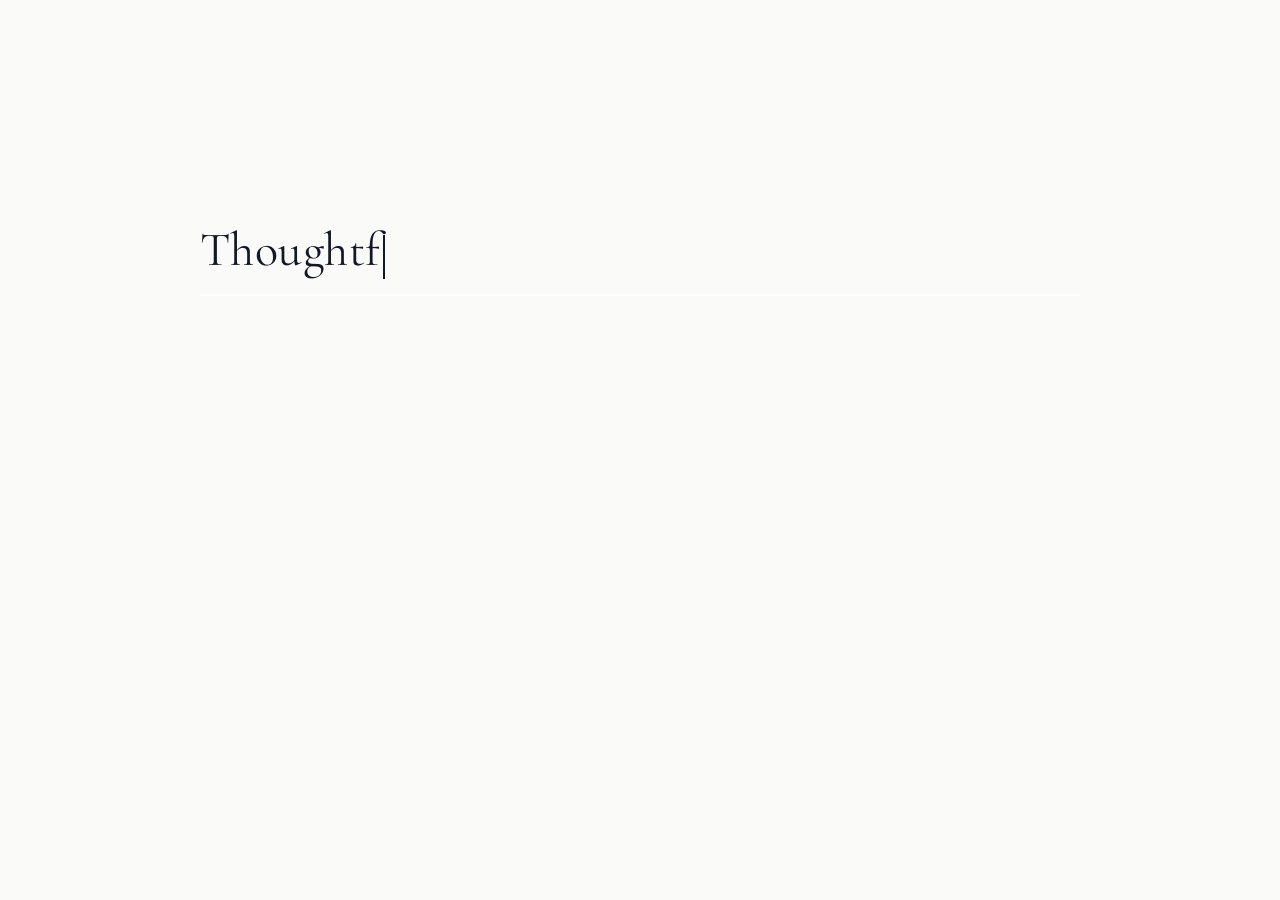
<file: index.html>
<!DOCTYPE HTML>
<!--
	Minimal hello page — same theme as index, fade-in only.
-->
<html>
	<head>
		<title>Hello · Billy Koech</title>
		<meta charset="utf-8" />
		<meta name="viewport" content="width=device-width, initial-scale=1, user-scalable=no" />
		<link rel="stylesheet" href="assets/css/main.css" />
		<link rel="stylesheet" href="assets/css/custom.css" />
		<noscript><link rel="stylesheet" href="assets/css/noscript.css" /></noscript>
	</head>
	<body class="is-preload homepage hello-page">

		<!-- Wrapper -->
			<div id="wrapper">

				<!-- Banner -->
					<section id="banner" class="major">
						<div class="inner">
							<header class="major">
								<h1><span id="typed1"></span><span class="cursor" id="cursor1" aria-hidden="true"></span></h1>
							</header>
							<div class="content">
								<p><span id="typed2"></span><span class="cursor" id="cursor2" aria-hidden="true"></span></p>
								<p><span id="typed3"></span><span class="cursor" id="cursor3" aria-hidden="true"></span></p>
							</div>
						</div>
					</section>

			</div>

		<!-- Scripts — vanilla preload only (no Forty/jQuery stack on this page) -->
			<script>
				(function() {
					window.addEventListener('load', function() {
						window.setTimeout(function() {
							document.body.classList.remove('is-preload');
						}, 100);
					});
				})();
			</script>
			<script>
				(function() {
					var line1 = "Thoughtful systems at the intersection of hardware, software, and people.";
					var line2 = "Hello, I am Billy. I spends a lot of time thinking about how technology shapes the future.";
					var line3 = "Today's question: What comes after LLMs, agents, and physical AI? Is a digital organism truly possible?";
					var delay = 45;
					var cursor1 = document.getElementById("cursor1");
					var cursor2 = document.getElementById("cursor2");
					var cursor3 = document.getElementById("cursor3");
					var typed1 = document.getElementById("typed1");
					var typed2 = document.getElementById("typed2");
					var typed3 = document.getElementById("typed3");
					if (!cursor2 || !typed1 || !typed2 || !cursor3 || !typed3) return;
					cursor2.style.visibility = "hidden";
					cursor3.style.visibility = "hidden";
					function typeLine(el, text, onDone) {
						var i = 0;
						function step() {
							if (i < text.length) {
								el.appendChild(document.createTextNode(text[i]));
								i++;
								setTimeout(step, delay);
							} else if (onDone) onDone();
						}
						step();
					}
					function startTyping() {
						typeLine(typed1, line1, function() {
							if (cursor1) cursor1.style.visibility = "hidden";
							if (cursor2) cursor2.style.visibility = "visible";
							typeLine(typed2, line2, function() {
								if (cursor2) cursor2.style.visibility = "hidden";
								if (cursor3) cursor3.style.visibility = "visible";
								typeLine(typed3, line3, function() { /* leave cursor3 visible so it keeps blinking */ });
							});
						});
					}
					if (document.readyState === "loading") {
						document.addEventListener("DOMContentLoaded", function() {
							setTimeout(startTyping, 800);
						});
					} else {
						setTimeout(startTyping, 800);
					}
				})();
			</script>

	</body>
</html>
</file>
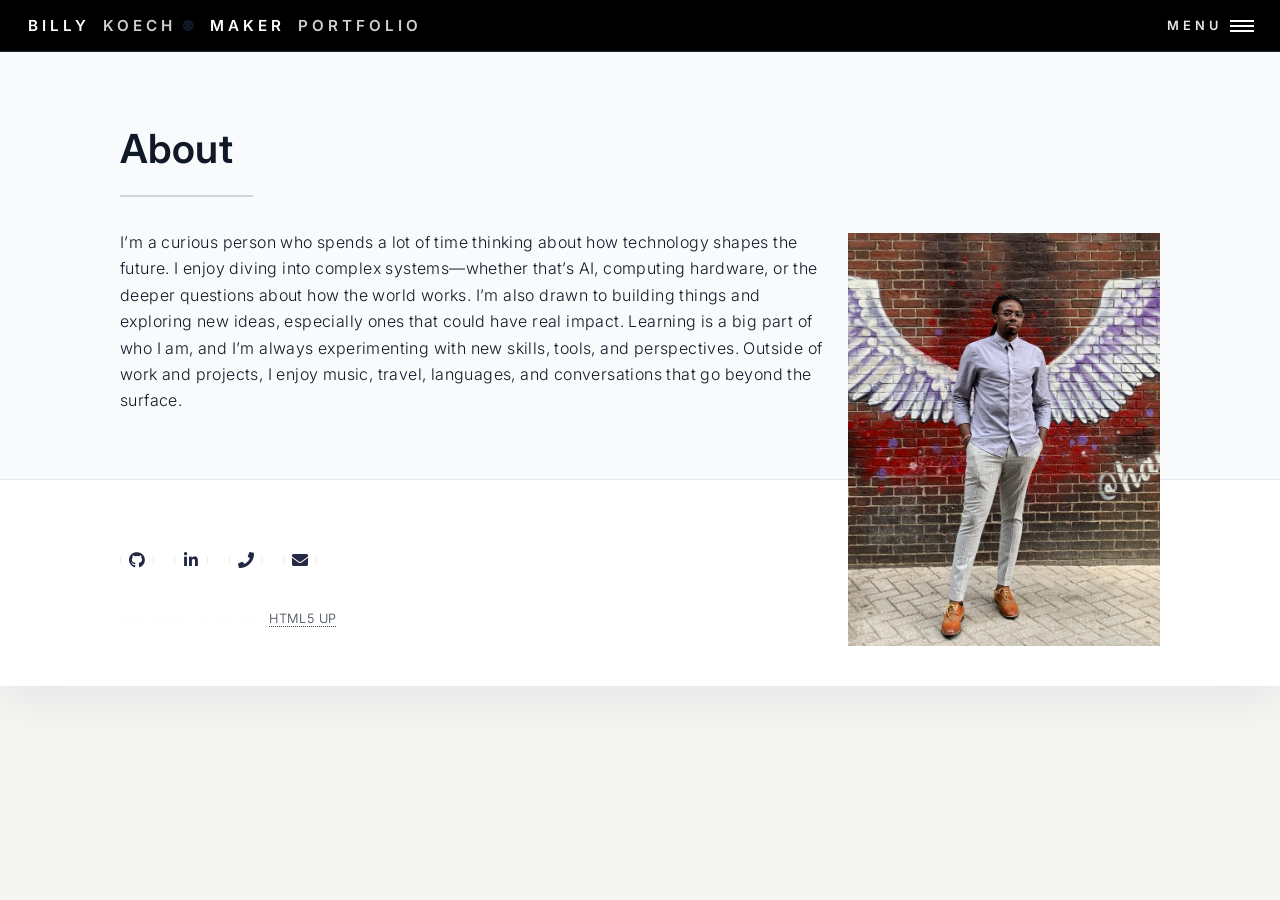
<file: archive/portfolio2/about.html>
<!DOCTYPE HTML>
<!--
	Forty by HTML5 UP
	html5up.net | @ajlkn
	Free for personal and commercial use under the CCA 3.0 license (html5up.net/license)
-->
<html>
	<head>
		<title>Billy Koech Portfolio</title>
		<meta charset="utf-8" />
		<meta name="viewport" content="width=device-width, initial-scale=1, user-scalable=no" />
		<link rel="stylesheet" href="assets/css/main.css" />
		<link rel="stylesheet" href="assets/css/custom.css" />
		<noscript><link rel="stylesheet" href="assets/css/noscript.css" /></noscript>
	</head>
	<body class="is-preload project-page">

		<!-- Wrapper -->
			<div id="wrapper">

				<!-- Header -->
					<header id="header" class="alt style2">
						<a href="index.html" class="logo">
							<strong>Billy</strong> <span>Koech</span>
							&#9865;
							<strong>Maker</strong> <span>Portfolio</span>
						</a>
						
						<nav>
							<a href="#menu">Menu</a>
						</nav>
					</header>

				<!-- Menu -->
					<nav id="menu">
						<ul class="links">
							<li><a href="index.html">Engineering </a></li>
							
							<li><a href="papers.html">Papers</a></li>
							<li><a href="http://athousandhertz.webflow.io/">Art</a></li>
							<li><a href="about.html">About Me</a></li>
						</ul>
					</nav>




				<!-- Main -->
					<div id="main" class="alt">

						<!-- One -->
							<section id="one">
								<div class="inner">
									<header class="major">
										<h1>About</h1>
									</header>
									<p><span class="image right"><img src="images/billy3.jpeg" alt="" /></span>
										I’m a curious person who spends a lot of time thinking about how technology shapes the future. I enjoy diving into complex systems—whether that’s AI, computing hardware, or the deeper questions about how the world works. I’m also drawn to building things and exploring new ideas, especially ones that could have real impact. Learning is a big part of who I am, and I’m always experimenting with new skills, tools, and perspectives. Outside of work and projects, I enjoy music, travel, languages, and conversations that go beyond the surface.
									
								</div>
							</section>


					</div>

					

				

				<!-- Footer -->
					<footer id="footer">
						<div class="inner">
							<ul class="icons">
								<li><a href="https://github.com/kimkoech" class="icon brands alt fa-github"><span class="label">GitHub</span></a></li>
								<li><a href="https://www.linkedin.com/in/billy-koech-655576173" class="icon brands alt fa-linkedin-in"><span class="label">LinkedIn</span></a></li>
								<li><a href="tel:6177106745" class="icon solid alt fa-phone"><span class="label">Phone</span></a></li>
								<li><a href="mailto:bkkoech@college.harvad.edu" class="icon solid alt fa-envelope"><span class="label">Email</span></a></li>
							</ul>
							<ul class="copyright">
								<li>Billy Koech</li><li>Design: <a href="https://html5up.net">HTML5 UP</a></li>
							</ul>
						</div>
					</footer>

			</div>

		<!-- Scripts -->
			<script src="assets/js/jquery.min.js"></script>
			<script src="assets/js/jquery.scrolly.min.js"></script>
			<script src="assets/js/jquery.scrollex.min.js"></script>
			<script src="assets/js/browser.min.js"></script>
			<script src="assets/js/breakpoints.min.js"></script>
			<script src="assets/js/util.js"></script>
			<script src="assets/js/main.js"></script>

	</body>
</html>
</file>
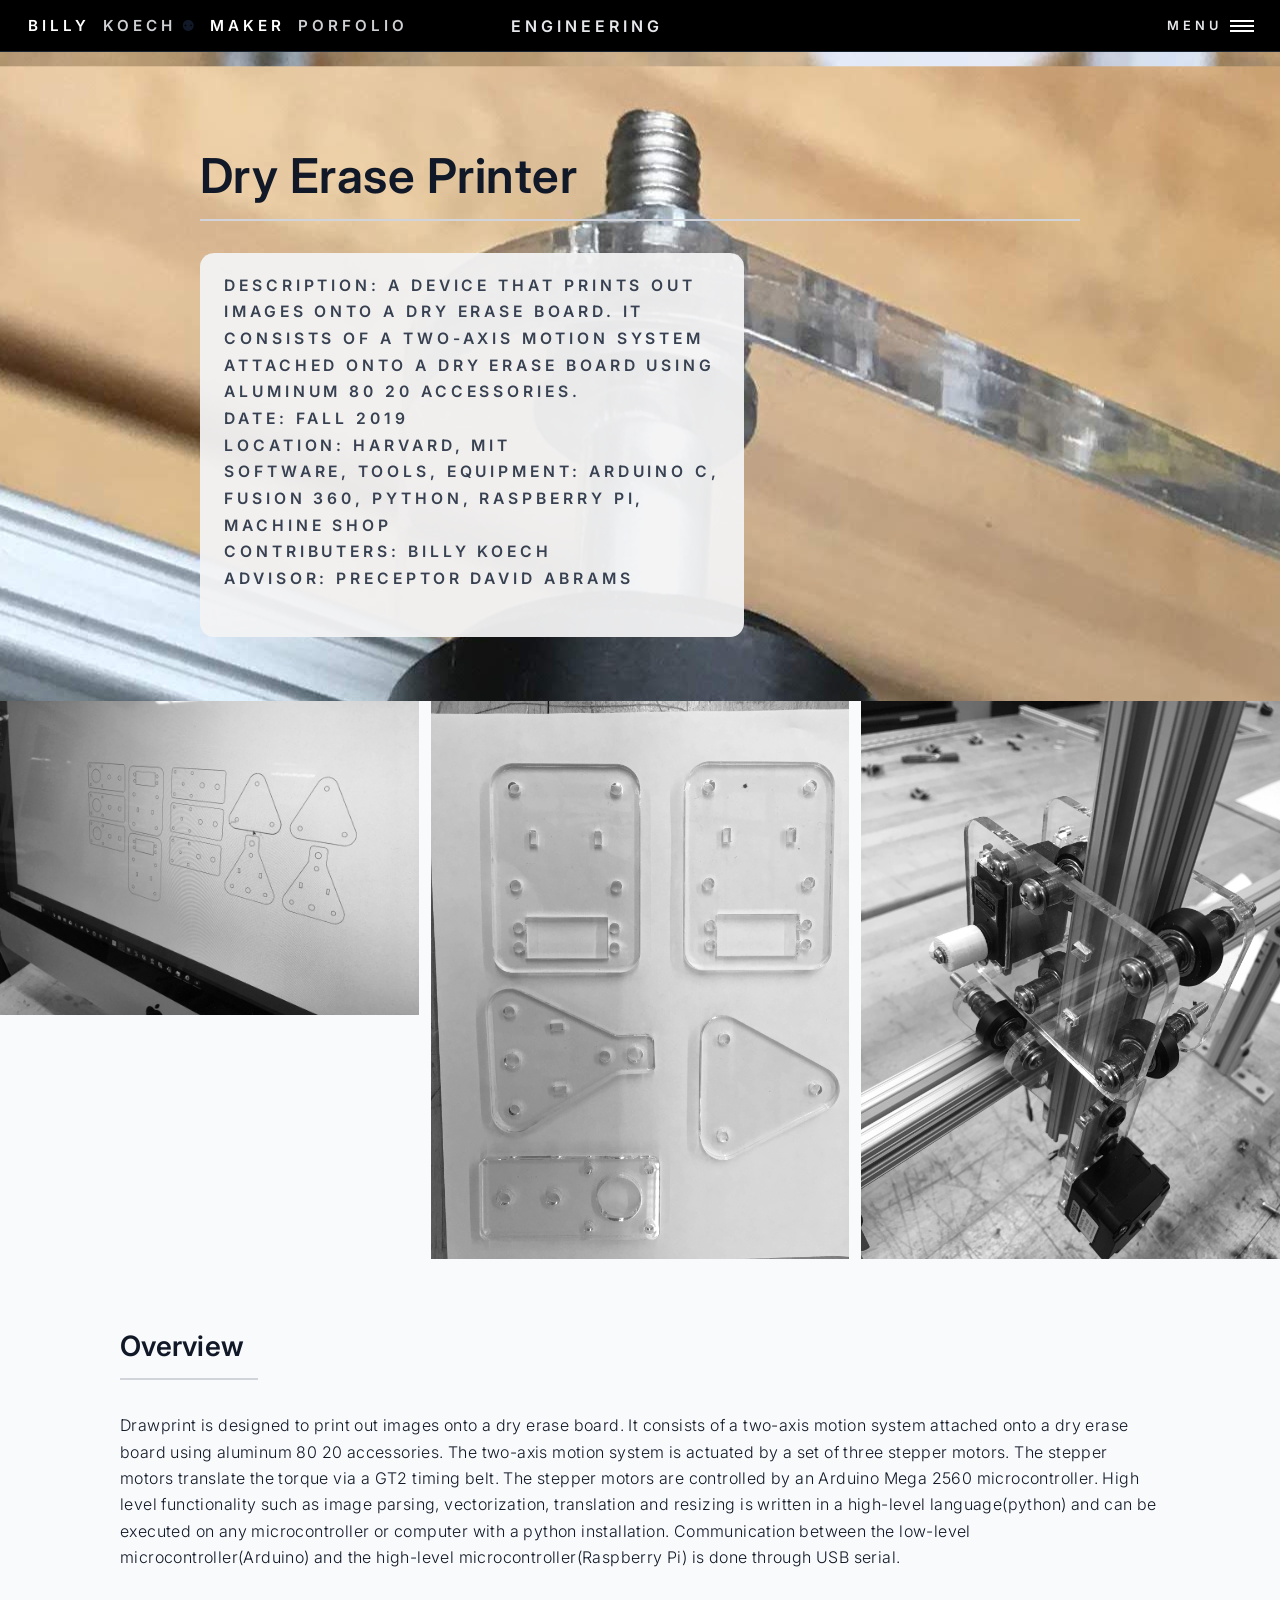
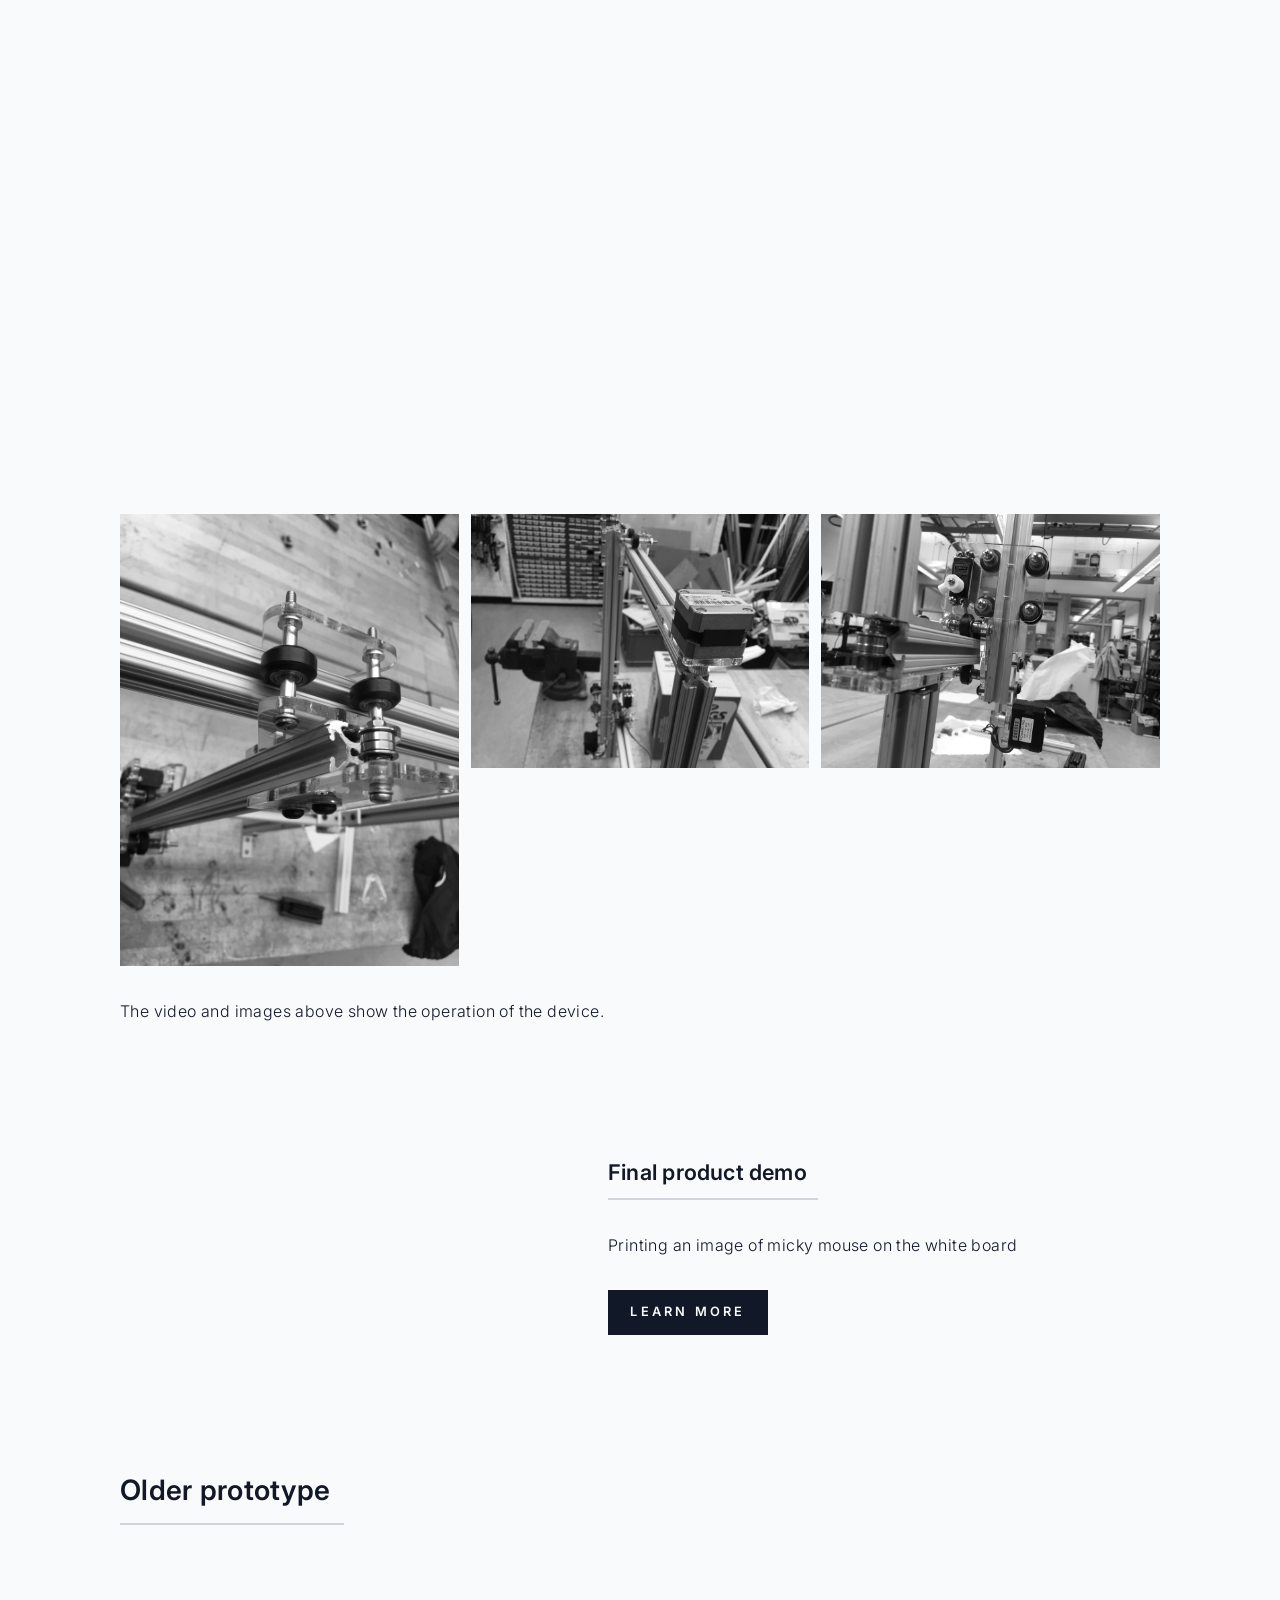
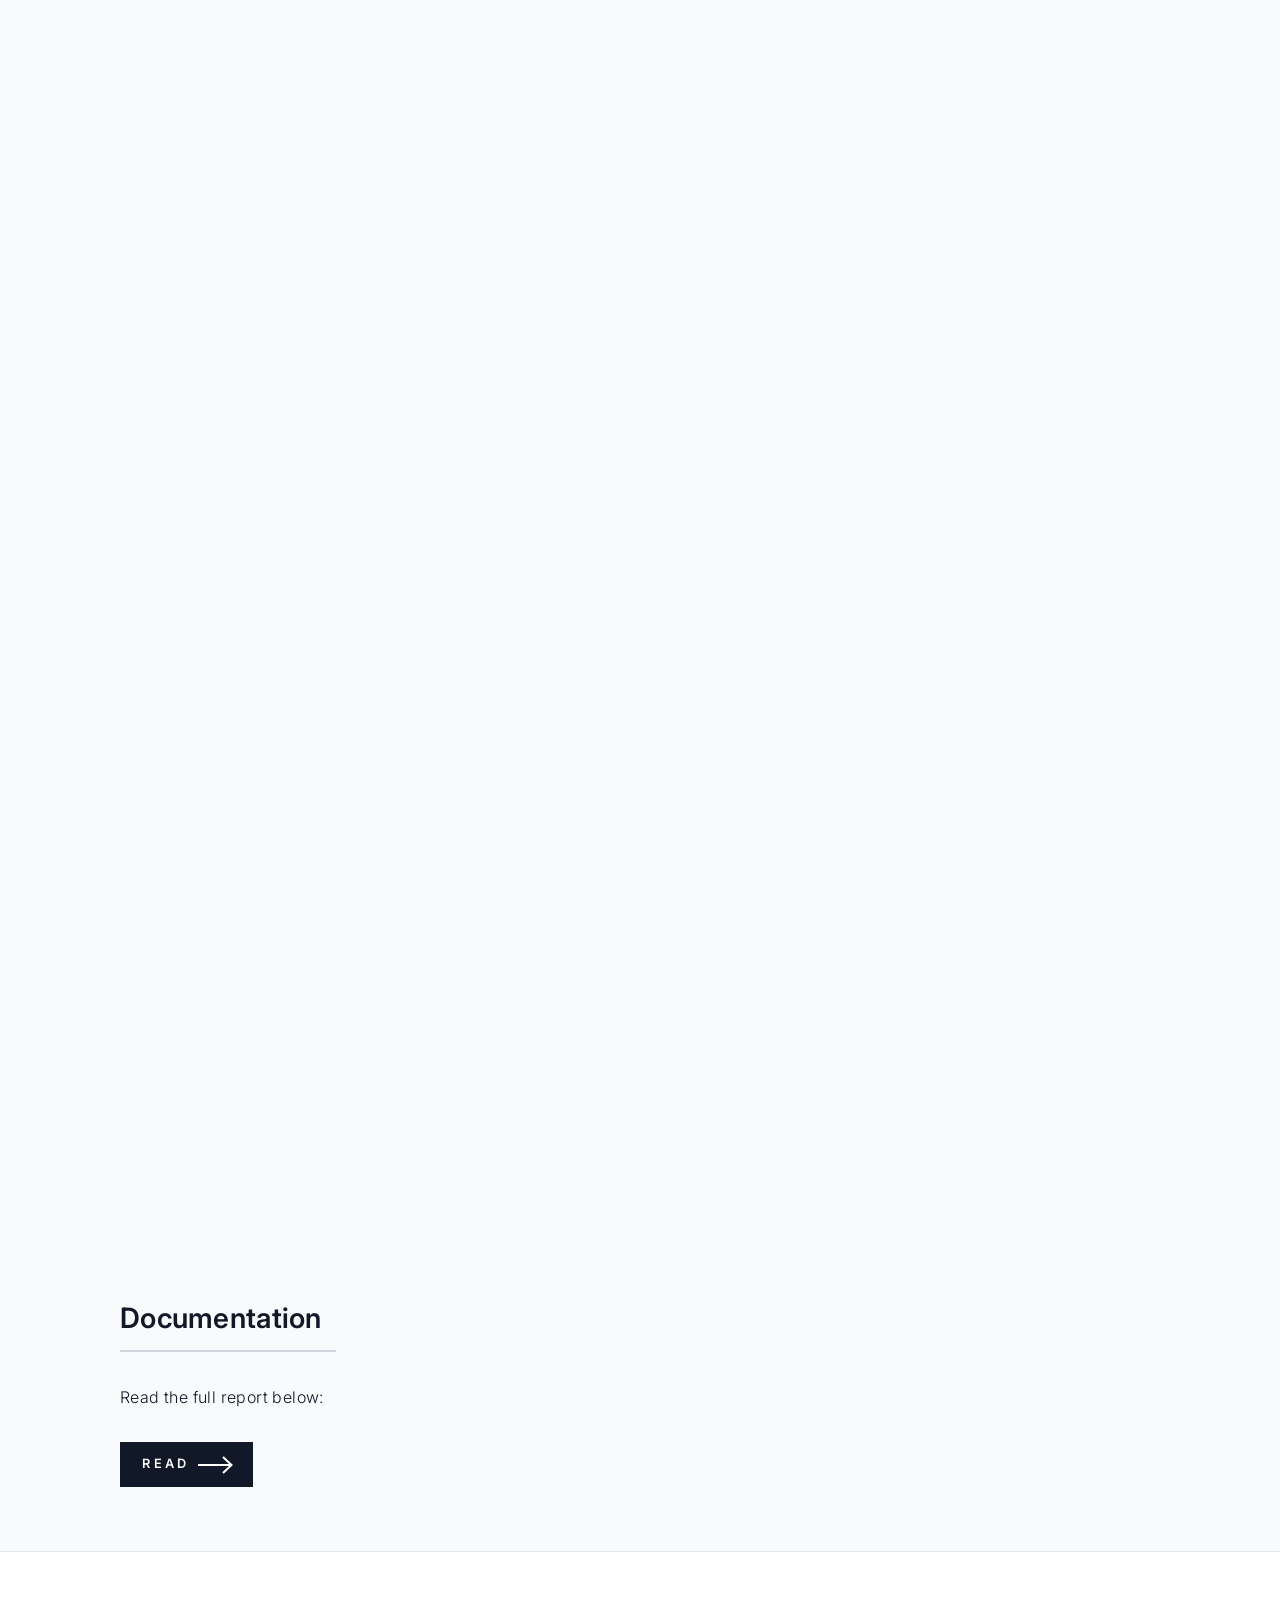
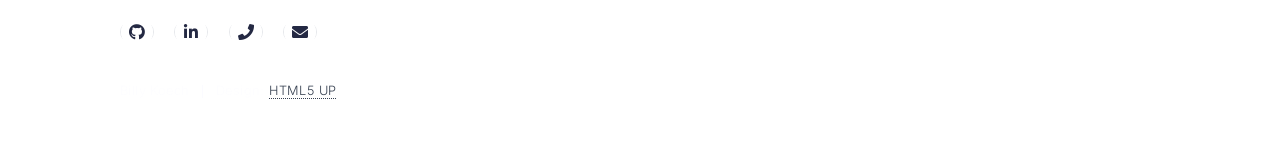
<file: archive/portfolio2/dry_erase_printer.html>
<!DOCTYPE HTML>
<!--
	Forty by HTML5 UP
	html5up.net | @ajlkn
	Free for personal and commercial use under the CCA 3.0 license (html5up.net/license)
-->
<html>
	<head>
		<title>Billy Koech Portfolio</title>
		<meta charset="utf-8" />
		<meta name="viewport" content="width=device-width, initial-scale=1, user-scalable=no" />
		<link rel="stylesheet" href="assets/css/main.css" />
		<link rel="stylesheet" href="assets/css/custom.css" />
		<noscript><link rel="stylesheet" href="assets/css/noscript.css" /></noscript>
	</head>
	<body class="is-preload project-page">

		<!-- Wrapper -->
			<div id="wrapper">

				<!-- Header -->
				<!-- Note: The "styleN" class below should match that of the banner element. -->
					<header id="header" class="alt style2">
						<a href="index.html" class="logo">
							<strong>Billy</strong> <span>Koech</span>
							&#9865;
							<strong>Maker</strong> <span>Porfolio</span>
						</a>
						
						<span style="text-indent :5em;">Engineering</span>
						<nav>
							<a href="#menu">Menu</a>
						</nav>
					</header>

				<!-- Menu -->
					<nav id="menu">
						<ul class="links">
							<li><a href="index.html">Engineering </a></li>
							
							<li><a href="papers.html">Papers</a></li>
							<li><a href="http://athousandhertz.webflow.io/">Art</a></li>
							<li><a href="about.html">About Me</a></li>
						</ul>
					</nav>

				<!-- Banner -->
				<!-- Note: The "styleN" class below should match that of the header element. -->
					<section id="banner" class="style2">
						<div class="inner">
							<span class="image">
								<img src="engineering_content/dry_erase_printer/header.jpeg" alt="" />
							</span>
							<header class="major">
								<h1>Dry Erase Printer</h1>
							</header>
							<div class="content">
								<p>
									Description: A device that prints out images onto a dry erase board. It consists of a two-axis motion system attached onto a dry erase board using aluminum 80 20 accessories.
									<br/>Date: Fall 2019
									<br/> Location: Harvard, MIT
									<br/>Software, Tools, Equipment: Arduino C, Fusion 360, Python, Raspberry Pi, Machine shop
									<br/>Contributers: Billy Koech
									<br/>Advisor: Preceptor David Abrams
								</p>
							</div>
						</div>
					</section>

				<!-- Main -->
					<div id="main">

						<!-- One -->
							<section id="one">
								<div class="row gtr-50 gtr-uniform">
															<div class="col-4"><span class="image fit"><img src="engineering_content/dry_erase_printer/1.jpeg" alt="" /></span></div>
															<div class="col-4"><span class="image fit"><img src="engineering_content/dry_erase_printer/2.jpeg" alt="" /></span></div>
															<div class="col-4"><span class="image fit"><img src="engineering_content/dry_erase_printer/3.jpeg" alt="" /></span></div>
															
														</div>
								<div class="inner">
									<header class="major">
										<h2>Overview</h2>
									</header>
									<p>Drawprint is designed to print out images onto a dry erase board. It consists of a two-axis motion system attached onto a dry erase board using aluminum 80 20 accessories. The two-axis motion system is actuated by a set of three stepper motors. The stepper motors translate the torque via a GT2 timing belt. The stepper motors are controlled by an Arduino Mega 2560 microcontroller. High level functionality such as image parsing, vectorization, translation and resizing is written in a high-level language(python) and can be executed on any microcontroller or computer with a python installation. Communication between the low-level microcontroller(Arduino) and the high-level microcontroller(Raspberry Pi) is done through USB serial.

							</p>


							<span class="image fit">
							<iframe class="image fit" src="https://myhub.autodesk360.com/ue2baf131/shares/public/SH56a43QTfd62c1cd968017e9b5acb07b2f8?mode=embed" width="640" height="480" allowfullscreen="true" webkitallowfullscreen="true" mozallowfullscreen="true"  frameborder="0"></iframe>
							</span>
													<div class="box alt">
														<div class="row gtr-50 gtr-uniform">
															<div class="col-4"><span class="image fit"><img src="engineering_content/dry_erase_printer/4.jpeg" alt="" /></span></div>
															<div class="col-4"><span class="image fit"><img src="engineering_content/dry_erase_printer/5.jpeg" alt="" /></span></div>
															<div class="col-4"><span class="image fit"><img src="engineering_content/dry_erase_printer/6.jpeg" alt="" /></span></div>
															
														</div>
													</div>
							
							<p>
								The video and images above show the operation of the device.
							</p>
								</div>
							</section>

						<!-- Two -->
							<section id="two" class="spotlights">
								<section>
									<iframe width="560" height="315" src="https://www.youtube.com/embed/oS5ywfKJ33A" frameborder="0" allow="accelerometer; autoplay; encrypted-media; gyroscope; picture-in-picture" allowfullscreen></iframe>

									<div class="content">
										<div class="inner">
											<header class="major">
												<h3>Final product demo</h3>
											</header>
											<p>Printing an image of micky mouse on the white board</p>
											<ul class="actions">
												<li><a href="papers_content/Koech_DrawPrint.pdf" class="button">Learn more</a></li>
											</ul>
										</div>
									</div>
								</section>
								
								
							</section>

							<!-- One-->
							<section id="one">
								<div class="inner">
									<header class="major">
										<h2>Older prototype</h2>
									</header>
									<iframe class= "image fit" src="https://myhub.autodesk360.com/ue2baf131/shares/public/SH56a43QTfd62c1cd96864525f27944cfc1e?mode=embed" width="640" height="480" allowfullscreen="true" webkitallowfullscreen="true" mozallowfullscreen="true"  frameborder="0"></iframe>
							</section>
						
						<!-- Video -->
						<div class="inner">					
						<span class="image fit">
													<iframe class="image fit" height="600" src="https://www.youtube.com/embed/u8qqfVlqjJw" frameborder="0" allow="accelerometer; autoplay; encrypted-media; gyroscope; picture-in-picture" allowfullscreen></iframe>
													</span>
						</div>


						<!-- Three -->
							<section id="three">
								<div class="inner">
									<header class="major">
										<h2>Documentation</h2>
									</header>
									<p>Read the full report below:</p>
									<ul class="actions">
										<li><a href="papers_content/Koech_DrawPrint.pdf" class="button next">Read</a></li>
									</ul>
								</div>
							</section>

					</div>

				<!-- Footer -->
					<footer id="footer">
						<div class="inner">
							<ul class="icons">
								<li><a href="https://github.com/kimkoech" class="icon brands alt fa-github"><span class="label">GitHub</span></a></li>
								<li><a href="https://www.linkedin.com/in/billy-koech-655576173" class="icon brands alt fa-linkedin-in"><span class="label">LinkedIn</span></a></li>
								<li><a href="tel:6177106745" class="icon solid alt fa-phone"><span class="label">Phone</span></a></li>
								<li><a href="mailto:bkkoech@college.harvad.edu" class="icon solid alt fa-envelope"><span class="label">Email</span></a></li>
							</ul>
							<ul class="copyright">
								<li>Billy Koech</li><li>Design: <a href="https://html5up.net">HTML5 UP</a></li>
							</ul>
						</div>
					</footer>

			</div>

		<!-- Scripts -->
			<script src="assets/js/jquery.min.js"></script>
			<script src="assets/js/jquery.scrolly.min.js"></script>
			<script src="assets/js/jquery.scrollex.min.js"></script>
			<script src="assets/js/browser.min.js"></script>
			<script src="assets/js/breakpoints.min.js"></script>
			<script src="assets/js/util.js"></script>
			<script src="assets/js/main.js"></script>

	</body>
</html>
</file>
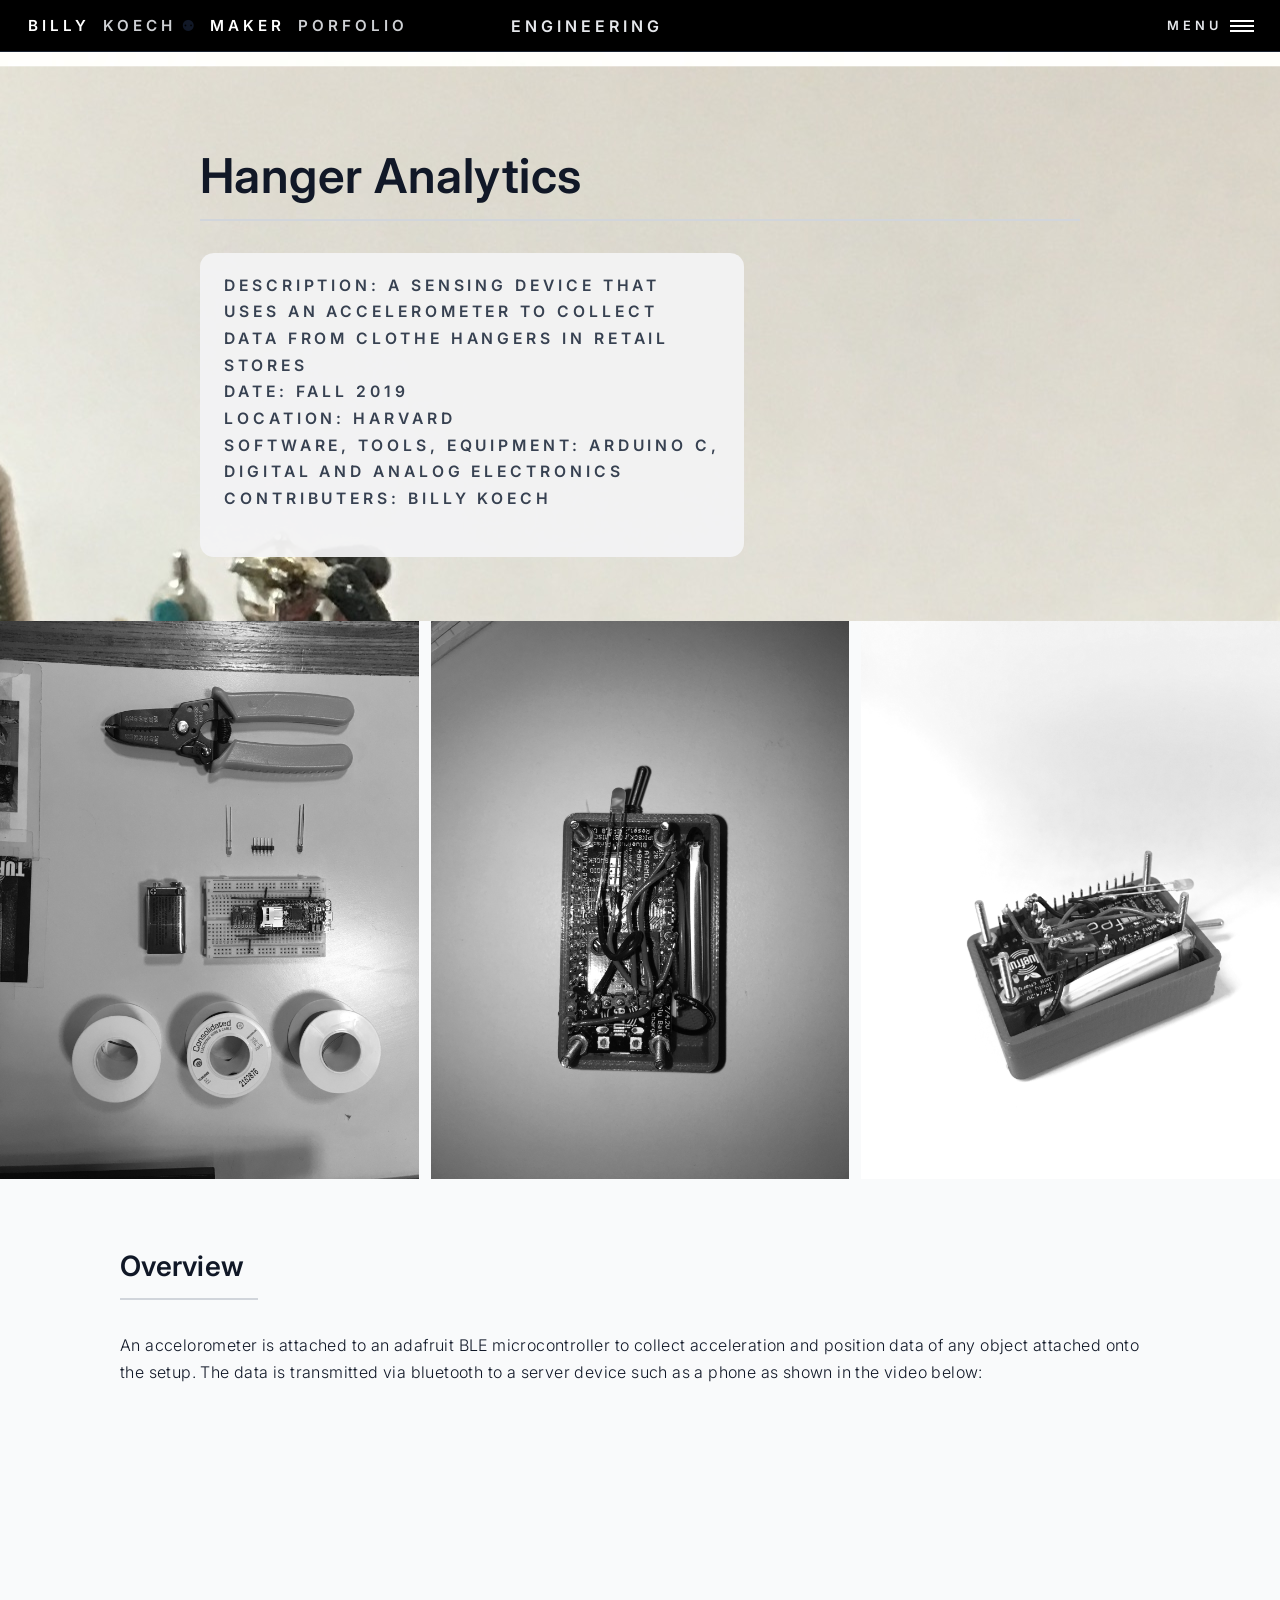
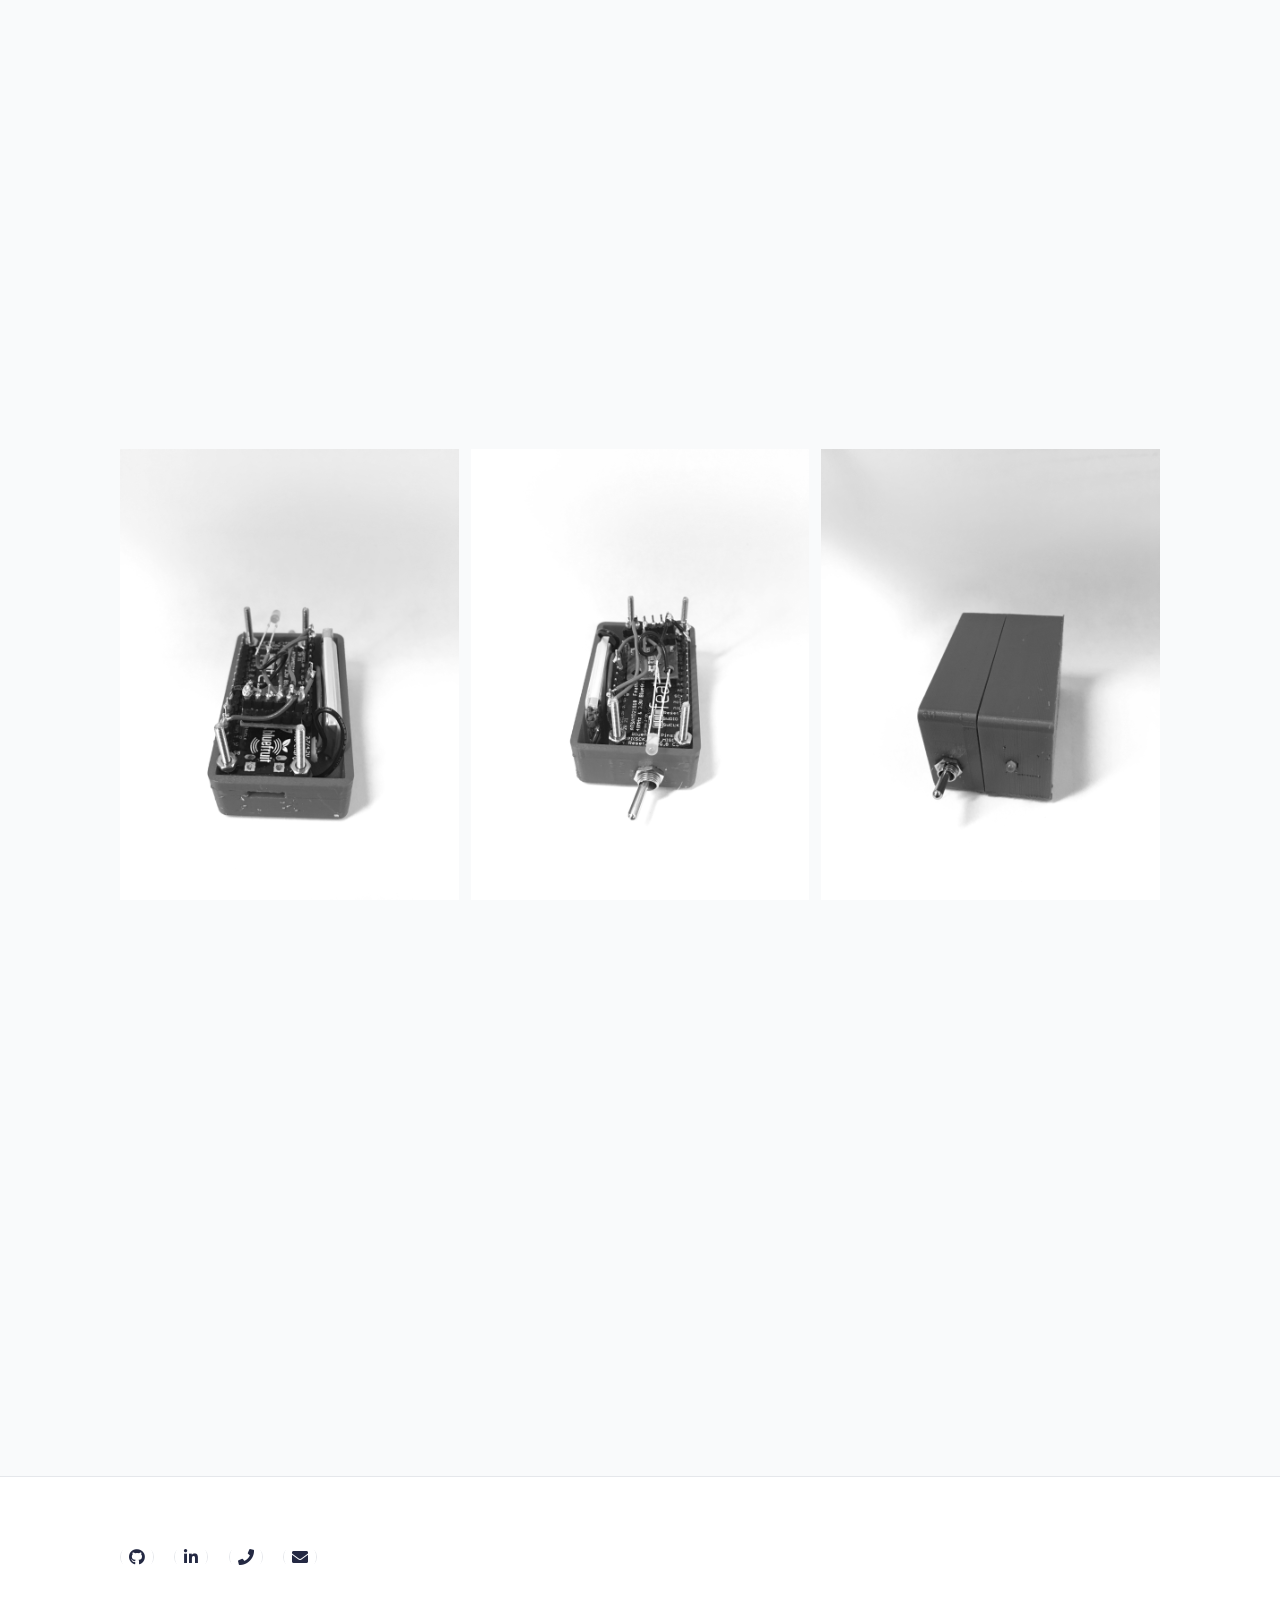
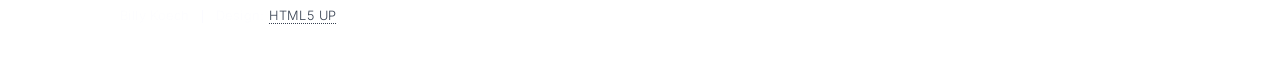
<file: archive/portfolio2/hanger_analytics.html>
<!DOCTYPE HTML>
<!--
	Forty by HTML5 UP
	html5up.net | @ajlkn
	Free for personal and commercial use under the CCA 3.0 license (html5up.net/license)
-->
<html>
	<head>
		<title>Billy Koech Portfolio</title>
		<meta charset="utf-8" />
		<meta name="viewport" content="width=device-width, initial-scale=1, user-scalable=no" />
		<link rel="stylesheet" href="assets/css/main.css" />
		<link rel="stylesheet" href="assets/css/custom.css" />
		<noscript><link rel="stylesheet" href="assets/css/noscript.css" /></noscript>
	</head>
	<body class="is-preload project-page">

		<!-- Wrapper -->
			<div id="wrapper">

				<!-- Header -->
				<!-- Note: The "styleN" class below should match that of the banner element. -->
					<header id="header" class="alt style2">
						<a href="index.html" class="logo">
							<strong>Billy</strong> <span>Koech</span>
							&#9865;
							<strong>Maker</strong> <span>Porfolio</span>
						</a>
						
						<span style="text-indent :5em;">Engineering</span>
						<nav>
							<a href="#menu">Menu</a>
						</nav>
					</header>

				<!-- Menu -->
					<nav id="menu">
						<ul class="links">
							<li><a href="index.html">Engineering </a></li>
							
							<li><a href="papers.html">Papers</a></li>
							<li><a href="http://athousandhertz.webflow.io/">Art</a></li>
							<li><a href="about.html">About Me</a></li>
						</ul>
					</nav>

				<!-- Banner -->
				<!-- Note: The "styleN" class below should match that of the header element. -->
					<section id="banner" class="style2">
						<div class="inner">
							<span class="image">
								<img src="engineering_content/hanger_analytics/header.jpeg" alt="" />
							</span>
							<header class="major">
								<h1>Hanger Analytics</h1>
							</header>
							<div class="content">
								<p>
									Description: A sensing device that uses an accelerometer to collect data from clothe hangers in retail stores
									<br/>Date: Fall 2019
									<br/> Location: Harvard
									<br/>Software, Tools, Equipment: Arduino C, Digital and Analog electronics
									<br/>Contributers: Billy Koech
									
								</p>
							</div>
						</div>
					</section>

				<!-- Main -->
					<div id="main">

						<!-- One -->
							<section id="one">
								<div class="row gtr-50 gtr-uniform">
															<div class="col-4"><span class="image fit"><img src="engineering_content/hanger_analytics/1.jpeg" alt="" /></span></div>
															<div class="col-4"><span class="image fit"><img src="engineering_content/hanger_analytics/2.jpeg" alt="" /></span></div>
															<div class="col-4"><span class="image fit"><img src="engineering_content/hanger_analytics/3.jpeg" alt="" /></span></div>
															
														</div>
								<div class="inner">
									<header class="major">
										<h2>Overview</h2>
									</header>
									<p>An accelorometer is attached to an adafruit BLE microcontroller to collect acceleration and position data of any object attached onto the setup. The data is transmitted via bluetooth to a server device such as a phone as shown in the video below:
							</p>


							<span class="image fit">
							<iframe class="image fit" height="600" src="https://www.youtube.com/embed/L_3hNwnCLu0" frameborder="0" allow="accelerometer; autoplay; encrypted-media; gyroscope; picture-in-picture" allowfullscreen></iframe>
							
							</span>
													<div class="box alt">
														<div class="row gtr-50 gtr-uniform">
															<div class="col-4"><span class="image fit"><img src="engineering_content/hanger_analytics/4.jpeg" alt="" /></span></div>
															<div class="col-4"><span class="image fit"><img src="engineering_content/hanger_analytics/5.jpeg" alt="" /></span></div>
															<div class="col-4"><span class="image fit"><img src="engineering_content/hanger_analytics/6.jpeg" alt="" /></span></div>
															
														</div>
													</div>
							
							<span class="image fit">
							<iframe class="image fit" src="https://myhub.autodesk360.com/ue2baf131/shares/public/SH56a43QTfd62c1cd968ab1485f93b502344?mode=embed" width="640" height="480" allowfullscreen="true" webkitallowfullscreen="true" mozallowfullscreen="true"  frameborder="0"></iframe>

							</span>
								</div>
							</section>


					</div>

				<!-- Footer -->
					<footer id="footer">
						<div class="inner">
							<ul class="icons">
								<li><a href="https://github.com/kimkoech" class="icon brands alt fa-github"><span class="label">GitHub</span></a></li>
								<li><a href="https://www.linkedin.com/in/billy-koech-655576173" class="icon brands alt fa-linkedin-in"><span class="label">LinkedIn</span></a></li>
								<li><a href="tel:6177106745" class="icon solid alt fa-phone"><span class="label">Phone</span></a></li>
								<li><a href="mailto:bkkoech@college.harvad.edu" class="icon solid alt fa-envelope"><span class="label">Email</span></a></li>
							</ul>
							<ul class="copyright">
								<li>Billy Koech</li><li>Design: <a href="https://html5up.net">HTML5 UP</a></li>
							</ul>
						</div>
					</footer>

			</div>

		<!-- Scripts -->
			<script src="assets/js/jquery.min.js"></script>
			<script src="assets/js/jquery.scrolly.min.js"></script>
			<script src="assets/js/jquery.scrollex.min.js"></script>
			<script src="assets/js/browser.min.js"></script>
			<script src="assets/js/breakpoints.min.js"></script>
			<script src="assets/js/util.js"></script>
			<script src="assets/js/main.js"></script>

	</body>
</html>
</file>
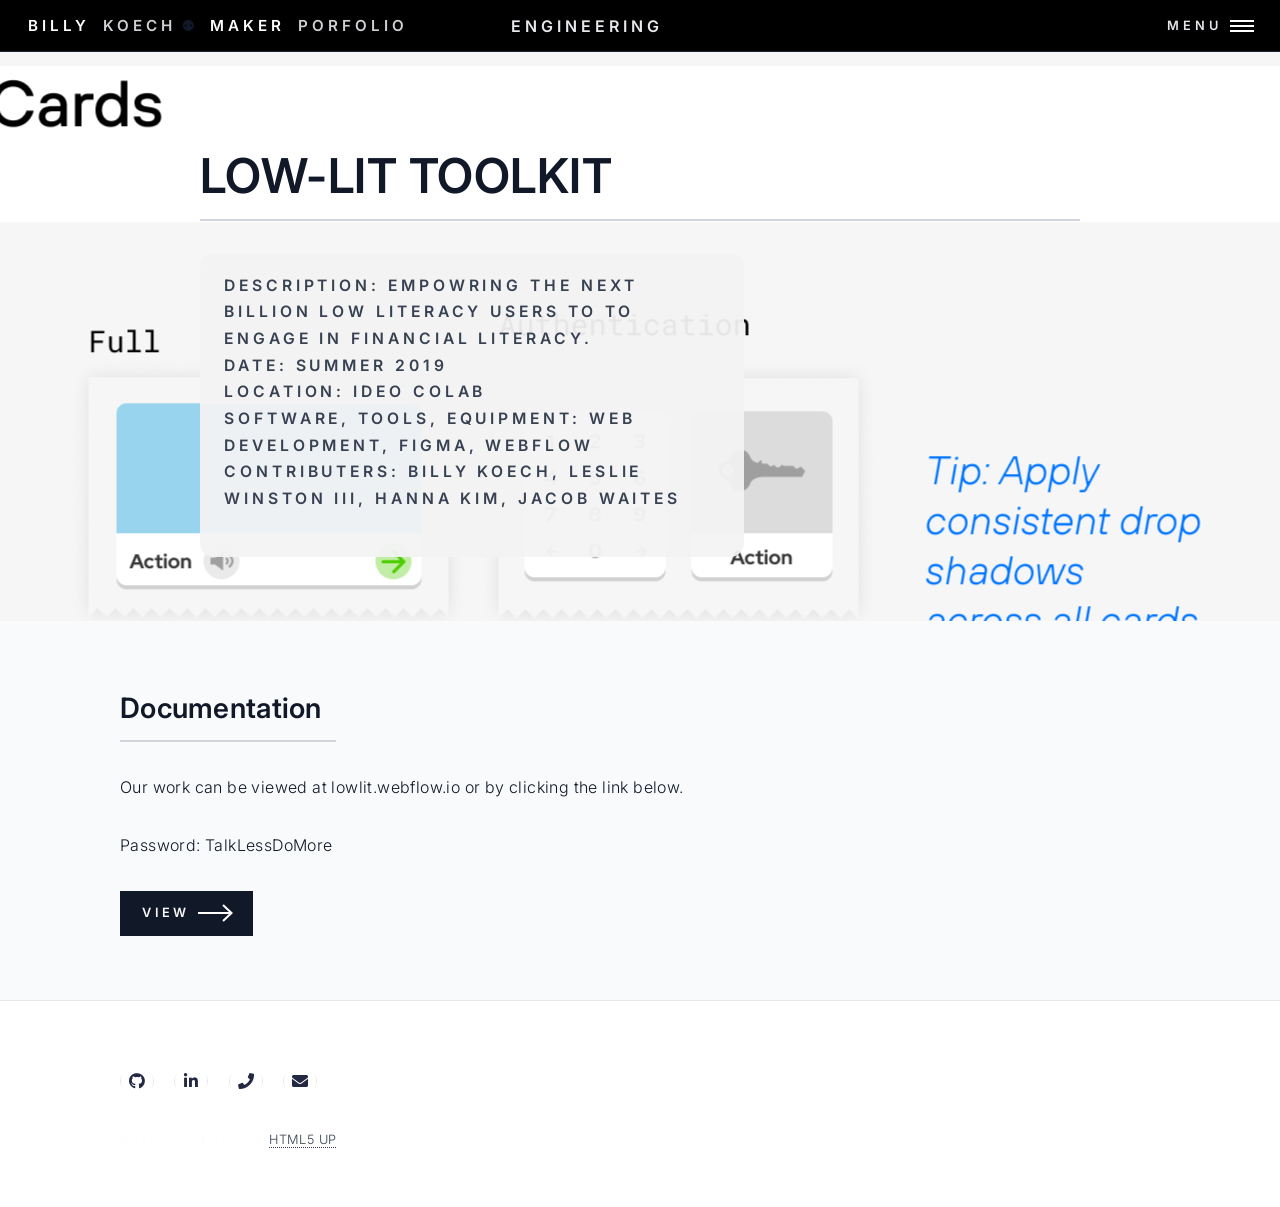
<file: archive/portfolio2/lowlit_toolkit.html>
<!DOCTYPE HTML>
<!--
	Forty by HTML5 UP
	html5up.net | @ajlkn
	Free for personal and commercial use under the CCA 3.0 license (html5up.net/license)
-->
<html>
	<head>
		<title>Billy Koech Portfolio</title>
		<meta charset="utf-8" />
		<meta name="viewport" content="width=device-width, initial-scale=1, user-scalable=no" />
		<link rel="stylesheet" href="assets/css/main.css" />
		<link rel="stylesheet" href="assets/css/custom.css" />
		<noscript><link rel="stylesheet" href="assets/css/noscript.css" /></noscript>
	</head>
	<body class="is-preload project-page">

		<!-- Wrapper -->
			<div id="wrapper">

				<!-- Header -->
				<!-- Note: The "styleN" class below should match that of the banner element. -->
					<header id="header" class="alt style2">
						<a href="index.html" class="logo">
							<strong>Billy</strong> <span>Koech</span>
							&#9865;
							<strong>Maker</strong> <span>Porfolio</span>
						</a>
						
						<span style="text-indent :5em;">Engineering</span>
						<nav>
							<a href="#menu">Menu</a>
						</nav>
					</header>

				<!-- Menu -->
					<nav id="menu">
						<ul class="links">
							<li><a href="index.html">Engineering </a></li>
							
							<li><a href="papers.html">Papers</a></li>
							<li><a href="http://athousandhertz.webflow.io/">Art</a></li>
							<li><a href="about.html">About Me</a></li>
						</ul>
					</nav>

				<!-- Banner -->
				<!-- Note: The "styleN" class below should match that of the header element. -->
					<section id="banner" class="style2">
						<div class="inner">
							<span class="image">
								<img src="engineering_content/lowlit_toolkit/FunctionButtons.jpg" alt="" />
							</span>
							<header class="major">
								<h1>LOW-LIT TOOLKIT</h1>
							</header>
							<div class="content">
								<p>
									Description: Empowring the next billion low literacy users to to engage in financial literacy.
									<br/>Date: Summer 2019
									<br/> Location: IDEO Colab
									<br/>Software, Tools, Equipment: Web development, Figma, webflow
									<br/>Contributers: Billy Koech, Leslie Winston III, Hanna Kim, Jacob Waites
									
								</p>
							</div>
						</div>
					</section>

				<!-- Main -->
					<div id="main">

						<!-- One -->
							

							<!-- Three -->
							<section id="three">
								<div class="inner">
									<header class="major">
										<h2>Documentation</h2>
									</header>
									<P>Our work can be viewed at lowlit.webflow.io or by clicking the link below.</p>
									<p>Password: TalkLessDoMore</p>
									<ul class="actions">
										<li><a href="http://lowlit.webflow.io" class="button next">View</a></li>
									</ul>
								</div>
							</section>


					</div>

				<!-- Footer -->
					<footer id="footer">
						<div class="inner">
							<ul class="icons">
								<li><a href="https://github.com/kimkoech" class="icon brands alt fa-github"><span class="label">GitHub</span></a></li>
								<li><a href="https://www.linkedin.com/in/billy-koech-655576173" class="icon brands alt fa-linkedin-in"><span class="label">LinkedIn</span></a></li>
								<li><a href="tel:6177106745" class="icon solid alt fa-phone"><span class="label">Phone</span></a></li>
								<li><a href="mailto:bkkoech@college.harvad.edu" class="icon solid alt fa-envelope"><span class="label">Email</span></a></li>
							</ul>
							<ul class="copyright">
								<li>Billy Koech</li><li>Design: <a href="https://html5up.net">HTML5 UP</a></li>
							</ul>
						</div>
					</footer>

			</div>

		<!-- Scripts -->
			<script src="assets/js/jquery.min.js"></script>
			<script src="assets/js/jquery.scrolly.min.js"></script>
			<script src="assets/js/jquery.scrollex.min.js"></script>
			<script src="assets/js/browser.min.js"></script>
			<script src="assets/js/breakpoints.min.js"></script>
			<script src="assets/js/util.js"></script>
			<script src="assets/js/main.js"></script>

	</body>
</html>
</file>
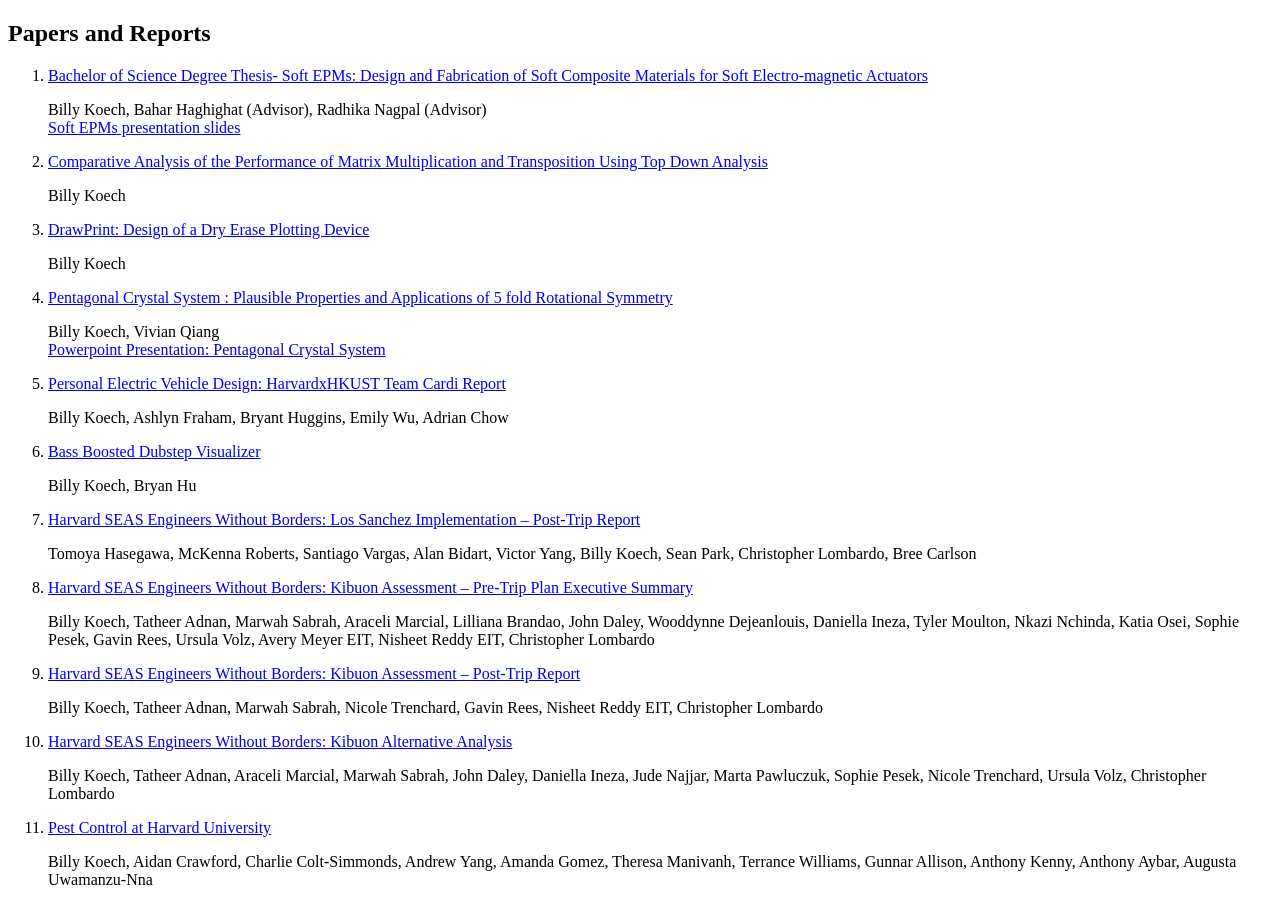
<file: archive/portfolio2/papers.html>
<!DOCTYPE html>
<html>
<body>

<h2>Papers and Reports</h2>
<ol>
	<li><a href="papers_content/Koech_Soft_Actuators_FINAL_SUBMISSION.pdf">Bachelor of Science Degree Thesis- Soft EPMs: Design and Fabrication of Soft Composite Materials for Soft Electro-magnetic Actuators</a>
		<p>
		Billy Koech, Bahar Haghighat (Advisor), Radhika Nagpal (Advisor)
		<br>
		<a href="papers_content/Koech_Soft_Actuators_FINAL_PRESENTATION.pdf">Soft EPMs presentation slides</a>
		</p>

	</li>
	<li><a href="papers_content/Koech_CS246_Final_matrix_top_down_analysis.pdf">Comparative Analysis of the Performance of Matrix Multiplication and Transposition Using Top Down Analysis</a>
		<p>
		Billy Koech
		</p>

	</li>

	<li><a href="papers_content/Koech_DrawPrint.pdf">DrawPrint: Design of a Dry Erase Plotting Device</a>
		<p>
		Billy Koech
		</p>
	</li>

	<li><a href="papers_content/online_Koech_ES190_Final_Project_Paper.pdf">Pentagonal Crystal System : Plausible Properties and Applications of 5 fold Rotational Symmetry</a>
		<p>
		Billy Koech, Vivian Qiang
		<br>
		<a href="papers_content/Koech_Qiang_presentation.pptx">Powerpoint Presentation: Pentagonal Crystal System</a>
		</p>
	</li>


	<li><a href="papers_content/HarvardxHKUST_team_cardi_report.pdf">Personal Electric Vehicle Design: HarvardxHKUST Team Cardi Report </a>
		<p>
		Billy Koech, Ashlyn Fraham, Bryant Huggins, Emily Wu, Adrian Chow
		</p>
	</li>



	<li><a href="papers_content/ES52_Final_Project_Report.pdf">Bass Boosted Dubstep Visualizer</a>
		<p>
		Billy Koech, Bryan Hu
		</p>
	</li>

	
	<li><a href="papers_content/[Submitted] Post Trip Report.pdf">Harvard SEAS Engineers Without Borders: Los Sanchez Implementation – Post-Trip Report </a>
		<p>
		Tomoya Hasegawa, McKenna Roberts, Santiago Vargas, Alan Bidart,
Victor Yang, Billy Koech, Sean Park, Christopher Lombardo, Bree
Carlson

		</p>
	</li>

	<li><a href="papers_content/SUBMITTED - Assessment-Pre-Trip-Plan-Rev-2-4-19.pdf">Harvard SEAS Engineers Without Borders: Kibuon Assessment – Pre-Trip Plan Executive Summary </a>
		<p>
		Billy Koech, Tatheer Adnan, Marwah Sabrah, Araceli Marcial, Lilliana Brandao, John Daley,
Wooddynne Dejeanlouis, Daniella Ineza, Tyler Moulton, Nkazi Nchinda, Katia Osei, Sophie
Pesek, Gavin Rees, Ursula Volz, Avery Meyer EIT, Nisheet Reddy EIT, Christopher Lombardo
		</p>

	</li>


	<li><a href="papers_content/SUBMITTED Assessment-Post-Trip-Report-Rev-2-4-2019.pdf">Harvard SEAS Engineers Without Borders: Kibuon Assessment – Post-Trip Report </a>
		<p>
		Billy Koech, Tatheer Adnan, Marwah Sabrah, Nicole Trenchard, Gavin Rees, Nisheet Reddy EIT, Christopher Lombardo
		</p>

	</li>


	<li><a href="papers_content/SUBMITTED Alternative Analysis - Kibuon - Fall 2019.pdf">Harvard SEAS Engineers Without Borders: Kibuon Alternative Analysis </a>
		<p>
		Billy Koech, Tatheer Adnan, Araceli Marcial, Marwah Sabrah, John Daley, Daniella
Ineza, Jude Najjar, Marta Pawluczuk, Sophie Pesek, Nicole Trenchard, Ursula Volz,
Christopher Lombardo
		</p>

	</li>

	<li><a href="papers_content/ES96_Final_Report.pdf">Pest Control at Harvard University</a>
		<p>
			Billy Koech, Aidan Crawford, Charlie Colt-Simmonds, Andrew Yang, Amanda
			Gomez, Theresa Manivanh, Terrance Williams, Gunnar Allison, Anthony Kenny, Anthony
			Aybar, Augusta Uwamanzu-Nna
		</p>

	</li>

	


</ol>


</body>
</html>
</file>
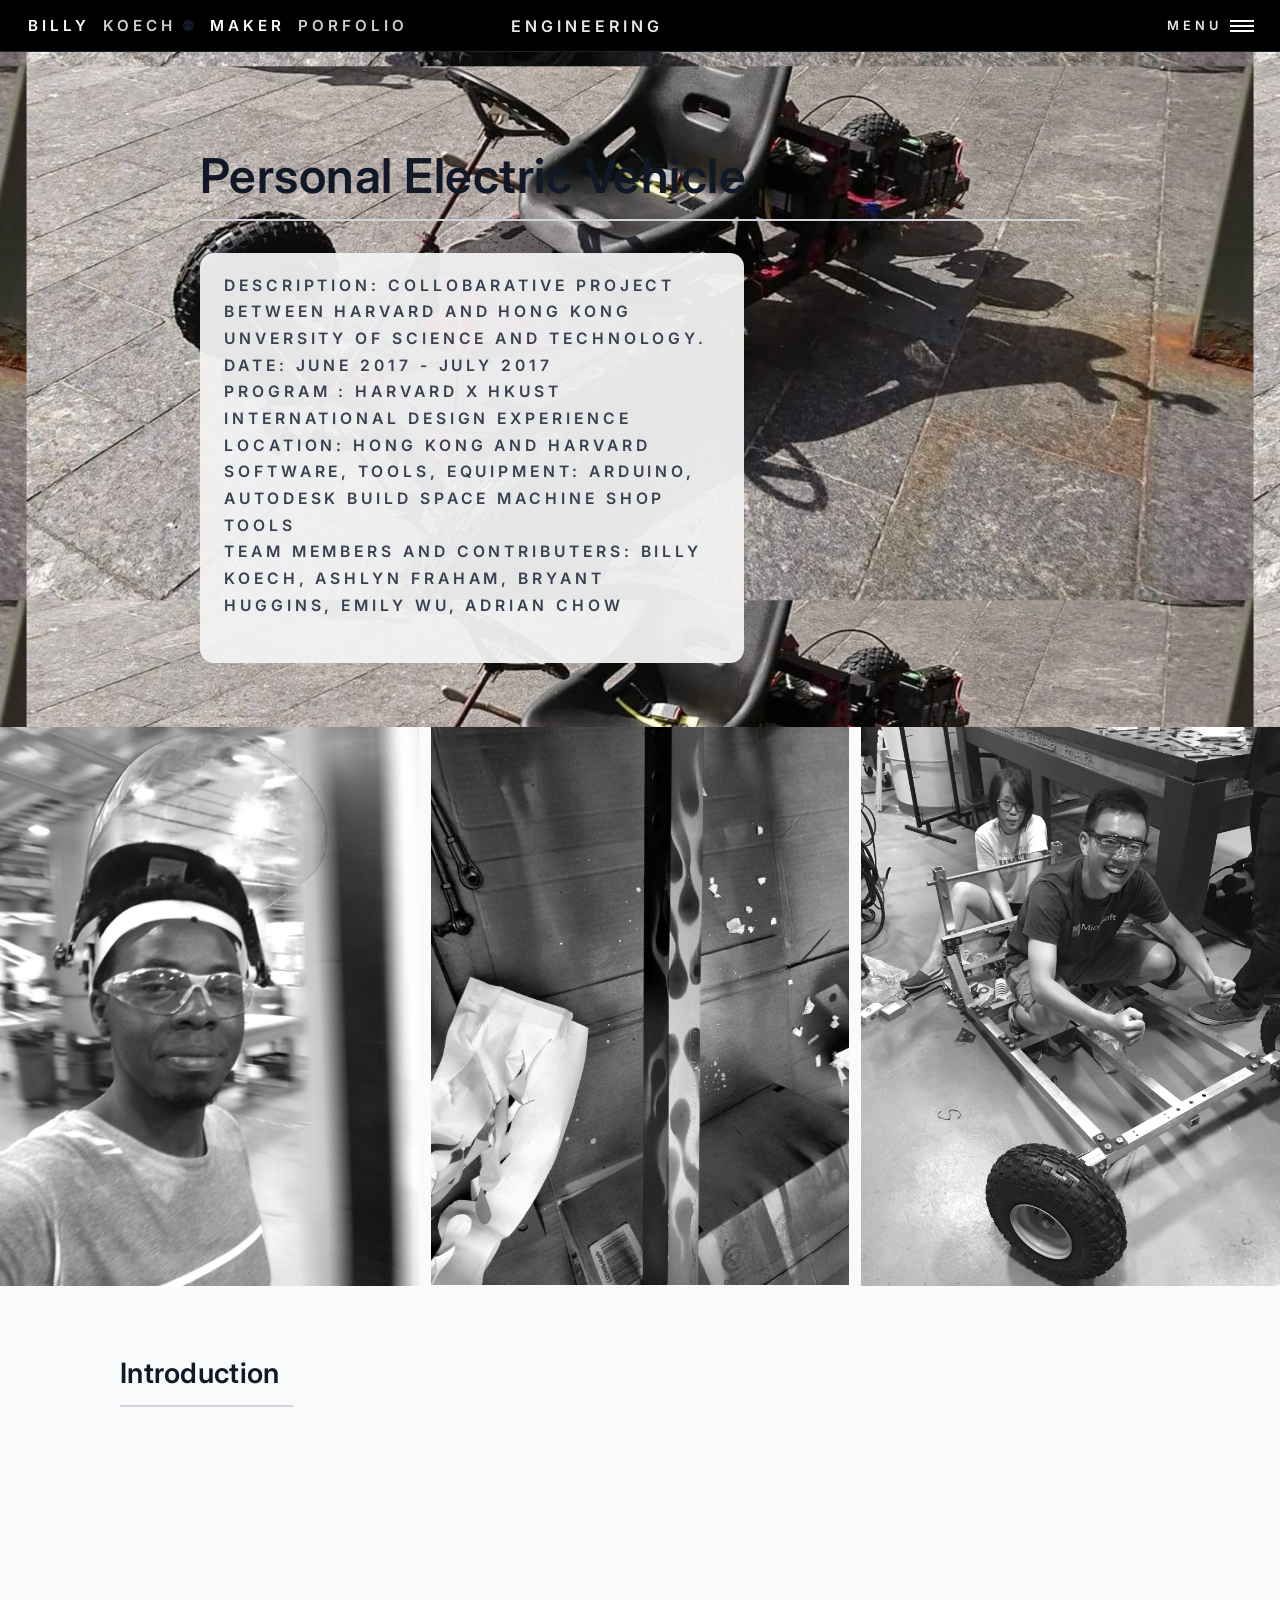
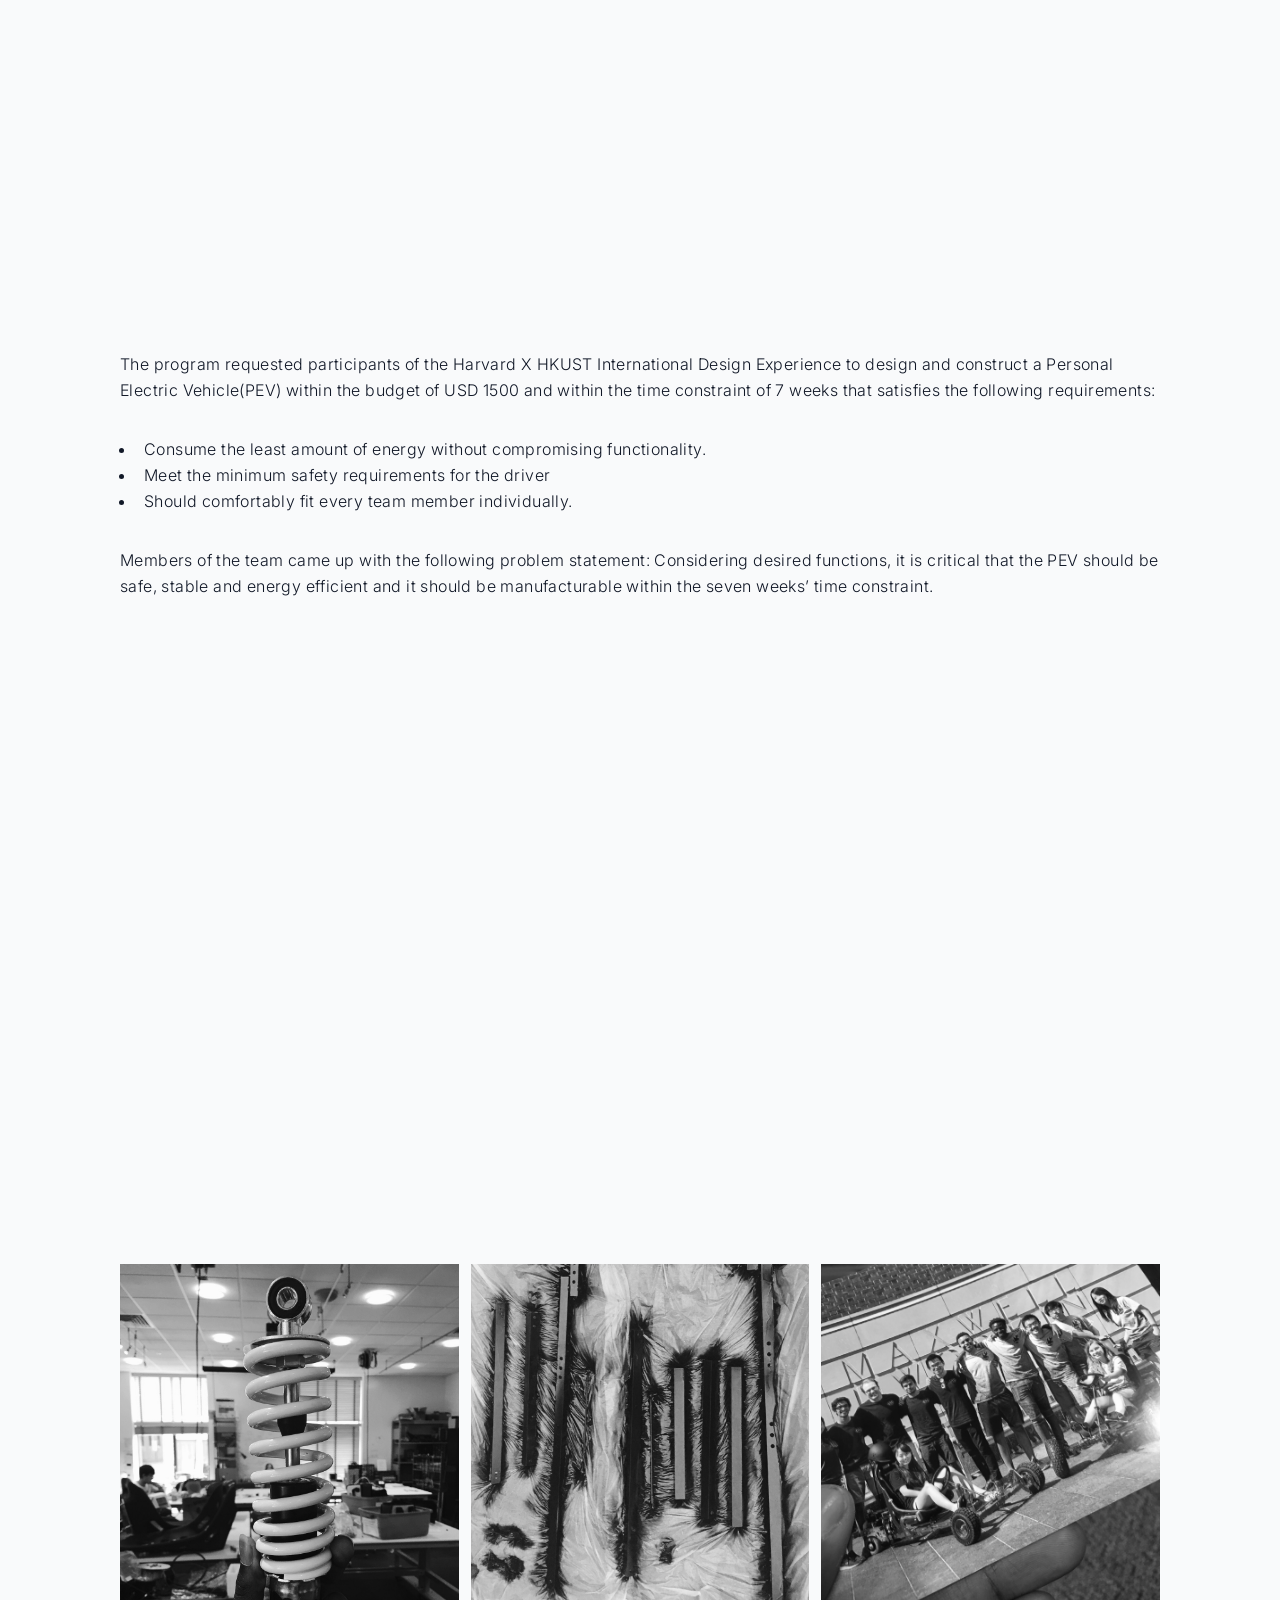
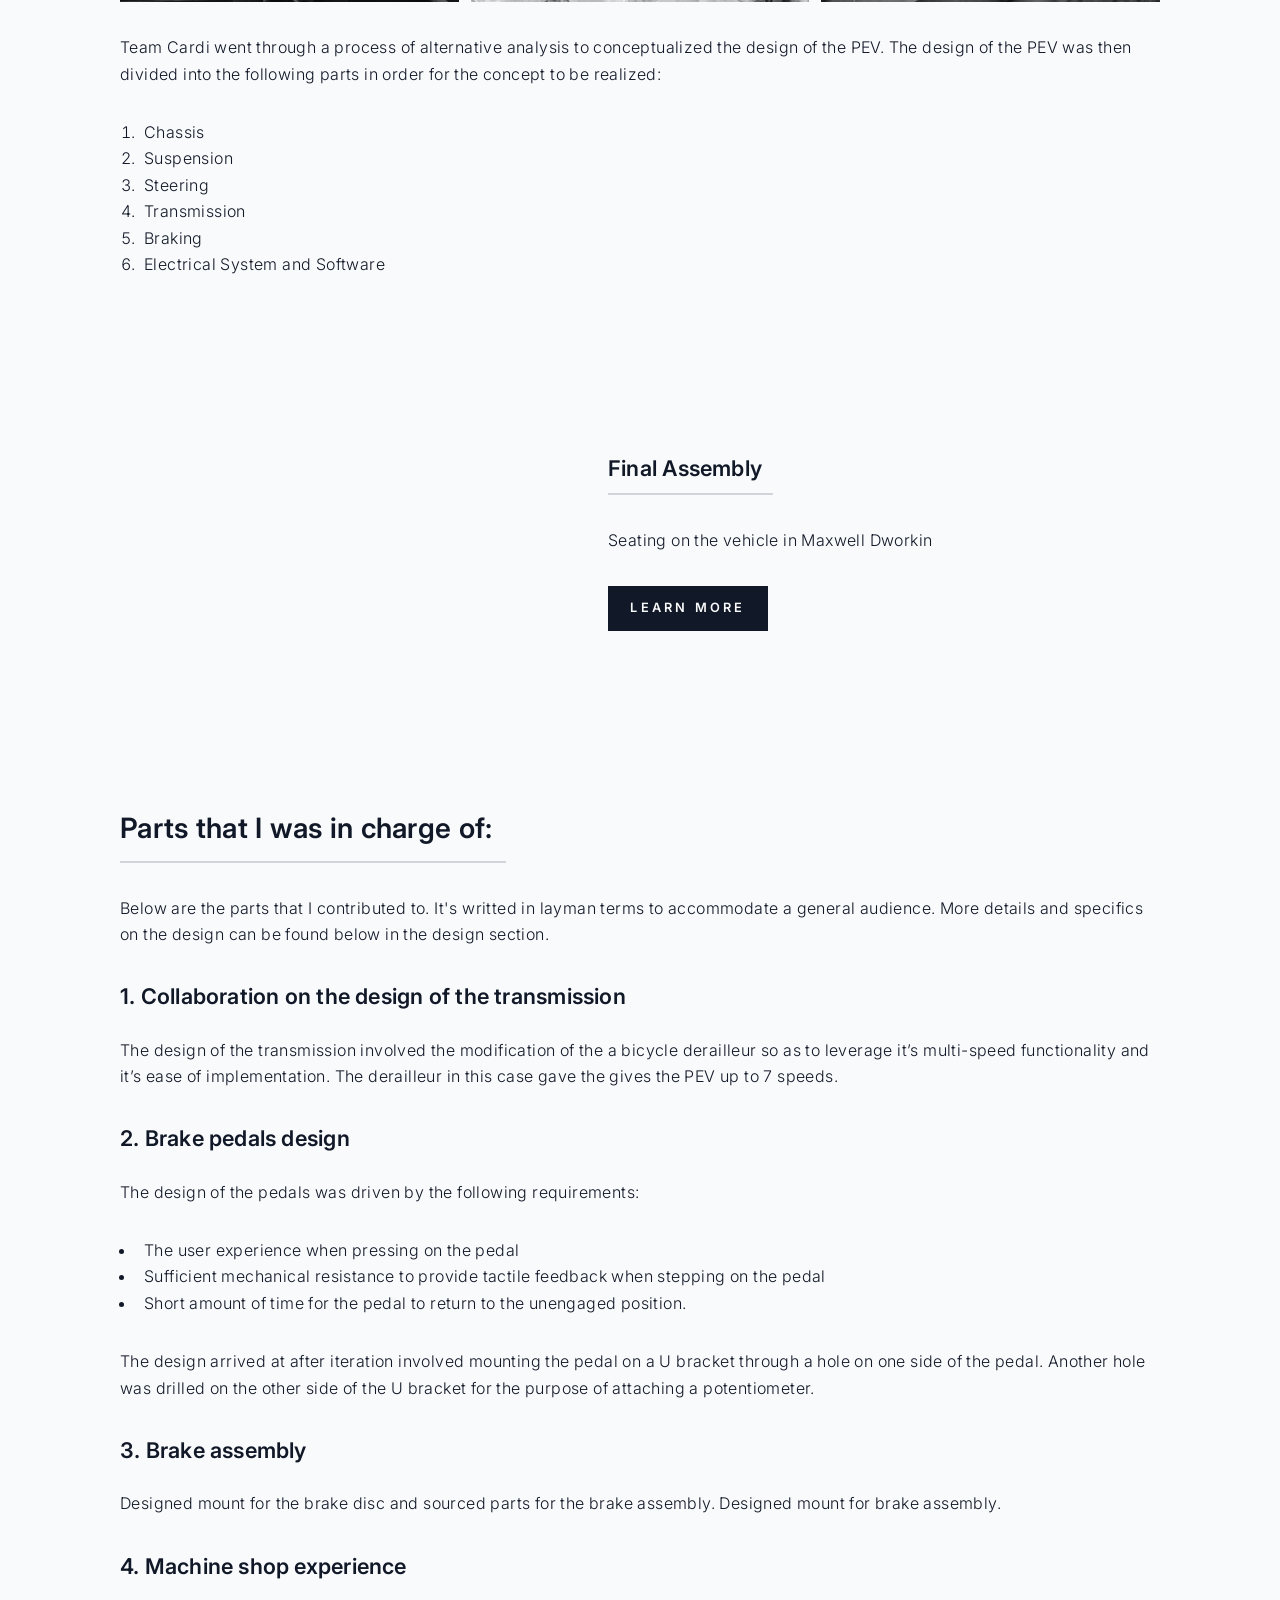
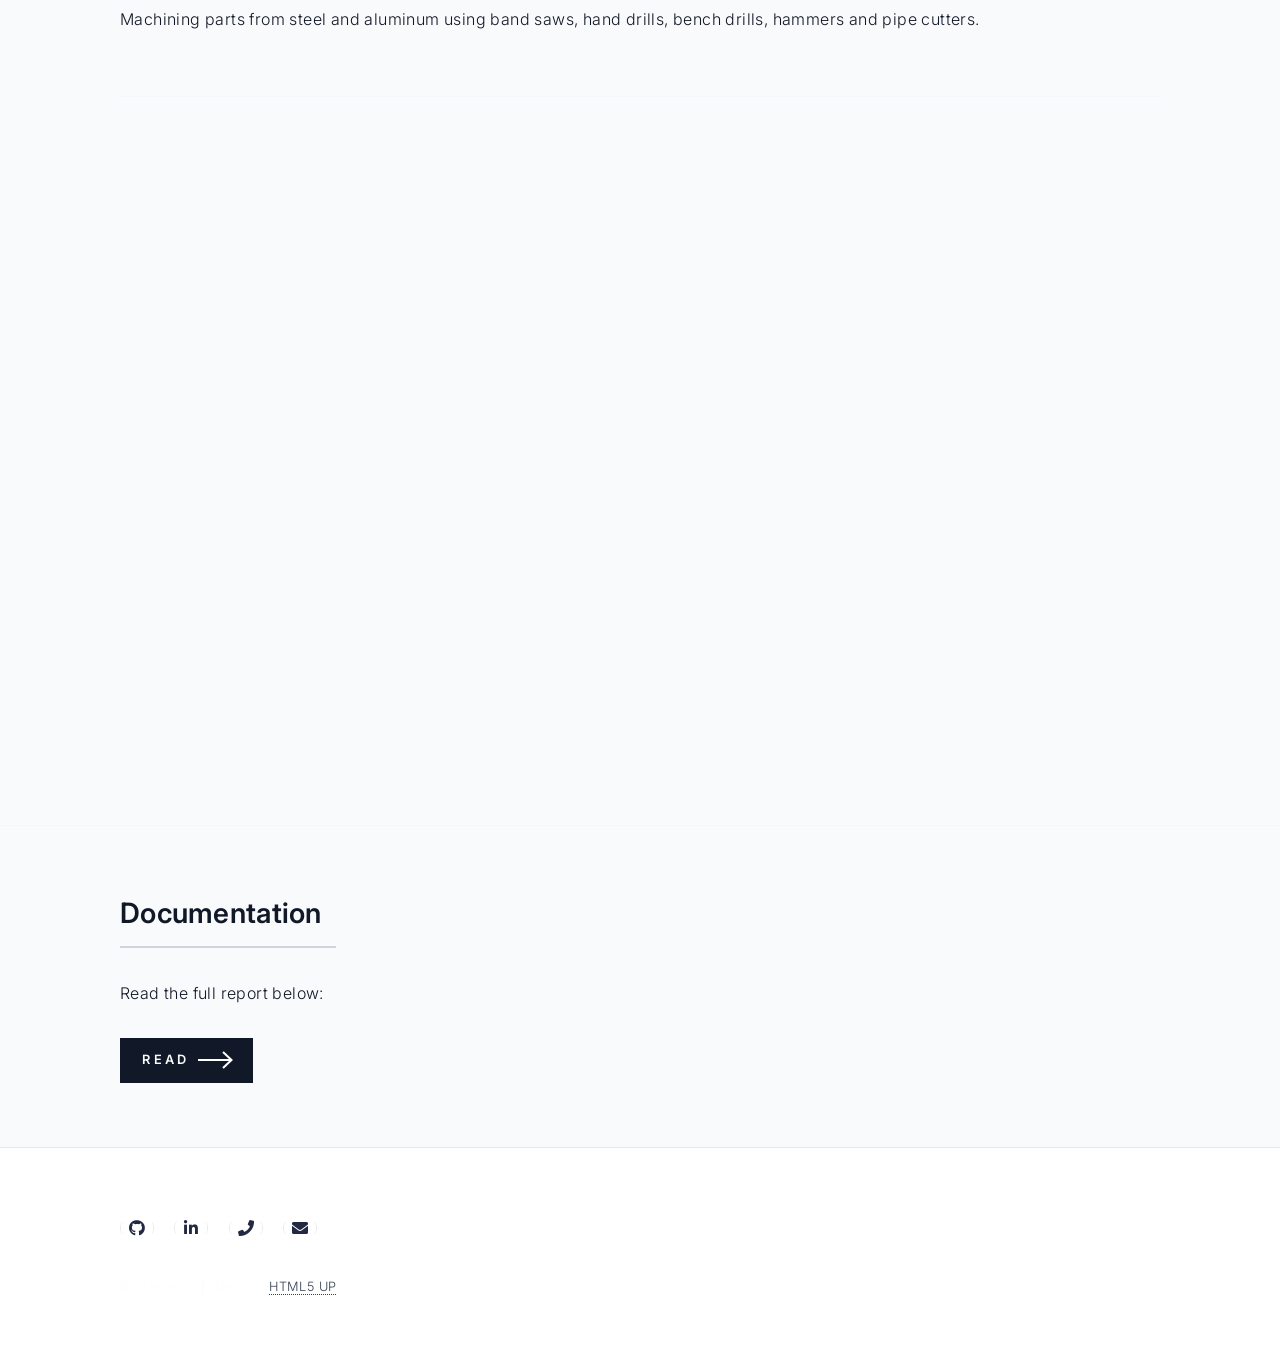
<file: archive/portfolio2/personal_electric_vehicle.html>
<!DOCTYPE HTML>
<!--
	Forty by HTML5 UP
	html5up.net | @ajlkn
	Free for personal and commercial use under the CCA 3.0 license (html5up.net/license)
-->
<html>
	<head>
		<title>Billy Koech Portfolio</title>
		<meta charset="utf-8" />
		<meta name="viewport" content="width=device-width, initial-scale=1, user-scalable=no" />
		<link rel="stylesheet" href="assets/css/main.css" />
		<link rel="stylesheet" href="assets/css/custom.css" />
		<noscript><link rel="stylesheet" href="assets/css/noscript.css" /></noscript>
	</head>
	<body class="is-preload project-page">

		<!-- Wrapper -->
			<div id="wrapper">

				<!-- Header -->
				<!-- Note: The "styleN" class below should match that of the banner element. -->
					<header id="header" class="alt style2">
						<a href="index.html" class="logo">
							<strong>Billy</strong> <span>Koech</span>
							&#9865;
							<strong>Maker</strong> <span>Porfolio</span>
						</a>
						
						<span style="text-indent :5em;">Engineering</span>
						<nav>
							<a href="#menu">Menu</a>
						</nav>
					</header>

				<!-- Menu -->
					<nav id="menu">
						<ul class="links">
							<li><a href="index.html">Engineering </a></li>
							
							<li><a href="papers.html">Papers</a></li>
							<li><a href="http://athousandhertz.webflow.io/">Art</a></li>
							<li><a href="about.html">About Me</a></li>
						</ul>
					</nav>

				<!-- Banner -->
				<!-- Note: The "styleN" class below should match that of the header element. -->
					<section id="banner" class="style2">
						<div class="inner">
							<span class="image">
								<img src="engineering_content/personal_electric_vehicle/11.jpg" alt="" />
							</span>
							<header class="major">
								<h1>Personal Electric Vehicle</h1>
							</header>
							<div class="content">
								<p>
									Description: Collobarative project between Harvard and Hong Kong Unversity of Science and Technology.
									<br/>Date: June 2017 - July 2017
									<br/>Program : Harvard X HKUST International Design experience
									<br/> Location: Hong Kong and Harvard
									<br/>Software, Tools, Equipment: Arduino, Autodesk build space machine shop tools
									<br/>Team members and contributers: Billy Koech, Ashlyn Fraham, Bryant Huggins, Emily Wu, Adrian Chow 
								</p>
							</div>
						</div>
					</section>

				<!-- Main -->
					<div id="main">

						<!-- One -->
							<section id="one">
								<div class="row gtr-50 gtr-uniform">
															<div class="col-4"><span class="image fit"><img src="engineering_content/personal_electric_vehicle/1.jpeg" alt="" /></span></div>
															<div class="col-4"><span class="image fit"><img src="engineering_content/personal_electric_vehicle/2.jpeg" alt="" /></span></div>
															<div class="col-4"><span class="image fit"><img src="engineering_content/personal_electric_vehicle/3.jpeg" alt="" /></span></div>
															
														</div>
								<div class="inner">
									<header class="major">
										<h2>Introduction</h2>

										
									</header>

									<div class="inner">
										<iframe class="image fit" src="https://myhub.autodesk360.com/ue29be11c/shares/public/SH919a0QTf3c32634dcfe02d52f4229b16fb?mode=embed" width="640" height="480" allowfullscreen="true" webkitallowfullscreen="true" mozallowfullscreen="true"  frameborder="0"></iframe>

									</div>
									<p>The program requested participants of the Harvard X HKUST International Design Experience to design and construct a Personal Electric Vehicle(PEV) within the budget of  USD 1500 and within the time constraint of 7 weeks that satisfies the following requirements:
								<ul>
									<li> Consume the least amount of energy without compromising functionality.</li> 
									<li> Meet the minimum safety requirements for the driver</li>
									<li> Should comfortably fit every team member individually. </li>
								</ul>
							</p>
							<p>Members of the team came up with the following problem statement:
								Considering desired functions, it is critical that the PEV should be safe, stable and energy efficient and it should be manufacturable within the seven weeks’ time constraint.
							</p>

							<span class="image fit">
							<iframe  class="image fit" height="600" src="https://www.youtube.com/embed/drw1mVMS8U8" frameborder="0" allow="accelerometer; autoplay; encrypted-media; gyroscope; picture-in-picture" allowfullscreen></iframe>
							</span>
													<div class="box alt">
														<div class="row gtr-50 gtr-uniform">
															<div class="col-4"><span class="image fit"><img src="engineering_content/personal_electric_vehicle/4.jpeg" alt="" /></span></div>
															<div class="col-4"><span class="image fit"><img src="engineering_content/personal_electric_vehicle/5.jpeg" alt="" /></span></div>
															<div class="col-4"><span class="image fit"><img src="engineering_content/personal_electric_vehicle/6.jpeg" alt="" /></span></div>
															
														</div>
													</div>
							
							<p>Team Cardi went through a process of alternative analysis to conceptualized the design of the PEV. The design of the PEV was then divided into the following parts in order for the concept to be realized:
							<ol>
								<li>Chassis</li>
								<li>Suspension</li>
								<li>Steering</li>
								<li>Transmission</li>
								<li>Braking</li>
								<li>Electrical System and Software</li>
							</ol></p>
								</div>
							</section>

							

						<!-- Two -->
							<section id="two" class="spotlights">
								<section>

										<iframe width="560" height="400" src="https://www.youtube.com/embed/I6_cI7Lj2QU" frameborder="0" allow="accelerometer; autoplay; encrypted-media; gyroscope; picture-in-picture" allowfullscreen></iframe>

			

									<div class="content">
										<div class="inner">
											<header class="major">
												<h3>Final Assembly</h3>
											</header>
											<p>Seating on the vehicle in Maxwell Dworkin</p>
											<ul class="actions">
												<li><a href="papers_content/HarvardxHKUST_team_cardi_report.pdf" class="button">Learn more</a></li>
											</ul>
										</div>
									</div>
								</section>
								
								
							</section>

							<!-- One-->
							<section id="one">
								<div class="inner">
									<header class="major">
										<h2>Parts that I was in charge of:</h2>
									</header>
									
									<p>Below are the parts that I contributed to. It's writted in layman terms to accommodate a general audience. More details and specifics on the design can be found below in the design section.</p>
							<h3>1. Collaboration on the design of the transmission</h3>

							<p>The design of the transmission involved the modification of the a bicycle derailleur so as to leverage it’s multi-speed functionality and it’s ease of implementation. The derailleur in this case gave the gives the PEV up to 7 speeds.
							</p>

							<h3>2. Brake pedals design</h3>
							<p>
							The design of the pedals was driven by the following requirements:
							<ul>
								<li>The user experience when pressing on the pedal</li>
								<li>Sufficient mechanical resistance to provide tactile feedback when stepping on the pedal</li>
								<li>Short amount of time for the pedal to return to the unengaged position.</li>	
							</ul>							
							</p>
							<p>
							The design arrived at after iteration involved mounting the pedal on a U bracket through a hole on one side of the pedal. Another hole was drilled on the other side of the U bracket for the purpose of attaching a potentiometer. 
							</p>
							
							<h3>3. Brake assembly </h3>
							<p>
							Designed mount for the brake disc and sourced parts for the brake assembly. Designed mount for brake assembly.
							</p>
							<h3>4. Machine shop experience</h3>
							<p>
							Machining parts from steel and aluminum using band saws, hand drills, bench drills, hammers and pipe cutters.
							</p>
							</section>
						
						<!-- Video -->
						<div class="inner">					
						<span class="image fit">
													<iframe class="image fit" height="600" src="https://www.youtube.com/embed/YlaEv7tYylg" frameborder="0" allow="accelerometer; autoplay; encrypted-media; gyroscope; picture-in-picture" allowfullscreen></iframe>
													</span>
						</div>


						<!-- Three -->
							<section id="three">
								<div class="inner">
									<header class="major">
										<h2>Documentation</h2>
									</header>
									<p>Read the full report below:</p>
									<ul class="actions">
										<li><a href="papers_content/HarvardxHKUST_team_cardi_report.pdf" class="button next">Read</a></li>
									</ul>
								</div>
							</section>

					</div>

				<!-- Footer -->
					<footer id="footer">
						<div class="inner">
							<ul class="icons">
								<li><a href="https://github.com/kimkoech" class="icon brands alt fa-github"><span class="label">GitHub</span></a></li>
								<li><a href="https://www.linkedin.com/in/billy-koech-655576173" class="icon brands alt fa-linkedin-in"><span class="label">LinkedIn</span></a></li>
								<li><a href="tel:6177106745" class="icon solid alt fa-phone"><span class="label">Phone</span></a></li>
								<li><a href="mailto:bkkoech@college.harvad.edu" class="icon solid alt fa-envelope"><span class="label">Email</span></a></li>
							</ul>
							<ul class="copyright">
								<li>Billy Koech</li><li>Design: <a href="https://html5up.net">HTML5 UP</a></li>
							</ul>
						</div>
					</footer>

			</div>

		<!-- Scripts -->
			<script src="assets/js/jquery.min.js"></script>
			<script src="assets/js/jquery.scrolly.min.js"></script>
			<script src="assets/js/jquery.scrollex.min.js"></script>
			<script src="assets/js/browser.min.js"></script>
			<script src="assets/js/breakpoints.min.js"></script>
			<script src="assets/js/util.js"></script>
			<script src="assets/js/main.js"></script>

	</body>
</html>
</file>
<file: assets/css/main.css>
@import url("https://fonts.googleapis.com/css?family=Source+Sans+Pro:300,300italic,600,600italic");

/*
	Forty by HTML5 UP
	html5up.net | @ajlkn
	Free for personal and commercial use under the CCA 3.0 license (html5up.net/license)
*/

html, body, div, span, applet, object,
iframe, h1, h2, h3, h4, h5, h6, p, blockquote,
pre, a, abbr, acronym, address, big, cite,
code, del, dfn, em, img, ins, kbd, q, s, samp,
small, strike, strong, sub, sup, tt, var, b,
u, i, center, dl, dt, dd, ol, ul, li, fieldset,
form, label, legend, table, caption, tbody,
tfoot, thead, tr, th, td, article, aside,
canvas, details, embed, figure, figcaption,
footer, header, hgroup, menu, nav, output, ruby,
section, summary, time, mark, audio, video {
	margin: 0;
	padding: 0;
	border: 0;
	font-size: 100%;
	font: inherit;
	vertical-align: baseline;}

article, aside, details, figcaption, figure,
footer, header, hgroup, menu, nav, section {
	display: block;}

body {
	line-height: 1;
}

ol, ul {
	list-style: none;
}

blockquote, q {
	quotes: none;
}

	blockquote:before, blockquote:after, q:before, q:after {
		content: '';
		content: none;
	}

table {
	border-collapse: collapse;
	border-spacing: 0;
}

body {
	-webkit-text-size-adjust: none;
}

mark {
	background-color: transparent;
	color: inherit;
}

input::-moz-focus-inner {
	border: 0;
	padding: 0;
}

input, select, textarea {
	-moz-appearance: none;
	-webkit-appearance: none;
	-ms-appearance: none;
	appearance: none;
}

/* Basic */

	@-ms-viewport {
		width: device-width;
	}

	body {
		-ms-overflow-style: scrollbar;
	}

	@media screen and (max-width: 480px) {

		html, body {
			min-width: 320px;
		}

	}

	html {
		box-sizing: border-box;
	}

	*, *:before, *:after {
		box-sizing: inherit;
	}

	body {
		background: #242943;
	}

		body.is-preload *, body.is-preload *:before, body.is-preload *:after {
			-moz-animation: none !important;
			-webkit-animation: none !important;
			-ms-animation: none !important;
			animation: none !important;
			-moz-transition: none !important;
			-webkit-transition: none !important;
			-ms-transition: none !important;
			transition: none !important;
		}

/* Type */

	body, input, select, textarea {
		color: #ffffff;
		font-family: "Source Sans Pro", Helvetica, sans-serif;
		font-size: 17pt;
		font-weight: 300;
		letter-spacing: 0.025em;
		line-height: 1.65;
	}

		@media screen and (max-width: 1680px) {

			body, input, select, textarea {
				font-size: 14pt;
			}

		}

		@media screen and (max-width: 1280px) {

			body, input, select, textarea {
				font-size: 12pt;
			}

		}

		@media screen and (max-width: 360px) {

			body, input, select, textarea {
				font-size: 11pt;
			}

		}

	a {
		-moz-transition: color 0.2s ease-in-out, border-bottom-color 0.2s ease-in-out;
		-webkit-transition: color 0.2s ease-in-out, border-bottom-color 0.2s ease-in-out;
		-ms-transition: color 0.2s ease-in-out, border-bottom-color 0.2s ease-in-out;
		transition: color 0.2s ease-in-out, border-bottom-color 0.2s ease-in-out;
		border-bottom: dotted 1px;
		color: inherit;
		text-decoration: none;
	}

		a:hover {
			border-bottom-color: transparent;
			color: #9bf1ff !important;
		}

		a:active {
			color: #53e3fb !important;
		}

	strong, b {
		color: #ffffff;
		font-weight: 600;
	}

	em, i {
		font-style: italic;
	}

	p {
		margin: 0 0 2em 0;
	}

	h1, h2, h3, h4, h5, h6 {
		color: #ffffff;
		font-weight: 600;
		line-height: 1.65;
		margin: 0 0 1em 0;
	}

		h1 a, h2 a, h3 a, h4 a, h5 a, h6 a {
			color: inherit;
			border-bottom: 0;
		}

	h1 {
		font-size: 2.5em;
	}

	h2 {
		font-size: 1.75em;
	}

	h3 {
		font-size: 1.35em;
	}

	h4 {
		font-size: 1.1em;
	}

	h5 {
		font-size: 0.9em;
	}

	h6 {
		font-size: 0.7em;
	}

	@media screen and (max-width: 736px) {

		h1 {
			font-size: 2em;
		}

		h2 {
			font-size: 1.5em;
		}

		h3 {
			font-size: 1.25em;
		}

	}

	sub {
		font-size: 0.8em;
		position: relative;
		top: 0.5em;
	}

	sup {
		font-size: 0.8em;
		position: relative;
		top: -0.5em;
	}

	blockquote {
		border-left: solid 4px rgba(212, 212, 255, 0.1);
		font-style: italic;
		margin: 0 0 2em 0;
		padding: 0.5em 0 0.5em 2em;
	}

	code {
		background: rgba(212, 212, 255, 0.035);
		font-family: "Courier New", monospace;
		font-size: 0.9em;
		margin: 0 0.25em;
		padding: 0.25em 0.65em;
	}

	pre {
		-webkit-overflow-scrolling: touch;
		font-family: "Courier New", monospace;
		font-size: 0.9em;
		margin: 0 0 2em 0;
	}

		pre code {
			display: block;
			line-height: 1.75;
			padding: 1em 1.5em;
			overflow-x: auto;
		}

	hr {
		border: 0;
		border-bottom: solid 1px rgba(212, 212, 255, 0.1);
		margin: 2em 0;
	}

		hr.major {
			margin: 3em 0;
		}

	.align-left {
		text-align: left;
	}

	.align-center {
		text-align: center;
	}

	.align-right {
		text-align: right;
	}

/* Row */

	.row {
		display: flex;
		flex-wrap: wrap;
		box-sizing: border-box;
		align-items: stretch;
	}

		.row > * {
			box-sizing: border-box;
		}

		.row.gtr-uniform > * > :last-child {
			margin-bottom: 0;
		}

		.row.aln-left {
			justify-content: flex-start;
		}

		.row.aln-center {
			justify-content: center;
		}

		.row.aln-right {
			justify-content: flex-end;
		}

		.row.aln-top {
			align-items: flex-start;
		}

		.row.aln-middle {
			align-items: center;
		}

		.row.aln-bottom {
			align-items: flex-end;
		}

		.row > .imp {
			order: -1;
		}

		.row > .col-1 {
			width: 8.33333%;
		}

		.row > .off-1 {
			margin-left: 8.33333%;
		}

		.row > .col-2 {
			width: 16.66667%;
		}

		.row > .off-2 {
			margin-left: 16.66667%;
		}

		.row > .col-3 {
			width: 25%;
		}

		.row > .off-3 {
			margin-left: 25%;
		}

		.row > .col-4 {
			width: 33.33333%;
		}

		.row > .off-4 {
			margin-left: 33.33333%;
		}

		.row > .col-5 {
			width: 41.66667%;
		}

		.row > .off-5 {
			margin-left: 41.66667%;
		}

		.row > .col-6 {
			width: 50%;
		}

		.row > .off-6 {
			margin-left: 50%;
		}

		.row > .col-7 {
			width: 58.33333%;
		}

		.row > .off-7 {
			margin-left: 58.33333%;
		}

		.row > .col-8 {
			width: 66.66667%;
		}

		.row > .off-8 {
			margin-left: 66.66667%;
		}

		.row > .col-9 {
			width: 75%;
		}

		.row > .off-9 {
			margin-left: 75%;
		}

		.row > .col-10 {
			width: 83.33333%;
		}

		.row > .off-10 {
			margin-left: 83.33333%;
		}

		.row > .col-11 {
			width: 91.66667%;
		}

		.row > .off-11 {
			margin-left: 91.66667%;
		}

		.row > .col-12 {
			width: 100%;
		}

		.row > .off-12 {
			margin-left: 100%;
		}

		.row.gtr-0 {
			margin-top: 0;
			margin-left: 0em;
		}

			.row.gtr-0 > * {
				padding: 0 0 0 0em;
			}

			.row.gtr-0.gtr-uniform {
				margin-top: 0em;
			}

				.row.gtr-0.gtr-uniform > * {
					padding-top: 0em;
				}

		.row.gtr-25 {
			margin-top: 0;
			margin-left: -0.5em;
		}

			.row.gtr-25 > * {
				padding: 0 0 0 0.5em;
			}

			.row.gtr-25.gtr-uniform {
				margin-top: -0.5em;
			}

				.row.gtr-25.gtr-uniform > * {
					padding-top: 0.5em;
				}

		.row.gtr-50 {
			margin-top: 0;
			margin-left: -1em;
		}

			.row.gtr-50 > * {
				padding: 0 0 0 1em;
			}

			.row.gtr-50.gtr-uniform {
				margin-top: -1em;
			}

				.row.gtr-50.gtr-uniform > * {
					padding-top: 1em;
				}

		.row {
			margin-top: 0;
			margin-left: -2em;
		}

			.row > * {
				padding: 0 0 0 2em;
			}

			.row.gtr-uniform {
				margin-top: -2em;
			}

				.row.gtr-uniform > * {
					padding-top: 2em;
				}

		.row.gtr-150 {
			margin-top: 0;
			margin-left: -3em;
		}

			.row.gtr-150 > * {
				padding: 0 0 0 3em;
			}

			.row.gtr-150.gtr-uniform {
				margin-top: -3em;
			}

				.row.gtr-150.gtr-uniform > * {
					padding-top: 3em;
				}

		.row.gtr-200 {
			margin-top: 0;
			margin-left: -4em;
		}

			.row.gtr-200 > * {
				padding: 0 0 0 4em;
			}

			.row.gtr-200.gtr-uniform {
				margin-top: -4em;
			}

				.row.gtr-200.gtr-uniform > * {
					padding-top: 4em;
				}

		@media screen and (max-width: 1680px) {

			.row {
				display: flex;
				flex-wrap: wrap;
				box-sizing: border-box;
				align-items: stretch;
			}

				.row > * {
					box-sizing: border-box;
				}

				.row.gtr-uniform > * > :last-child {
					margin-bottom: 0;
				}

				.row.aln-left {
					justify-content: flex-start;
				}

				.row.aln-center {
					justify-content: center;
				}

				.row.aln-right {
					justify-content: flex-end;
				}

				.row.aln-top {
					align-items: flex-start;
				}

				.row.aln-middle {
					align-items: center;
				}

				.row.aln-bottom {
					align-items: flex-end;
				}

				.row > .imp-xlarge {
					order: -1;
				}

				.row > .col-1-xlarge {
					width: 8.33333%;
				}

				.row > .off-1-xlarge {
					margin-left: 8.33333%;
				}

				.row > .col-2-xlarge {
					width: 16.66667%;
				}

				.row > .off-2-xlarge {
					margin-left: 16.66667%;
				}

				.row > .col-3-xlarge {
					width: 25%;
				}

				.row > .off-3-xlarge {
					margin-left: 25%;
				}

				.row > .col-4-xlarge {
					width: 33.33333%;
				}

				.row > .off-4-xlarge {
					margin-left: 33.33333%;
				}

				.row > .col-5-xlarge {
					width: 41.66667%;
				}

				.row > .off-5-xlarge {
					margin-left: 41.66667%;
				}

				.row > .col-6-xlarge {
					width: 50%;
				}

				.row > .off-6-xlarge {
					margin-left: 50%;
				}

				.row > .col-7-xlarge {
					width: 58.33333%;
				}

				.row > .off-7-xlarge {
					margin-left: 58.33333%;
				}

				.row > .col-8-xlarge {
					width: 66.66667%;
				}

				.row > .off-8-xlarge {
					margin-left: 66.66667%;
				}

				.row > .col-9-xlarge {
					width: 75%;
				}

				.row > .off-9-xlarge {
					margin-left: 75%;
				}

				.row > .col-10-xlarge {
					width: 83.33333%;
				}

				.row > .off-10-xlarge {
					margin-left: 83.33333%;
				}

				.row > .col-11-xlarge {
					width: 91.66667%;
				}

				.row > .off-11-xlarge {
					margin-left: 91.66667%;
				}

				.row > .col-12-xlarge {
					width: 100%;
				}

				.row > .off-12-xlarge {
					margin-left: 100%;
				}

				.row.gtr-0 {
					margin-top: 0;
					margin-left: 0em;
				}

					.row.gtr-0 > * {
						padding: 0 0 0 0em;
					}

					.row.gtr-0.gtr-uniform {
						margin-top: 0em;
					}

						.row.gtr-0.gtr-uniform > * {
							padding-top: 0em;
						}

				.row.gtr-25 {
					margin-top: 0;
					margin-left: -0.5em;
				}

					.row.gtr-25 > * {
						padding: 0 0 0 0.5em;
					}

					.row.gtr-25.gtr-uniform {
						margin-top: -0.5em;
					}

						.row.gtr-25.gtr-uniform > * {
							padding-top: 0.5em;
						}

				.row.gtr-50 {
					margin-top: 0;
					margin-left: -1em;
				}

					.row.gtr-50 > * {
						padding: 0 0 0 1em;
					}

					.row.gtr-50.gtr-uniform {
						margin-top: -1em;
					}

						.row.gtr-50.gtr-uniform > * {
							padding-top: 1em;
						}

				.row {
					margin-top: 0;
					margin-left: -2em;
				}

					.row > * {
						padding: 0 0 0 2em;
					}

					.row.gtr-uniform {
						margin-top: -2em;
					}

						.row.gtr-uniform > * {
							padding-top: 2em;
						}

				.row.gtr-150 {
					margin-top: 0;
					margin-left: -3em;
				}

					.row.gtr-150 > * {
						padding: 0 0 0 3em;
					}

					.row.gtr-150.gtr-uniform {
						margin-top: -3em;
					}

						.row.gtr-150.gtr-uniform > * {
							padding-top: 3em;
						}

				.row.gtr-200 {
					margin-top: 0;
					margin-left: -4em;
				}

					.row.gtr-200 > * {
						padding: 0 0 0 4em;
					}

					.row.gtr-200.gtr-uniform {
						margin-top: -4em;
					}

						.row.gtr-200.gtr-uniform > * {
							padding-top: 4em;
						}

		}

		@media screen and (max-width: 1280px) {

			.row {
				display: flex;
				flex-wrap: wrap;
				box-sizing: border-box;
				align-items: stretch;
			}

				.row > * {
					box-sizing: border-box;
				}

				.row.gtr-uniform > * > :last-child {
					margin-bottom: 0;
				}

				.row.aln-left {
					justify-content: flex-start;
				}

				.row.aln-center {
					justify-content: center;
				}

				.row.aln-right {
					justify-content: flex-end;
				}

				.row.aln-top {
					align-items: flex-start;
				}

				.row.aln-middle {
					align-items: center;
				}

				.row.aln-bottom {
					align-items: flex-end;
				}

				.row > .imp-large {
					order: -1;
				}

				.row > .col-1-large {
					width: 8.33333%;
				}

				.row > .off-1-large {
					margin-left: 8.33333%;
				}

				.row > .col-2-large {
					width: 16.66667%;
				}

				.row > .off-2-large {
					margin-left: 16.66667%;
				}

				.row > .col-3-large {
					width: 25%;
				}

				.row > .off-3-large {
					margin-left: 25%;
				}

				.row > .col-4-large {
					width: 33.33333%;
				}

				.row > .off-4-large {
					margin-left: 33.33333%;
				}

				.row > .col-5-large {
					width: 41.66667%;
				}

				.row > .off-5-large {
					margin-left: 41.66667%;
				}

				.row > .col-6-large {
					width: 50%;
				}

				.row > .off-6-large {
					margin-left: 50%;
				}

				.row > .col-7-large {
					width: 58.33333%;
				}

				.row > .off-7-large {
					margin-left: 58.33333%;
				}

				.row > .col-8-large {
					width: 66.66667%;
				}

				.row > .off-8-large {
					margin-left: 66.66667%;
				}

				.row > .col-9-large {
					width: 75%;
				}

				.row > .off-9-large {
					margin-left: 75%;
				}

				.row > .col-10-large {
					width: 83.33333%;
				}

				.row > .off-10-large {
					margin-left: 83.33333%;
				}

				.row > .col-11-large {
					width: 91.66667%;
				}

				.row > .off-11-large {
					margin-left: 91.66667%;
				}

				.row > .col-12-large {
					width: 100%;
				}

				.row > .off-12-large {
					margin-left: 100%;
				}

				.row.gtr-0 {
					margin-top: 0;
					margin-left: 0em;
				}

					.row.gtr-0 > * {
						padding: 0 0 0 0em;
					}

					.row.gtr-0.gtr-uniform {
						margin-top: 0em;
					}

						.row.gtr-0.gtr-uniform > * {
							padding-top: 0em;
						}

				.row.gtr-25 {
					margin-top: 0;
					margin-left: -0.375em;
				}

					.row.gtr-25 > * {
						padding: 0 0 0 0.375em;
					}

					.row.gtr-25.gtr-uniform {
						margin-top: -0.375em;
					}

						.row.gtr-25.gtr-uniform > * {
							padding-top: 0.375em;
						}

				.row.gtr-50 {
					margin-top: 0;
					margin-left: -0.75em;
				}

					.row.gtr-50 > * {
						padding: 0 0 0 0.75em;
					}

					.row.gtr-50.gtr-uniform {
						margin-top: -0.75em;
					}

						.row.gtr-50.gtr-uniform > * {
							padding-top: 0.75em;
						}

				.row {
					margin-top: 0;
					margin-left: -1.5em;
				}

					.row > * {
						padding: 0 0 0 1.5em;
					}

					.row.gtr-uniform {
						margin-top: -1.5em;
					}

						.row.gtr-uniform > * {
							padding-top: 1.5em;
						}

				.row.gtr-150 {
					margin-top: 0;
					margin-left: -2.25em;
				}

					.row.gtr-150 > * {
						padding: 0 0 0 2.25em;
					}

					.row.gtr-150.gtr-uniform {
						margin-top: -2.25em;
					}

						.row.gtr-150.gtr-uniform > * {
							padding-top: 2.25em;
						}

				.row.gtr-200 {
					margin-top: 0;
					margin-left: -3em;
				}

					.row.gtr-200 > * {
						padding: 0 0 0 3em;
					}

					.row.gtr-200.gtr-uniform {
						margin-top: -3em;
					}

						.row.gtr-200.gtr-uniform > * {
							padding-top: 3em;
						}

		}

		@media screen and (max-width: 980px) {

			.row {
				display: flex;
				flex-wrap: wrap;
				box-sizing: border-box;
				align-items: stretch;
			}

				.row > * {
					box-sizing: border-box;
				}

				.row.gtr-uniform > * > :last-child {
					margin-bottom: 0;
				}

				.row.aln-left {
					justify-content: flex-start;
				}

				.row.aln-center {
					justify-content: center;
				}

				.row.aln-right {
					justify-content: flex-end;
				}

				.row.aln-top {
					align-items: flex-start;
				}

				.row.aln-middle {
					align-items: center;
				}

				.row.aln-bottom {
					align-items: flex-end;
				}

				.row > .imp-medium {
					order: -1;
				}

				.row > .col-1-medium {
					width: 8.33333%;
				}

				.row > .off-1-medium {
					margin-left: 8.33333%;
				}

				.row > .col-2-medium {
					width: 16.66667%;
				}

				.row > .off-2-medium {
					margin-left: 16.66667%;
				}

				.row > .col-3-medium {
					width: 25%;
				}

				.row > .off-3-medium {
					margin-left: 25%;
				}

				.row > .col-4-medium {
					width: 33.33333%;
				}

				.row > .off-4-medium {
					margin-left: 33.33333%;
				}

				.row > .col-5-medium {
					width: 41.66667%;
				}

				.row > .off-5-medium {
					margin-left: 41.66667%;
				}

				.row > .col-6-medium {
					width: 50%;
				}

				.row > .off-6-medium {
					margin-left: 50%;
				}

				.row > .col-7-medium {
					width: 58.33333%;
				}

				.row > .off-7-medium {
					margin-left: 58.33333%;
				}

				.row > .col-8-medium {
					width: 66.66667%;
				}

				.row > .off-8-medium {
					margin-left: 66.66667%;
				}

				.row > .col-9-medium {
					width: 75%;
				}

				.row > .off-9-medium {
					margin-left: 75%;
				}

				.row > .col-10-medium {
					width: 83.33333%;
				}

				.row > .off-10-medium {
					margin-left: 83.33333%;
				}

				.row > .col-11-medium {
					width: 91.66667%;
				}

				.row > .off-11-medium {
					margin-left: 91.66667%;
				}

				.row > .col-12-medium {
					width: 100%;
				}

				.row > .off-12-medium {
					margin-left: 100%;
				}

				.row.gtr-0 {
					margin-top: 0;
					margin-left: 0em;
				}

					.row.gtr-0 > * {
						padding: 0 0 0 0em;
					}

					.row.gtr-0.gtr-uniform {
						margin-top: 0em;
					}

						.row.gtr-0.gtr-uniform > * {
							padding-top: 0em;
						}

				.row.gtr-25 {
					margin-top: 0;
					margin-left: -0.375em;
				}

					.row.gtr-25 > * {
						padding: 0 0 0 0.375em;
					}

					.row.gtr-25.gtr-uniform {
						margin-top: -0.375em;
					}

						.row.gtr-25.gtr-uniform > * {
							padding-top: 0.375em;
						}

				.row.gtr-50 {
					margin-top: 0;
					margin-left: -0.75em;
				}

					.row.gtr-50 > * {
						padding: 0 0 0 0.75em;
					}

					.row.gtr-50.gtr-uniform {
						margin-top: -0.75em;
					}

						.row.gtr-50.gtr-uniform > * {
							padding-top: 0.75em;
						}

				.row {
					margin-top: 0;
					margin-left: -1.5em;
				}

					.row > * {
						padding: 0 0 0 1.5em;
					}

					.row.gtr-uniform {
						margin-top: -1.5em;
					}

						.row.gtr-uniform > * {
							padding-top: 1.5em;
						}

				.row.gtr-150 {
					margin-top: 0;
					margin-left: -2.25em;
				}

					.row.gtr-150 > * {
						padding: 0 0 0 2.25em;
					}

					.row.gtr-150.gtr-uniform {
						margin-top: -2.25em;
					}

						.row.gtr-150.gtr-uniform > * {
							padding-top: 2.25em;
						}

				.row.gtr-200 {
					margin-top: 0;
					margin-left: -3em;
				}

					.row.gtr-200 > * {
						padding: 0 0 0 3em;
					}

					.row.gtr-200.gtr-uniform {
						margin-top: -3em;
					}

						.row.gtr-200.gtr-uniform > * {
							padding-top: 3em;
						}

		}

		@media screen and (max-width: 736px) {

			.row {
				display: flex;
				flex-wrap: wrap;
				box-sizing: border-box;
				align-items: stretch;
			}

				.row > * {
					box-sizing: border-box;
				}

				.row.gtr-uniform > * > :last-child {
					margin-bottom: 0;
				}

				.row.aln-left {
					justify-content: flex-start;
				}

				.row.aln-center {
					justify-content: center;
				}

				.row.aln-right {
					justify-content: flex-end;
				}

				.row.aln-top {
					align-items: flex-start;
				}

				.row.aln-middle {
					align-items: center;
				}

				.row.aln-bottom {
					align-items: flex-end;
				}

				.row > .imp-small {
					order: -1;
				}

				.row > .col-1-small {
					width: 8.33333%;
				}

				.row > .off-1-small {
					margin-left: 8.33333%;
				}

				.row > .col-2-small {
					width: 16.66667%;
				}

				.row > .off-2-small {
					margin-left: 16.66667%;
				}

				.row > .col-3-small {
					width: 25%;
				}

				.row > .off-3-small {
					margin-left: 25%;
				}

				.row > .col-4-small {
					width: 33.33333%;
				}

				.row > .off-4-small {
					margin-left: 33.33333%;
				}

				.row > .col-5-small {
					width: 41.66667%;
				}

				.row > .off-5-small {
					margin-left: 41.66667%;
				}

				.row > .col-6-small {
					width: 50%;
				}

				.row > .off-6-small {
					margin-left: 50%;
				}

				.row > .col-7-small {
					width: 58.33333%;
				}

				.row > .off-7-small {
					margin-left: 58.33333%;
				}

				.row > .col-8-small {
					width: 66.66667%;
				}

				.row > .off-8-small {
					margin-left: 66.66667%;
				}

				.row > .col-9-small {
					width: 75%;
				}

				.row > .off-9-small {
					margin-left: 75%;
				}

				.row > .col-10-small {
					width: 83.33333%;
				}

				.row > .off-10-small {
					margin-left: 83.33333%;
				}

				.row > .col-11-small {
					width: 91.66667%;
				}

				.row > .off-11-small {
					margin-left: 91.66667%;
				}

				.row > .col-12-small {
					width: 100%;
				}

				.row > .off-12-small {
					margin-left: 100%;
				}

				.row.gtr-0 {
					margin-top: 0;
					margin-left: 0em;
				}

					.row.gtr-0 > * {
						padding: 0 0 0 0em;
					}

					.row.gtr-0.gtr-uniform {
						margin-top: 0em;
					}

						.row.gtr-0.gtr-uniform > * {
							padding-top: 0em;
						}

				.row.gtr-25 {
					margin-top: 0;
					margin-left: -0.3125em;
				}

					.row.gtr-25 > * {
						padding: 0 0 0 0.3125em;
					}

					.row.gtr-25.gtr-uniform {
						margin-top: -0.3125em;
					}

						.row.gtr-25.gtr-uniform > * {
							padding-top: 0.3125em;
						}

				.row.gtr-50 {
					margin-top: 0;
					margin-left: -0.625em;
				}

					.row.gtr-50 > * {
						padding: 0 0 0 0.625em;
					}

					.row.gtr-50.gtr-uniform {
						margin-top: -0.625em;
					}

						.row.gtr-50.gtr-uniform > * {
							padding-top: 0.625em;
						}

				.row {
					margin-top: 0;
					margin-left: -1.25em;
				}

					.row > * {
						padding: 0 0 0 1.25em;
					}

					.row.gtr-uniform {
						margin-top: -1.25em;
					}

						.row.gtr-uniform > * {
							padding-top: 1.25em;
						}

				.row.gtr-150 {
					margin-top: 0;
					margin-left: -1.875em;
				}

					.row.gtr-150 > * {
						padding: 0 0 0 1.875em;
					}

					.row.gtr-150.gtr-uniform {
						margin-top: -1.875em;
					}

						.row.gtr-150.gtr-uniform > * {
							padding-top: 1.875em;
						}

				.row.gtr-200 {
					margin-top: 0;
					margin-left: -2.5em;
				}

					.row.gtr-200 > * {
						padding: 0 0 0 2.5em;
					}

					.row.gtr-200.gtr-uniform {
						margin-top: -2.5em;
					}

						.row.gtr-200.gtr-uniform > * {
							padding-top: 2.5em;
						}

		}

		@media screen and (max-width: 480px) {

			.row {
				display: flex;
				flex-wrap: wrap;
				box-sizing: border-box;
				align-items: stretch;
			}

				.row > * {
					box-sizing: border-box;
				}

				.row.gtr-uniform > * > :last-child {
					margin-bottom: 0;
				}

				.row.aln-left {
					justify-content: flex-start;
				}

				.row.aln-center {
					justify-content: center;
				}

				.row.aln-right {
					justify-content: flex-end;
				}

				.row.aln-top {
					align-items: flex-start;
				}

				.row.aln-middle {
					align-items: center;
				}

				.row.aln-bottom {
					align-items: flex-end;
				}

				.row > .imp-xsmall {
					order: -1;
				}

				.row > .col-1-xsmall {
					width: 8.33333%;
				}

				.row > .off-1-xsmall {
					margin-left: 8.33333%;
				}

				.row > .col-2-xsmall {
					width: 16.66667%;
				}

				.row > .off-2-xsmall {
					margin-left: 16.66667%;
				}

				.row > .col-3-xsmall {
					width: 25%;
				}

				.row > .off-3-xsmall {
					margin-left: 25%;
				}

				.row > .col-4-xsmall {
					width: 33.33333%;
				}

				.row > .off-4-xsmall {
					margin-left: 33.33333%;
				}

				.row > .col-5-xsmall {
					width: 41.66667%;
				}

				.row > .off-5-xsmall {
					margin-left: 41.66667%;
				}

				.row > .col-6-xsmall {
					width: 50%;
				}

				.row > .off-6-xsmall {
					margin-left: 50%;
				}

				.row > .col-7-xsmall {
					width: 58.33333%;
				}

				.row > .off-7-xsmall {
					margin-left: 58.33333%;
				}

				.row > .col-8-xsmall {
					width: 66.66667%;
				}

				.row > .off-8-xsmall {
					margin-left: 66.66667%;
				}

				.row > .col-9-xsmall {
					width: 75%;
				}

				.row > .off-9-xsmall {
					margin-left: 75%;
				}

				.row > .col-10-xsmall {
					width: 83.33333%;
				}

				.row > .off-10-xsmall {
					margin-left: 83.33333%;
				}

				.row > .col-11-xsmall {
					width: 91.66667%;
				}

				.row > .off-11-xsmall {
					margin-left: 91.66667%;
				}

				.row > .col-12-xsmall {
					width: 100%;
				}

				.row > .off-12-xsmall {
					margin-left: 100%;
				}

				.row.gtr-0 {
					margin-top: 0;
					margin-left: 0em;
				}

					.row.gtr-0 > * {
						padding: 0 0 0 0em;
					}

					.row.gtr-0.gtr-uniform {
						margin-top: 0em;
					}

						.row.gtr-0.gtr-uniform > * {
							padding-top: 0em;
						}

				.row.gtr-25 {
					margin-top: 0;
					margin-left: -0.3125em;
				}

					.row.gtr-25 > * {
						padding: 0 0 0 0.3125em;
					}

					.row.gtr-25.gtr-uniform {
						margin-top: -0.3125em;
					}

						.row.gtr-25.gtr-uniform > * {
							padding-top: 0.3125em;
						}

				.row.gtr-50 {
					margin-top: 0;
					margin-left: -0.625em;
				}

					.row.gtr-50 > * {
						padding: 0 0 0 0.625em;
					}

					.row.gtr-50.gtr-uniform {
						margin-top: -0.625em;
					}

						.row.gtr-50.gtr-uniform > * {
							padding-top: 0.625em;
						}

				.row {
					margin-top: 0;
					margin-left: -1.25em;
				}

					.row > * {
						padding: 0 0 0 1.25em;
					}

					.row.gtr-uniform {
						margin-top: -1.25em;
					}

						.row.gtr-uniform > * {
							padding-top: 1.25em;
						}

				.row.gtr-150 {
					margin-top: 0;
					margin-left: -1.875em;
				}

					.row.gtr-150 > * {
						padding: 0 0 0 1.875em;
					}

					.row.gtr-150.gtr-uniform {
						margin-top: -1.875em;
					}

						.row.gtr-150.gtr-uniform > * {
							padding-top: 1.875em;
						}

				.row.gtr-200 {
					margin-top: 0;
					margin-left: -2.5em;
				}

					.row.gtr-200 > * {
						padding: 0 0 0 2.5em;
					}

					.row.gtr-200.gtr-uniform {
						margin-top: -2.5em;
					}

						.row.gtr-200.gtr-uniform > * {
							padding-top: 2.5em;
						}

		}

/* Section/Article */

	section.special, article.special {
		text-align: center;
	}

	header.major {
		width: -moz-max-content;
		width: -webkit-max-content;
		width: -ms-max-content;
		width: max-content;
		margin-bottom: 2em;
	}

		header.major > :first-child {
			margin-bottom: 0;
			width: calc(100% + 0.5em);
		}

			header.major > :first-child:after {
				content: '';
				background-color: #ffffff;
				display: block;
				height: 2px;
				margin: 0.325em 0 0.5em 0;
				width: 100%;
			}

		header.major > p {
			font-size: 0.7em;
			font-weight: 600;
			letter-spacing: 0.25em;
			margin-bottom: 0;
			text-transform: uppercase;
		}

		body.is-ie header.major > :first-child:after {
			max-width: 9em;
		}

		body.is-ie header.major > h1:after {
			max-width: 100% !important;
		}

	@media screen and (max-width: 736px) {

		header.major > p br {
			display: none;
		}

	}

/* Form */

	form {
		margin: 0 0 2em 0;
	}

		form > :last-child {
			margin-bottom: 0;
		}

		form > .fields {
			display: -moz-flex;
			display: -webkit-flex;
			display: -ms-flex;
			display: flex;
			-moz-flex-wrap: wrap;
			-webkit-flex-wrap: wrap;
			-ms-flex-wrap: wrap;
			flex-wrap: wrap;
			width: calc(100% + 3em);
			margin: -1.5em 0 2em -1.5em;
		}

			form > .fields > .field {
				-moz-flex-grow: 0;
				-webkit-flex-grow: 0;
				-ms-flex-grow: 0;
				flex-grow: 0;
				-moz-flex-shrink: 0;
				-webkit-flex-shrink: 0;
				-ms-flex-shrink: 0;
				flex-shrink: 0;
				padding: 1.5em 0 0 1.5em;
				width: calc(100% - 1.5em);
			}

				form > .fields > .field.half {
					width: calc(50% - 0.75em);
				}

				form > .fields > .field.third {
					width: calc(100%/3 - 0.5em);
				}

				form > .fields > .field.quarter {
					width: calc(25% - 0.375em);
				}

		@media screen and (max-width: 480px) {

			form > .fields {
				width: calc(100% + 3em);
				margin: -1.5em 0 2em -1.5em;
			}

				form > .fields > .field {
					padding: 1.5em 0 0 1.5em;
					width: calc(100% - 1.5em);
				}

					form > .fields > .field.half {
						width: calc(100% - 1.5em);
					}

					form > .fields > .field.third {
						width: calc(100% - 1.5em);
					}

					form > .fields > .field.quarter {
						width: calc(100% - 1.5em);
					}

		}

	label {
		color: #ffffff;
		display: block;
		font-size: 0.8em;
		font-weight: 600;
		letter-spacing: 0.25em;
		margin: 0 0 1em 0;
		text-transform: uppercase;
	}

	input[type="text"],
	input[type="password"],
	input[type="email"],
	input[type="tel"],
	input[type="search"],
	input[type="url"],
	select,
	textarea {
		-moz-appearance: none;
		-webkit-appearance: none;
		-ms-appearance: none;
		appearance: none;
		background: rgba(212, 212, 255, 0.035);
		border: none;
		border-radius: 0;
		color: inherit;
		display: block;
		outline: 0;
		padding: 0 1em;
		text-decoration: none;
		width: 100%;
	}

		input[type="text"]:invalid,
		input[type="password"]:invalid,
		input[type="email"]:invalid,
		input[type="tel"]:invalid,
		input[type="search"]:invalid,
		input[type="url"]:invalid,
		select:invalid,
		textarea:invalid {
			box-shadow: none;
		}

		input[type="text"]:focus,
		input[type="password"]:focus,
		input[type="email"]:focus,
		input[type="tel"]:focus,
		input[type="search"]:focus,
		input[type="url"]:focus,
		select:focus,
		textarea:focus {
			border-color: #9bf1ff;
			box-shadow: 0 0 0 2px #9bf1ff;
		}

	select {
		background-image: url("data:image/svg+xml;charset=utf8,%3Csvg xmlns='http://www.w3.org/2000/svg' width='40' height='40' preserveAspectRatio='none' viewBox='0 0 40 40'%3E%3Cpath d='M9.4,12.3l10.4,10.4l10.4-10.4c0.2-0.2,0.5-0.4,0.9-0.4c0.3,0,0.6,0.1,0.9,0.4l3.3,3.3c0.2,0.2,0.4,0.5,0.4,0.9 c0,0.4-0.1,0.6-0.4,0.9L20.7,31.9c-0.2,0.2-0.5,0.4-0.9,0.4c-0.3,0-0.6-0.1-0.9-0.4L4.3,17.3c-0.2-0.2-0.4-0.5-0.4-0.9 c0-0.4,0.1-0.6,0.4-0.9l3.3-3.3c0.2-0.2,0.5-0.4,0.9-0.4S9.1,12.1,9.4,12.3z' fill='rgba(212, 212, 255, 0.1)' /%3E%3C/svg%3E");
		background-size: 1.25rem;
		background-repeat: no-repeat;
		background-position: calc(100% - 1rem) center;
		height: 2.75em;
		padding-right: 2.75em;
		text-overflow: ellipsis;
	}

		select option {
			color: #ffffff;
			background: #242943;
		}

		select:focus::-ms-value {
			background-color: transparent;
		}

		select::-ms-expand {
			display: none;
		}

	input[type="text"],
	input[type="password"],
	input[type="email"],
	input[type="tel"],
	input[type="search"],
	input[type="url"],
	select {
		height: 2.75em;
	}

	textarea {
		padding: 0.75em 1em;
	}

	input[type="checkbox"],
	input[type="radio"] {
		-moz-appearance: none;
		-webkit-appearance: none;
		-ms-appearance: none;
		appearance: none;
		display: block;
		float: left;
		margin-right: -2em;
		opacity: 0;
		width: 1em;
		z-index: -1;
	}

		input[type="checkbox"] + label,
		input[type="radio"] + label {
			text-decoration: none;
			color: #ffffff;
			cursor: pointer;
			display: inline-block;
			font-weight: 300;
			padding-left: 2.65em;
			padding-right: 0.75em;
			position: relative;
		}

			input[type="checkbox"] + label:before,
			input[type="radio"] + label:before {
				-moz-osx-font-smoothing: grayscale;
				-webkit-font-smoothing: antialiased;
				display: inline-block;
				font-style: normal;
				font-variant: normal;
				text-rendering: auto;
				line-height: 1;
				text-transform: none !important;
				font-family: 'Font Awesome 5 Free';
				font-weight: 900;
			}

			input[type="checkbox"] + label:before,
			input[type="radio"] + label:before {
				background: rgba(212, 212, 255, 0.035);
				content: '';
				display: inline-block;
				font-size: 0.8em;
				height: 2.0625em;
				left: 0;
				letter-spacing: 0;
				line-height: 2.0625em;
				position: absolute;
				text-align: center;
				top: 0;
				width: 2.0625em;
			}

		input[type="checkbox"]:checked + label:before,
		input[type="radio"]:checked + label:before {
			background: #ffffff;
			border-color: #9bf1ff;
			content: '\f00c';
			color: #242943;
		}

		input[type="checkbox"]:focus + label:before,
		input[type="radio"]:focus + label:before {
			box-shadow: 0 0 0 2px #9bf1ff;
		}

	input[type="radio"] + label:before {
		border-radius: 100%;
	}

	::-webkit-input-placeholder {
		color: rgba(244, 244, 255, 0.2) !important;
		opacity: 1.0;
	}

	:-moz-placeholder {
		color: rgba(244, 244, 255, 0.2) !important;
		opacity: 1.0;
	}

	::-moz-placeholder {
		color: rgba(244, 244, 255, 0.2) !important;
		opacity: 1.0;
	}

	:-ms-input-placeholder {
		color: rgba(244, 244, 255, 0.2) !important;
		opacity: 1.0;
	}

/* Box */

	.box {
		border: solid 1px rgba(212, 212, 255, 0.1);
		margin-bottom: 2em;
		padding: 1.5em;
	}

		.box > :last-child,
		.box > :last-child > :last-child,
		.box > :last-child > :last-child > :last-child {
			margin-bottom: 0;
		}

		.box.alt {
			border: 0;
			border-radius: 0;
			padding: 0;
		}

/* Icon */

	.icon {
		text-decoration: none;
		border-bottom: none;
		position: relative;
	}

		.icon:before {
			-moz-osx-font-smoothing: grayscale;
			-webkit-font-smoothing: antialiased;
			display: inline-block;
			font-style: normal;
			font-variant: normal;
			text-rendering: auto;
			line-height: 1;
			text-transform: none !important;
			font-family: 'Font Awesome 5 Free';
			font-weight: 400;
		}

		.icon > .label {
			display: none;
		}

		.icon:before {
			line-height: inherit;
		}

		.icon.solid:before {
			font-weight: 900;
		}

		.icon.brands:before {
			font-family: 'Font Awesome 5 Brands';
		}

		.icon.alt:before {
			background-color: #ffffff;
			border-radius: 100%;
			color: #242943;
			display: inline-block;
			height: 2em;
			line-height: 2em;
			text-align: center;
			width: 2em;
		}

	a.icon.alt:before {
		-moz-transition: background-color 0.2s ease-in-out;
		-webkit-transition: background-color 0.2s ease-in-out;
		-ms-transition: background-color 0.2s ease-in-out;
		transition: background-color 0.2s ease-in-out;
	}

	a.icon.alt:hover:before {
		background-color: #6fc3df;
	}

	a.icon.alt:active:before {
		background-color: #37a6cb;
	}

/* Image */

	.image {
		border: 0;
		display: inline-block;
		position: relative;
	}

		.image img {
			display: block;
		}

		.image.left, .image.right {
			max-width: 30%;
		}

			.image.left img, .image.right img {
				width: 100%;
			}

		.image.left {
			float: left;
			margin: 0 1.5em 1.25em 0;
			top: 0.25em;
		}

		.image.right {
			float: right;
			margin: 0 0 1.25em 1.5em;
			top: 0.25em;
		}

		.image.fit {
			display: block;
			margin: 0 0 2em 0;
			width: 100%;
		}

			.image.fit img {
				width: 100%;
			}

		.image.main {
			display: block;
			margin: 2.5em 0;
			width: 100%;
		}

			.image.main img {
				width: 100%;
			}

			@media screen and (max-width: 736px) {

				.image.main {
					margin: 1.5em 0;
				}

			}

/* List */

	ol {
		list-style: decimal;
		margin: 0 0 2em 0;
		padding-left: 1.25em;
	}

		ol li {
			padding-left: 0.25em;
		}

	ul {
		list-style: disc;
		margin: 0 0 2em 0;
		padding-left: 1em;
	}

		ul li {
			padding-left: 0.5em;
		}

		ul.alt {
			list-style: none;
			padding-left: 0;
		}

			ul.alt li {
				border-top: solid 1px rgba(212, 212, 255, 0.1);
				padding: 0.5em 0;
			}

				ul.alt li:first-child {
					border-top: 0;
					padding-top: 0;
				}

	dl {
		margin: 0 0 2em 0;
	}

		dl dt {
			display: block;
			font-weight: 600;
			margin: 0 0 1em 0;
		}

		dl dd {
			margin-left: 2em;
		}

/* Actions */

	ul.actions {
		display: -moz-flex;
		display: -webkit-flex;
		display: -ms-flex;
		display: flex;
		cursor: default;
		list-style: none;
		margin-left: -1em;
		padding-left: 0;
	}

		ul.actions li {
			padding: 0 0 0 1em;
			vertical-align: middle;
		}

		ul.actions.special {
			-moz-justify-content: center;
			-webkit-justify-content: center;
			-ms-justify-content: center;
			justify-content: center;
			width: 100%;
			margin-left: 0;
		}

			ul.actions.special li:first-child {
				padding-left: 0;
			}

		ul.actions.stacked {
			-moz-flex-direction: column;
			-webkit-flex-direction: column;
			-ms-flex-direction: column;
			flex-direction: column;
			margin-left: 0;
		}

			ul.actions.stacked li {
				padding: 1.3em 0 0 0;
			}

				ul.actions.stacked li:first-child {
					padding-top: 0;
				}

		ul.actions.fit {
			width: calc(100% + 1em);
		}

			ul.actions.fit li {
				-moz-flex-grow: 1;
				-webkit-flex-grow: 1;
				-ms-flex-grow: 1;
				flex-grow: 1;
				-moz-flex-shrink: 1;
				-webkit-flex-shrink: 1;
				-ms-flex-shrink: 1;
				flex-shrink: 1;
				width: 100%;
			}

				ul.actions.fit li > * {
					width: 100%;
				}

			ul.actions.fit.stacked {
				width: 100%;
			}

/* Icons */

	ul.icons {
		cursor: default;
		list-style: none;
		padding-left: 0;
	}

		ul.icons li {
			display: inline-block;
			padding: 0 1em 0 0;
		}

			ul.icons li:last-child {
				padding-right: 0;
			}

		@media screen and (max-width: 736px) {

			ul.icons li {
				padding: 0 0.75em 0 0;
			}

		}

/* Pagination */

	ul.pagination {
		cursor: default;
		list-style: none;
		padding-left: 0;
	}

		ul.pagination li {
			display: inline-block;
			padding-left: 0;
			vertical-align: middle;
		}

			ul.pagination li > .page {
				-moz-transition: background-color 0.2s ease-in-out, color 0.2s ease-in-out;
				-webkit-transition: background-color 0.2s ease-in-out, color 0.2s ease-in-out;
				-ms-transition: background-color 0.2s ease-in-out, color 0.2s ease-in-out;
				transition: background-color 0.2s ease-in-out, color 0.2s ease-in-out;
				border-bottom: 0;
				display: inline-block;
				font-size: 0.8em;
				font-weight: 600;
				height: 1.5em;
				line-height: 1.5em;
				margin: 0 0.125em;
				min-width: 1.5em;
				padding: 0 0.5em;
				text-align: center;
			}

				ul.pagination li > .page.active {
					background-color: #ffffff;
					color: #242943;
				}

					ul.pagination li > .page.active:hover {
						background-color: #9bf1ff;
						color: #242943 !important;
					}

					ul.pagination li > .page.active:active {
						background-color: #53e3fb;
					}

			ul.pagination li:first-child {
				padding-right: 0.75em;
			}

			ul.pagination li:last-child {
				padding-left: 0.75em;
			}

		@media screen and (max-width: 480px) {

			ul.pagination li:nth-child(n+2):nth-last-child(n+2) {
				display: none;
			}

			ul.pagination li:first-child {
				padding-right: 0;
			}

		}

/* Table */

	.table-wrapper {
		-webkit-overflow-scrolling: touch;
		overflow-x: auto;
	}

	table {
		margin: 0 0 2em 0;
		width: 100%;
	}

		table tbody tr {
			border: solid 1px rgba(212, 212, 255, 0.1);
			border-left: 0;
			border-right: 0;
		}

			table tbody tr:nth-child(2n + 1) {
				background-color: rgba(212, 212, 255, 0.035);
			}

		table td {
			padding: 0.75em 0.75em;
		}

		table th {
			color: #ffffff;
			font-size: 0.9em;
			font-weight: 600;
			padding: 0 0.75em 0.75em 0.75em;
			text-align: left;
		}

		table thead {
			border-bottom: solid 2px rgba(212, 212, 255, 0.1);
		}

		table tfoot {
			border-top: solid 2px rgba(212, 212, 255, 0.1);
		}

		table.alt {
			border-collapse: separate;
		}

			table.alt tbody tr td {
				border: solid 1px rgba(212, 212, 255, 0.1);
				border-left-width: 0;
				border-top-width: 0;
			}

				table.alt tbody tr td:first-child {
					border-left-width: 1px;
				}

			table.alt tbody tr:first-child td {
				border-top-width: 1px;
			}

			table.alt thead {
				border-bottom: 0;
			}

			table.alt tfoot {
				border-top: 0;
			}

/* Button */

	input[type="submit"],
	input[type="reset"],
	input[type="button"],
	button,
	.button {
		-moz-appearance: none;
		-webkit-appearance: none;
		-ms-appearance: none;
		appearance: none;
		-moz-transition: background-color 0.2s ease-in-out, box-shadow 0.2s ease-in-out, color 0.2s ease-in-out;
		-webkit-transition: background-color 0.2s ease-in-out, box-shadow 0.2s ease-in-out, color 0.2s ease-in-out;
		-ms-transition: background-color 0.2s ease-in-out, box-shadow 0.2s ease-in-out, color 0.2s ease-in-out;
		transition: background-color 0.2s ease-in-out, box-shadow 0.2s ease-in-out, color 0.2s ease-in-out;
		background-color: transparent;
		border: 0;
		border-radius: 0;
		box-shadow: inset 0 0 0 2px #ffffff;
		color: #ffffff;
		cursor: pointer;
		display: inline-block;
		font-size: 0.8em;
		font-weight: 600;
		height: 3.5em;
		letter-spacing: 0.25em;
		line-height: 3.5em;
		padding: 0 1.75em;
		text-align: center;
		text-decoration: none;
		text-transform: uppercase;
		white-space: nowrap;
	}

		input[type="submit"]:hover, input[type="submit"]:active,
		input[type="reset"]:hover,
		input[type="reset"]:active,
		input[type="button"]:hover,
		input[type="button"]:active,
		button:hover,
		button:active,
		.button:hover,
		.button:active {
			box-shadow: inset 0 0 0 2px #9bf1ff;
			color: #9bf1ff;
		}

		input[type="submit"]:active,
		input[type="reset"]:active,
		input[type="button"]:active,
		button:active,
		.button:active {
			background-color: rgba(155, 241, 255, 0.1);
			box-shadow: inset 0 0 0 2px #53e3fb;
			color: #53e3fb;
		}

		input[type="submit"].icon:before,
		input[type="reset"].icon:before,
		input[type="button"].icon:before,
		button.icon:before,
		.button.icon:before {
			margin-right: 0.5em;
		}

		input[type="submit"].fit,
		input[type="reset"].fit,
		input[type="button"].fit,
		button.fit,
		.button.fit {
			width: 100%;
		}

		input[type="submit"].small,
		input[type="reset"].small,
		input[type="button"].small,
		button.small,
		.button.small {
			font-size: 0.6em;
		}

		input[type="submit"].large,
		input[type="reset"].large,
		input[type="button"].large,
		button.large,
		.button.large {
			font-size: 1.25em;
			height: 3em;
			line-height: 3em;
		}

		input[type="submit"].next,
		input[type="reset"].next,
		input[type="button"].next,
		button.next,
		.button.next {
			padding-right: 4.5em;
			position: relative;
		}

			input[type="submit"].next:before, input[type="submit"].next:after,
			input[type="reset"].next:before,
			input[type="reset"].next:after,
			input[type="button"].next:before,
			input[type="button"].next:after,
			button.next:before,
			button.next:after,
			.button.next:before,
			.button.next:after {
				-moz-transition: opacity 0.2s ease-in-out;
				-webkit-transition: opacity 0.2s ease-in-out;
				-ms-transition: opacity 0.2s ease-in-out;
				transition: opacity 0.2s ease-in-out;
				background-position: center right;
				background-repeat: no-repeat;
				background-size: 36px 24px;
				content: '';
				display: block;
				height: 100%;
				position: absolute;
				right: 1.5em;
				top: 0;
				vertical-align: middle;
				width: 36px;
			}

			input[type="submit"].next:before,
			input[type="reset"].next:before,
			input[type="button"].next:before,
			button.next:before,
			.button.next:before {
				background-image: url("data:image/svg+xml;charset=utf8,%3Csvg xmlns='http://www.w3.org/2000/svg' xmlns:xlink='http://www.w3.org/1999/xlink' width='36px' height='24px' viewBox='0 0 36 24' zoomAndPan='disable'%3E%3Cstyle%3Eline %7B stroke: %23ffffff%3B stroke-width: 2px%3B %7D%3C/style%3E%3Cline x1='0' y1='12' x2='34' y2='12' /%3E%3Cline x1='25' y1='4' x2='34' y2='12.5' /%3E%3Cline x1='25' y1='20' x2='34' y2='11.5' /%3E%3C/svg%3E");
			}

			input[type="submit"].next:after,
			input[type="reset"].next:after,
			input[type="button"].next:after,
			button.next:after,
			.button.next:after {
				background-image: url("data:image/svg+xml;charset=utf8,%3Csvg xmlns='http://www.w3.org/2000/svg' xmlns:xlink='http://www.w3.org/1999/xlink' width='36px' height='24px' viewBox='0 0 36 24' zoomAndPan='disable'%3E%3Cstyle%3Eline %7B stroke: %239bf1ff%3B stroke-width: 2px%3B %7D%3C/style%3E%3Cline x1='0' y1='12' x2='34' y2='12' /%3E%3Cline x1='25' y1='4' x2='34' y2='12.5' /%3E%3Cline x1='25' y1='20' x2='34' y2='11.5' /%3E%3C/svg%3E");
				opacity: 0;
				z-index: 1;
			}

			input[type="submit"].next:hover:after, input[type="submit"].next:active:after,
			input[type="reset"].next:hover:after,
			input[type="reset"].next:active:after,
			input[type="button"].next:hover:after,
			input[type="button"].next:active:after,
			button.next:hover:after,
			button.next:active:after,
			.button.next:hover:after,
			.button.next:active:after {
				opacity: 1;
			}

			@media screen and (max-width: 1280px) {

				input[type="submit"].next,
				input[type="reset"].next,
				input[type="button"].next,
				button.next,
				.button.next {
					padding-right: 5em;
				}

			}

		input[type="submit"].primary,
		input[type="reset"].primary,
		input[type="button"].primary,
		button.primary,
		.button.primary {
			background-color: #ffffff;
			box-shadow: none;
			color: #242943;
		}

			input[type="submit"].primary:hover, input[type="submit"].primary:active,
			input[type="reset"].primary:hover,
			input[type="reset"].primary:active,
			input[type="button"].primary:hover,
			input[type="button"].primary:active,
			button.primary:hover,
			button.primary:active,
			.button.primary:hover,
			.button.primary:active {
				background-color: #9bf1ff;
				color: #242943 !important;
			}

			input[type="submit"].primary:active,
			input[type="reset"].primary:active,
			input[type="button"].primary:active,
			button.primary:active,
			.button.primary:active {
				background-color: #53e3fb;
			}

		input[type="submit"].disabled, input[type="submit"]:disabled,
		input[type="reset"].disabled,
		input[type="reset"]:disabled,
		input[type="button"].disabled,
		input[type="button"]:disabled,
		button.disabled,
		button:disabled,
		.button.disabled,
		.button:disabled {
			pointer-events: none;
			cursor: default;
			opacity: 0.25;
		}

/* Tiles */

	.tiles {
		display: -moz-flex;
		display: -webkit-flex;
		display: -ms-flex;
		display: flex;
		-moz-flex-wrap: wrap;
		-webkit-flex-wrap: wrap;
		-ms-flex-wrap: wrap;
		flex-wrap: wrap;
		border-top: 0 !important;
	}

		.tiles + * {
			border-top: 0 !important;
		}

		.tiles article {
			-moz-align-items: center;
			-webkit-align-items: center;
			-ms-align-items: center;
			align-items: center;
			display: -moz-flex;
			display: -webkit-flex;
			display: -ms-flex;
			display: flex;
			-moz-transition: -moz-transform 0.25s ease, opacity 0.25s ease, -moz-filter 1s ease, -webkit-filter 1s ease;
			-webkit-transition: -webkit-transform 0.25s ease, opacity 0.25s ease, -webkit-filter 1s ease, -webkit-filter 1s ease;
			-ms-transition: -ms-transform 0.25s ease, opacity 0.25s ease, -ms-filter 1s ease, -webkit-filter 1s ease;
			transition: transform 0.25s ease, opacity 0.25s ease, filter 1s ease, -webkit-filter 1s ease;
			padding: 4em 4em 2em 4em ;
			background-position: center;
			background-repeat: no-repeat;
			background-size: cover;
			cursor: default;
			height: 40vh;
			max-height: 40em;
			min-height: 23em;
			overflow: hidden;
			position: relative;
			width: 40%;
		}

			.tiles article .image {
				display: none;
			}

			.tiles article header {
				position: relative;
				z-index: 3;
			}

			.tiles article h3 {
				font-size: 1.75em;
			}

				.tiles article h3 a:hover {
					color: inherit !important;
				}

			.tiles article .link.primary {
				border: 0;
				height: 100%;
				left: 0;
				position: absolute;
				top: 0;
				width: 100%;
				z-index: 4;
			}

			.tiles article:before {
				-moz-transition: opacity 0.5s ease;
				-webkit-transition: opacity 0.5s ease;
				-ms-transition: opacity 0.5s ease;
				transition: opacity 0.5s ease;
				bottom: 0;
				content: '';
				display: block;
				height: 100%;
				left: 0;
				opacity: 0.85;
				position: absolute;
				width: 100%;
				z-index: 2;
			}

			.tiles article:after {
				background-color: rgba(36, 41, 67, 0.25);
				content: '';
				display: block;
				height: 100%;
				left: 0;
				position: absolute;
				top: 0;
				width: 100%;
				z-index: 1;
			}

			.tiles article:hover:before {
				opacity: 0;
			}

			.tiles article.is-transitioning {
				-moz-transform: scale(0.95);
				-webkit-transform: scale(0.95);
				-ms-transform: scale(0.95);
				transform: scale(0.95);
				-moz-filter: blur(0.5em);
				-webkit-filter: blur(0.5em);
				-ms-filter: blur(0.5em);
				filter: blur(0.5em);
				opacity: 0;
			}

			.tiles article:nth-child(4n - 1), .tiles article:nth-child(4n - 2) {
				width: 60%;
			}

			.tiles article:nth-child(6n - 5):before {
				background-color: #6fc3df;
			}

			.tiles article:nth-child(6n - 4):before {
				background-color: #8d82c4;
			}

			.tiles article:nth-child(6n - 3):before {
				background-color: #ec8d81;
			}

			.tiles article:nth-child(6n - 2):before {
				background-color: #e7b788;
			}

			.tiles article:nth-child(6n - 1):before {
				background-color: #8ea9e8;
			}

			.tiles article:nth-child(6n):before {
				background-color: #87c5a4;
			}

		@media screen and (max-width: 1280px) {

			.tiles article {
				padding: 4em 3em 2em 3em ;
				height: 30vh;
				max-height: 30em;
				min-height: 20em;
			}

		}

		@media screen and (max-width: 980px) {

			.tiles article {
				width: 50% !important;
			}

		}

		@media screen and (max-width: 736px) {

			.tiles article {
				padding: 3em 1.5em 1em 1.5em ;
				height: 16em;
				max-height: none;
				min-height: 0;
			}

				.tiles article h3 {
					font-size: 1.5em;
				}

		}

		@media screen and (max-width: 480px) {

			.tiles {
				display: block;
			}

				.tiles article {
					height: 20em;
					width: 100% !important;
				}

		}

/* Contact Method */

	.contact-method {
		margin: 0 0 2em 0;
		padding-left: 3.25em;
		position: relative;
	}

		.contact-method .icon {
			left: 0;
			position: absolute;
			top: 0;
		}

		.contact-method h3 {
			margin: 0 0 0.5em 0;
		}

/* Spotlights */

	.spotlights {
		border-top: 0 !important;
	}

		.spotlights + * {
			border-top: 0 !important;
		}

		.spotlights > section {
			display: -moz-flex;
			display: -webkit-flex;
			display: -ms-flex;
			display: flex;
			-moz-flex-direction: row;
			-webkit-flex-direction: row;
			-ms-flex-direction: row;
			flex-direction: row;
			background-color: #f9fafb;
		}

			.spotlights > section > .image {
				background-position: center center;
				background-size: cover;
				border-radius: 0;
				display: block;
				position: relative;
				width: 30%;
			}

				.spotlights > section > .image img {
					border-radius: 0;
					display: block;
					width: 100%;
				}

				.spotlights > section > .image:before {
					background: rgba(36, 41, 67, 0.9);
					content: '';
					display: block;
					height: 100%;
					left: 0;
					opacity: 0;
					position: absolute;
					top: 0;
					width: 100%;
				}

			.spotlights > section > .content {
				display: -moz-flex;
				display: -webkit-flex;
				display: -ms-flex;
				display: flex;
				-moz-flex-direction: column;
				-webkit-flex-direction: column;
				-ms-flex-direction: column;
				flex-direction: column;
				-moz-justify-content: center;
				-webkit-justify-content: center;
				-ms-justify-content: center;
				justify-content: center;
				-moz-align-items: center;
				-webkit-align-items: center;
				-ms-align-items: center;
				align-items: center;
				padding: 2em 3em 0.1em 3em ;
				width: 70%;
			}

				.spotlights > section > .content > .inner {
					margin: 0 auto;
					max-width: 100%;
					width: 65em;
				}

			.spotlights > section:nth-child(2n) {
				-moz-flex-direction: row-reverse;
				-webkit-flex-direction: row-reverse;
				-ms-flex-direction: row-reverse;
				flex-direction: row-reverse;
				background-color: #333856;
			}

				.spotlights > section:nth-child(2n) > .content {
					-moz-align-items: -moz-flex-end;
					-webkit-align-items: -webkit-flex-end;
					-ms-align-items: -ms-flex-end;
					align-items: flex-end;
				}

		@media screen and (max-width: 1680px) {

			.spotlights > section > .image {
				width: 40%;
			}

			.spotlights > section > .content {
				width: 60%;
			}

		}

		@media screen and (max-width: 1280px) {

			.spotlights > section > .image {
				width: 45%;
			}

			.spotlights > section > .content {
				width: 55%;
			}

		}

		@media screen and (max-width: 980px) {

			.spotlights > section {
				display: block;
			}

				.spotlights > section > .image {
					width: 100%;
				}

				.spotlights > section > .content {
					padding: 4em 3em 2em 3em ;
					width: 100%;
				}

		}

		@media screen and (max-width: 736px) {

			.spotlights > section > .content {
				padding: 3em 1.5em 1em 1.5em ;
			}

		}

/* Header */

	@-moz-keyframes reveal-header {
		0% {
			top: -4em;
			opacity: 0;
		}

		100% {
			top: 0;
			opacity: 1;
		}
	}

	@-webkit-keyframes reveal-header {
		0% {
			top: -4em;
			opacity: 0;
		}

		100% {
			top: 0;
			opacity: 1;
		}
	}

	@-ms-keyframes reveal-header {
		0% {
			top: -4em;
			opacity: 0;
		}

		100% {
			top: 0;
			opacity: 1;
		}
	}

	@keyframes reveal-header {
		0% {
			top: -4em;
			opacity: 0;
		}

		100% {
			top: 0;
			opacity: 1;
		}
	}

	#header {
		display: -moz-flex;
		display: -webkit-flex;
		display: -ms-flex;
		display: flex;
		background-color: #2a2f4a;
		box-shadow: 0 0 0.25em 0 rgba(0, 0, 0, 0.15);
		cursor: default;
		font-weight: 600;
		height: 3.25em;
		left: 0;
		letter-spacing: 0.25em;
		line-height: 3.25em;
		margin: 0;
		position: fixed;
		text-transform: uppercase;
		top: 0;
		width: 100%;
		z-index: 10000;
	}

		#header .logo {
			border: 0;
			display: inline-block;
			font-size: 0.8em;
			height: inherit;
			line-height: inherit;
			padding: 0 1.5em;
		}

			#header .logo strong {
				-moz-transition: background-color 0.2s ease-in-out, color 0.2s ease-in-out;
				-webkit-transition: background-color 0.2s ease-in-out, color 0.2s ease-in-out;
				-ms-transition: background-color 0.2s ease-in-out, color 0.2s ease-in-out;
				transition: background-color 0.2s ease-in-out, color 0.2s ease-in-out;
				background-color: #ffffff;
				color: #242943;
				display: inline-block;
				line-height: 1.65em;
				margin-right: 0.325em;
				padding: 0 0.125em 0 0.375em;
			}

			#header .logo:hover strong {
				background-color: #9bf1ff;
			}

			#header .logo:active strong {
				background-color: #53e3fb;
			}

		#header nav {
			display: -moz-flex;
			display: -webkit-flex;
			display: -ms-flex;
			display: flex;
			-moz-justify-content: -moz-flex-end;
			-webkit-justify-content: -webkit-flex-end;
			-ms-justify-content: -ms-flex-end;
			justify-content: flex-end;
			-moz-flex-grow: 1;
			-webkit-flex-grow: 1;
			-ms-flex-grow: 1;
			flex-grow: 1;
			height: inherit;
			line-height: inherit;
		}

			#header nav a {
				border: 0;
				display: block;
				font-size: 0.8em;
				height: inherit;
				line-height: inherit;
				padding: 0 0.75em;
				position: relative;
				vertical-align: middle;
			}

				#header nav a:last-child {
					padding-right: 1.5em;
				}

				#header nav a[href="#menu"] {
					padding-right: 3.325em !important;
				}

					#header nav a[href="#menu"]:before, #header nav a[href="#menu"]:after {
						background-image: url("data:image/svg+xml;charset=utf8,%3Csvg xmlns='http://www.w3.org/2000/svg' width='24' height='32' viewBox='0 0 24 32' preserveAspectRatio='none'%3E%3Cstyle%3Eline %7B stroke-width: 2px%3B stroke: %23ffffff%3B %7D%3C/style%3E%3Cline x1='0' y1='11' x2='24' y2='11' /%3E%3Cline x1='0' y1='21' x2='24' y2='21' /%3E%3Cline x1='0' y1='16' x2='24' y2='16' /%3E%3C/svg%3E");
						background-position: center;
						background-repeat: no-repeat;
						background-size: 24px 32px;
						content: '';
						display: block;
						height: 100%;
						position: absolute;
						right: 1.5em;
						top: 0;
						vertical-align: middle;
						width: 24px;
					}

					#header nav a[href="#menu"]:after {
						-moz-transition: opacity 0.2s ease-in-out;
						-webkit-transition: opacity 0.2s ease-in-out;
						-ms-transition: opacity 0.2s ease-in-out;
						transition: opacity 0.2s ease-in-out;
						background-image: url("data:image/svg+xml;charset=utf8,%3Csvg xmlns='http://www.w3.org/2000/svg' width='24' height='32' viewBox='0 0 24 32' preserveAspectRatio='none'%3E%3Cstyle%3Eline %7B stroke-width: 2px%3B stroke: %239bf1ff%3B %7D%3C/style%3E%3Cline x1='0' y1='11' x2='24' y2='11' /%3E%3Cline x1='0' y1='21' x2='24' y2='21' /%3E%3Cline x1='0' y1='16' x2='24' y2='16' /%3E%3C/svg%3E");
						opacity: 0;
						z-index: 1;
					}

					#header nav a[href="#menu"]:hover:after, #header nav a[href="#menu"]:active:after {
						opacity: 1;
					}

					#header nav a[href="#menu"]:last-child {
						padding-right: 3.875em !important;
					}

						#header nav a[href="#menu"]:last-child:before, #header nav a[href="#menu"]:last-child:after {
							right: 2em;
						}

		#header.reveal {
			-moz-animation: reveal-header 0.35s ease;
			-webkit-animation: reveal-header 0.35s ease;
			-ms-animation: reveal-header 0.35s ease;
			animation: reveal-header 0.35s ease;
		}

		#header.alt {
			-moz-transition: opacity 2.5s ease;
			-webkit-transition: opacity 2.5s ease;
			-ms-transition: opacity 2.5s ease;
			transition: opacity 2.5s ease;
			-moz-transition-delay: 0.75s;
			-webkit-transition-delay: 0.75s;
			-ms-transition-delay: 0.75s;
			transition-delay: 0.75s;
			-moz-animation: none;
			-webkit-animation: none;
			-ms-animation: none;
			animation: none;
			background-color: transparent;
			box-shadow: none;
			position: absolute;
		}

			#header.alt.style1 .logo strong {
				color: #6fc3df;
			}

			#header.alt.style2 .logo strong {
				color: #8d82c4;
			}

			#header.alt.style3 .logo strong {
				color: #ec8d81;
			}

			#header.alt.style4 .logo strong {
				color: #e7b788;
			}

			#header.alt.style5 .logo strong {
				color: #8ea9e8;
			}

			#header.alt.style6 .logo strong {
				color: #87c5a4;
			}

		body.is-preload #header.alt {
			opacity: 0;
		}

		@media screen and (max-width: 1680px) {

			#header nav a[href="#menu"] {
				padding-right: 3.75em !important;
			}

				#header nav a[href="#menu"]:last-child {
					padding-right: 4.25em !important;
				}

		}

		@media screen and (max-width: 1280px) {

			#header nav a[href="#menu"] {
				padding-right: 4em !important;
			}

				#header nav a[href="#menu"]:last-child {
					padding-right: 4.5em !important;
				}

		}

		@media screen and (max-width: 736px) {

			#header {
				height: 2.75em;
				line-height: 2.75em;
			}

				#header .logo {
					padding: 0 1em;
				}

				#header nav a {
					padding: 0 0.5em;
				}

					#header nav a:last-child {
						padding-right: 1em;
					}

					#header nav a[href="#menu"] {
						padding-right: 3.25em !important;
					}

						#header nav a[href="#menu"]:before, #header nav a[href="#menu"]:after {
							right: 0.75em;
						}

						#header nav a[href="#menu"]:last-child {
							padding-right: 4em !important;
						}

							#header nav a[href="#menu"]:last-child:before, #header nav a[href="#menu"]:last-child:after {
								right: 1.5em;
							}

		}

		@media screen and (max-width: 480px) {

			#header .logo span {
				display: none;
			}

			#header nav a[href="#menu"] {
				overflow: hidden;
				padding-right: 0 !important;
				text-indent: 5em;
				white-space: nowrap;
				width: 5em;
			}

				#header nav a[href="#menu"]:before, #header nav a[href="#menu"]:after {
					right: 0;
					width: inherit;
				}

				#header nav a[href="#menu"]:last-child:before, #header nav a[href="#menu"]:last-child:after {
					width: 4em;
					right: 0;
				}

		}

/* Banner */

	#banner {
		-moz-align-items: center;
		-webkit-align-items: center;
		-ms-align-items: center;
		align-items: center;
		background-image: url("../../images/banner.jpg");
		display: -moz-flex;
		display: -webkit-flex;
		display: -ms-flex;
		display: flex;
		padding: 6em 0 2em 0 ;
		background-attachment: fixed;
		background-position: center;
		background-repeat: no-repeat;
		background-size: cover;
		border-bottom: 0 !important;
		cursor: default;
		height: 60vh;
		margin-bottom: -3.25em;
		max-height: 32em;
		min-height: 22em;
		position: relative;
		top: -3.25em;
	}

		#banner:after {
			-moz-transition: opacity 2.5s ease;
			-webkit-transition: opacity 2.5s ease;
			-ms-transition: opacity 2.5s ease;
			transition: opacity 2.5s ease;
			-moz-transition-delay: 0.75s;
			-webkit-transition-delay: 0.75s;
			-ms-transition-delay: 0.75s;
			transition-delay: 0.75s;
			pointer-events: none;
			background-color: #242943;
			content: '';
			display: block;
			height: 100%;
			left: 0;
			opacity: 0.85;
			position: absolute;
			top: 0;
			width: 100%;
			z-index: 1;
		}

		#banner h1 {
			font-size: 3.25em;
		}

		#banner > .inner {
			-moz-transition: opacity 1.5s ease, -moz-transform 0.5s ease-out, -moz-filter 0.5s ease, -webkit-filter 0.5s ease;
			-webkit-transition: opacity 1.5s ease, -webkit-transform 0.5s ease-out, -webkit-filter 0.5s ease, -webkit-filter 0.5s ease;
			-ms-transition: opacity 1.5s ease, -ms-transform 0.5s ease-out, -ms-filter 0.5s ease, -webkit-filter 0.5s ease;
			transition: opacity 1.5s ease, transform 0.5s ease-out, filter 0.5s ease, -webkit-filter 0.5s ease;
			padding: 0 !important;
			position: relative;
			z-index: 2;
		}

			#banner > .inner .image {
				display: none;
			}

			#banner > .inner header {
				width: auto;
			}

				#banner > .inner header > :first-child {
					width: auto;
				}

					#banner > .inner header > :first-child:after {
						max-width: 100%;
					}

			#banner > .inner .content {
				display: -moz-flex;
				display: -webkit-flex;
				display: -ms-flex;
				display: flex;
				-moz-align-items: center;
				-webkit-align-items: center;
				-ms-align-items: center;
				align-items: center;
				margin: 0 0 2em 0;
			}

				#banner > .inner .content > * {
					margin-right: 1.5em;
					margin-bottom: 0;
				}

				#banner > .inner .content > :last-child {
					margin-right: 0;
				}

				#banner > .inner .content p {
					font-size: 0.7em;
					font-weight: 600;
					letter-spacing: 0.25em;
					text-transform: uppercase;
				}

		#banner.major {
			height: 75vh;
			min-height: 30em;
			max-height: 50em;
		}

			#banner.major.alt {
				opacity: 0.75;
			}

		#banner.style1:after {
			background-color: #6fc3df;
		}

		#banner.style2:after {
			background-color: #8d82c4;
		}

		#banner.style3:after {
			background-color: #ec8d81;
		}

		#banner.style4:after {
			background-color: #e7b788;
		}

		#banner.style5:after {
			background-color: #8ea9e8;
		}

		#banner.style6:after {
			background-color: #87c5a4;
		}

		body.is-preload #banner:after {
			opacity: 1.0;
		}

		body.is-preload #banner > .inner {
			-moz-filter: blur(0.125em);
			-webkit-filter: blur(0.125em);
			-ms-filter: blur(0.125em);
			filter: blur(0.125em);
			-moz-transform: translateX(-0.5em);
			-webkit-transform: translateX(-0.5em);
			-ms-transform: translateX(-0.5em);
			transform: translateX(-0.5em);
			opacity: 0;
		}

		@media screen and (max-width: 1280px) {

			#banner {
				background-attachment: scroll;
			}

		}

		@media screen and (max-width: 736px) {

			#banner {
				padding: 5em 0 1em 0 ;
				height: auto;
				margin-bottom: -2.75em;
				max-height: none;
				min-height: 0;
				top: -2.75em;
			}

				#banner h1 {
					font-size: 2em;
				}

				#banner > .inner .content {
					display: block;
				}

					#banner > .inner .content > * {
						margin-right: 0;
						margin-bottom: 2em;
					}

				#banner.major {
					height: auto;
					min-height: 0;
					max-height: none;
				}

		}

		@media screen and (max-width: 480px) {

			#banner {
				padding: 6em 0 2em 0 ;
			}

				#banner > .inner .content p br {
					display: none;
				}

				#banner.major {
					padding: 8em 0 4em 0 ;
				}

		}

/* Main */

	#main {
		background-color: #2a2f4a;
	}

		#main > * {
			border-top: solid 1px rgba(212, 212, 255, 0.1);
		}

			#main > *:first-child {
				border-top: 0;
			}

			#main > * > .inner {
				padding: 4em 0 2em 0 ;
				margin: 0 auto;
				max-width: 65em;
				width: calc(100% - 6em);
			}

				@media screen and (max-width: 736px) {

					#main > * > .inner {
						padding: 3em 0 1em 0 ;
						width: calc(100% - 3em);
					}

				}

		#main.alt {
			background-color: transparent;
			border-bottom: solid 1px rgba(212, 212, 255, 0.1);
		}

/* Contact */

	#contact {
		border-bottom: solid 1px rgba(212, 212, 255, 0.1);
		overflow-x: hidden;
	}

		#contact > .inner {
			display: -moz-flex;
			display: -webkit-flex;
			display: -ms-flex;
			display: flex;
			padding: 0 !important;
		}

			#contact > .inner > :nth-child(2n - 1) {
				padding: 4em 3em 2em 0 ;
				border-right: solid 1px rgba(212, 212, 255, 0.1);
				width: 60%;
			}

			#contact > .inner > :nth-child(2n) {
				padding-left: 3em;
				width: 40%;
			}

			#contact > .inner > .split {
				padding: 0;
			}

				#contact > .inner > .split > * {
					padding: 3em 0 1em 3em ;
					position: relative;
				}

					#contact > .inner > .split > *:before {
						border-top: solid 1px rgba(212, 212, 255, 0.1);
						content: '';
						display: block;
						margin-left: -3em;
						position: absolute;
						top: 0;
						width: calc(100vw + 3em);
					}

				#contact > .inner > .split > :first-child:before {
					display: none;
				}

		@media screen and (max-width: 980px) {

			#contact > .inner {
				display: block;
			}

				#contact > .inner > :nth-child(2n - 1) {
					padding: 4em 0 2em 0 ;
					border-right: 0;
					width: 100%;
				}

				#contact > .inner > :nth-child(2n) {
					padding-left: 0;
					width: 100%;
				}

				#contact > .inner > .split > * {
					padding: 3em 0 1em 0 ;
				}

				#contact > .inner > .split > :first-child:before {
					display: block;
				}

		}

		@media screen and (max-width: 736px) {

			#contact > .inner > :nth-child(2n - 1) {
				padding: 3em 0 1em 0 ;
			}

		}

/* Footer */

	#footer .copyright {
		font-size: 0.8em;
		list-style: none;
		padding-left: 0;
	}

		#footer .copyright li {
			border-left: solid 1px rgba(212, 212, 255, 0.1);
			color: rgba(244, 244, 255, 0.2);
			display: inline-block;
			line-height: 1;
			margin-left: 1em;
			padding-left: 1em;
		}

			#footer .copyright li:first-child {
				border-left: 0;
				margin-left: 0;
				padding-left: 0;
			}

	@media screen and (max-width: 480px) {

		#footer .copyright li {
			display: block;
			border-left: 0;
			margin-left: 0;
			padding-left: 0;
			line-height: inherit;
		}

	}

/* Wrapper */

	#wrapper {
		-moz-transition: -moz-filter 0.35s ease, -webkit-filter 0.35s ease, opacity 0.375s ease-out;
		-webkit-transition: -webkit-filter 0.35s ease, -webkit-filter 0.35s ease, opacity 0.375s ease-out;
		-ms-transition: -ms-filter 0.35s ease, -webkit-filter 0.35s ease, opacity 0.375s ease-out;
		transition: filter 0.35s ease, -webkit-filter 0.35s ease, opacity 0.375s ease-out;
		padding-top: 3.25em;
	}

		#wrapper.is-transitioning {
			opacity: 0;
		}

		#wrapper > * > .inner {
			padding: 4em 0 2em 0 ;
			margin: 0 auto;
			max-width: 65em;
			width: calc(100% - 6em);
		}

			@media screen and (max-width: 736px) {

				#wrapper > * > .inner {
					padding: 3em 0 1em 0 ;
					width: calc(100% - 3em);
				}

			}

		@media screen and (max-width: 736px) {

			#wrapper {
				padding-top: 2.75em;
			}

		}

/* Menu */

	#menu {
		-moz-transition: -moz-transform 0.35s ease, opacity 0.35s ease, visibility 0.35s;
		-webkit-transition: -webkit-transform 0.35s ease, opacity 0.35s ease, visibility 0.35s;
		-ms-transition: -ms-transform 0.35s ease, opacity 0.35s ease, visibility 0.35s;
		transition: transform 0.35s ease, opacity 0.35s ease, visibility 0.35s;
		-moz-align-items: center;
		-webkit-align-items: center;
		-ms-align-items: center;
		align-items: center;
		display: -moz-flex;
		display: -webkit-flex;
		display: -ms-flex;
		display: flex;
		-moz-justify-content: center;
		-webkit-justify-content: center;
		-ms-justify-content: center;
		justify-content: center;
		pointer-events: none;
		background: rgba(36, 41, 67, 0.9);
		box-shadow: none;
		height: 100%;
		left: 0;
		opacity: 0;
		overflow: hidden;
		padding: 3em 2em;
		position: fixed;
		top: 0;
		visibility: hidden;
		width: 100%;
		z-index: 10002;
	}

		#menu .inner {
			-moz-transition: -moz-transform 0.35s ease-out, opacity 0.35s ease, visibility 0.35s;
			-webkit-transition: -webkit-transform 0.35s ease-out, opacity 0.35s ease, visibility 0.35s;
			-ms-transition: -ms-transform 0.35s ease-out, opacity 0.35s ease, visibility 0.35s;
			transition: transform 0.35s ease-out, opacity 0.35s ease, visibility 0.35s;
			-moz-transform: rotateX(20deg);
			-webkit-transform: rotateX(20deg);
			-ms-transform: rotateX(20deg);
			transform: rotateX(20deg);
			-webkit-overflow-scrolling: touch;
			max-width: 100%;
			max-height: 100vh;
			opacity: 0;
			overflow: auto;
			text-align: center;
			visibility: hidden;
			width: 18em;
		}

			#menu .inner > :first-child {
				margin-top: 2em;
			}

			#menu .inner > :last-child {
				margin-bottom: 3em;
			}

		#menu ul {
			margin: 0 0 1em 0;
		}

			#menu ul.links {
				list-style: none;
				padding: 0;
			}

				#menu ul.links > li {
					padding: 0;
				}

					#menu ul.links > li > a:not(.button) {
						border: 0;
						border-top: solid 1px rgba(212, 212, 255, 0.1);
						display: block;
						font-size: 0.8em;
						font-weight: 600;
						letter-spacing: 0.25em;
						line-height: 4em;
						text-decoration: none;
						text-transform: uppercase;
					}

					#menu ul.links > li > .button {
						display: block;
						margin: 0.5em 0 0 0;
					}

					#menu ul.links > li:first-child > a:not(.button) {
						border-top: 0 !important;
					}

		#menu .close {
			-moz-transition: color 0.2s ease-in-out;
			-webkit-transition: color 0.2s ease-in-out;
			-ms-transition: color 0.2s ease-in-out;
			transition: color 0.2s ease-in-out;
			-webkit-tap-highlight-color: rgba(0, 0, 0, 0);
			border: 0;
			cursor: pointer;
			display: block;
			height: 4em;
			line-height: 4em;
			overflow: hidden;
			padding-right: 1.25em;
			position: absolute;
			right: 0;
			text-align: right;
			text-indent: 8em;
			top: 0;
			vertical-align: middle;
			white-space: nowrap;
			width: 8em;
		}

			#menu .close:before, #menu .close:after {
				-moz-transition: opacity 0.2s ease-in-out;
				-webkit-transition: opacity 0.2s ease-in-out;
				-ms-transition: opacity 0.2s ease-in-out;
				transition: opacity 0.2s ease-in-out;
				background-position: center;
				background-repeat: no-repeat;
				content: '';
				display: block;
				height: 4em;
				position: absolute;
				right: 0;
				top: 0;
				width: 4em;
			}

			#menu .close:before {
				background-image: url("data:image/svg+xml;charset=utf8,%3Csvg xmlns='http://www.w3.org/2000/svg' xmlns:xlink='http://www.w3.org/1999/xlink' width='20px' height='20px' viewBox='0 0 20 20' zoomAndPan='disable'%3E%3Cstyle%3Eline %7B stroke: %23ffffff%3B stroke-width: 2%3B %7D%3C/style%3E%3Cline x1='0' y1='0' x2='20' y2='20' /%3E%3Cline x1='20' y1='0' x2='0' y2='20' /%3E%3C/svg%3E");
			}

			#menu .close:after {
				background-image: url("data:image/svg+xml;charset=utf8,%3Csvg xmlns='http://www.w3.org/2000/svg' xmlns:xlink='http://www.w3.org/1999/xlink' width='20px' height='20px' viewBox='0 0 20 20' zoomAndPan='disable'%3E%3Cstyle%3Eline %7B stroke: %239bf1ff%3B stroke-width: 2%3B %7D%3C/style%3E%3Cline x1='0' y1='0' x2='20' y2='20' /%3E%3Cline x1='20' y1='0' x2='0' y2='20' /%3E%3C/svg%3E");
				opacity: 0;
			}

			#menu .close:hover:after, #menu .close:active:after {
				opacity: 1;
			}

	body.is-ie #menu {
		background: rgba(42, 47, 74, 0.975);
	}

	body.is-menu-visible #wrapper {
		-moz-filter: blur(0.5em);
		-webkit-filter: blur(0.5em);
		-ms-filter: blur(0.5em);
		filter: blur(0.5em);
	}

	body.is-menu-visible #menu {
		pointer-events: auto;
		opacity: 1;
		visibility: visible;
	}

		body.is-menu-visible #menu .inner {
			-moz-transform: none;
			-webkit-transform: none;
			-ms-transform: none;
			transform: none;
			opacity: 1;
			visibility: visible;
		}
</file>
<file: assets/css/custom.css>
@import url("https://fonts.googleapis.com/css2?family=Inter:wght@300;400;500;600&display=swap");
@import url("https://fonts.googleapis.com/css2?family=Cormorant+Garamond:ital,wght@0,300;0,400;0,500;0,600;1,400&display=swap");

/* Global: header logo "Billy" and "Maker" always white (overrides main.css .style2 etc.) */
#header .logo strong {
  color: #ffffff !important;
  background-color: transparent !important;
}

/* Minimal, light, and calm — homepage */

body.homepage {
  font-family: "Inter", system-ui, -apple-system, BlinkMacSystemFont, "Segoe UI",
    sans-serif;
  color: #111827;
  background-color: #f5f5f4;
}

body.homepage #wrapper {
  background-color: #ffffff;
  box-shadow: 0 18px 40px rgba(15, 23, 42, 0.08);
}

body.homepage h1,
body.homepage h2,
body.homepage h3,
body.homepage h4 {
  letter-spacing: 0.01em;
}

/* Header */

body.homepage #header.alt {
  background: #000000;
  border-bottom: 1px solid rgba(31, 41, 55, 0.9);
  box-shadow: none;
}

body.homepage #header .logo {
  display: inline-flex;
  align-items: baseline;
  gap: 0.35rem;
  font-size: 0.95rem;
}

body.homepage #header .logo strong {
  font-weight: 600;
  background-color: transparent;
  color: #ffffff;
}

body.homepage #header .logo span {
  opacity: 0.9;
  color: #e5e7eb;
}

body.homepage #header .logo .tagline {
  margin-left: 1.25rem;
  font-size: 0.78rem;
  text-transform: uppercase;
  letter-spacing: 0.18em;
  color: #9ca3af;
}

body.homepage #header.reveal {
  background: #000000;
}

body.homepage #header nav a {
  color: #e5e7eb;
}

/* Project detail pages (same monochrome system) */

body.project-page {
  font-family: "Inter", system-ui, -apple-system, BlinkMacSystemFont, "Segoe UI",
    sans-serif;
  color: #111827;
  background-color: #f5f5f4;
}

body.project-page #wrapper {
  background-color: #ffffff;
  box-shadow: 0 18px 40px rgba(15, 23, 42, 0.06);
}

body.project-page h1,
body.project-page h2,
body.project-page h3,
body.project-page h4 {
  color: #111827;
  letter-spacing: 0.01em;
}

/* Section header underline visible on light background */
body.project-page header.major > :first-child:after {
  background-color: #d1d5db;
}

/* Banner title (over hero image) — dark text for visibility on light banner background */
body.project-page #banner h1,
body.project-page #banner .major h1 {
  color: #111827 !important;
  mix-blend-mode: normal;
}

body.project-page #header {
  background: #000000;
  border-bottom: 1px solid rgba(31, 41, 55, 0.9);
  box-shadow: none;
}

body.project-page #header .logo {
  display: inline-flex;
  align-items: baseline;
  gap: 0.35rem;
  font-size: 0.95rem;
}

body.project-page #header .logo strong {
  font-weight: 600;
  background-color: transparent;
  color: #ffffff;
}

body.project-page #header .logo span {
  opacity: 0.9;
  color: #e5e7eb;
}

body.project-page #header nav a {
  color: #e5e7eb;
}

body.project-page #header span {
  color: #e5e7eb;
}

/* Buttons: visible on light background (View, Read, etc.) */
body.project-page .button.next,
body.project-page .button {
  background-color: #111827 !important;
  border-color: #111827 !important;
  color: #f9fafb !important;
  box-shadow: none;
}
body.project-page .button.next:hover,
body.project-page .button:hover {
  background-color: #030712 !important;
  border-color: #030712 !important;
  color: #f9fafb !important;
}

/* Replace #2e3450 dark background with light (spotlights sections) */
body.project-page .spotlights > section,
.spotlights > section {
  background-color: #f9fafb !important;
}

/* Hero / banner */

body.homepage #banner,
body.project-page #banner {
  background: #f4f4f5;
  background-image: none;
  background-attachment: scroll;
  border-bottom: none;
  margin-bottom: 0;
  top: 0;
  height: auto;
  max-height: none;
}

body.homepage #banner:after,
body.project-page #banner:after {
  background-color: transparent;
  opacity: 0;
}

body.homepage #banner.major {
  min-height: 60vh;
  display: flex;
  align-items: center;
  padding: 4.5rem 0 3.5rem 0;
}

/* Hello page: no header, so don't pull banner up */
body.hello-page #banner {
  top: 0;
  margin-bottom: 0;
}

/* Hello page: LoveFrom-inspired — serif, statement-first, generous space */
body.hello-page {
  font-family: "Cormorant Garamond", "Georgia", serif;
  background-color: #fafaf9;
  color: #0a0a0a;
}

body.hello-page #wrapper {
  background: none;
  box-shadow: none;
  min-height: 100vh;
}

body.hello-page #banner {
  min-height: 100vh;
  display: flex;
  align-items: center;
  justify-content: center;
  padding: 4rem 2rem;
  background: transparent;
  background-image: none;
}

body.hello-page #banner:after {
  display: none;
}

body.hello-page #banner .inner {
  max-width: 32em;
  margin: 0 auto;
  padding: 0;
  text-align: left;
}

body.hello-page #banner .major h1 {
  font-family: "Cormorant Garamond", "Georgia", serif;
  font-size: clamp(2rem, 4vw + 1.25rem, 3.25rem);
  font-weight: 400;
  line-height: 1.35;
  letter-spacing: 0.01em;
  color: #0a0a0a;
  margin-bottom: 1.5rem;
}

body.hello-page #banner .content {
  display: flex;
  flex-direction: column;
  align-items: flex-start;
}

body.hello-page #banner .content p {
  font-family: "Cormorant Garamond", "Georgia", serif;
  font-size: clamp(1.125rem, 1.5vw + 0.75rem, 1.5rem);
  font-weight: 300;
  line-height: 1.6;
  color: #1a1a1a;
  margin: 0 0 1rem 0;
}

body.hello-page #banner .content p:last-child {
  margin-bottom: 0;
}

body.hello-page .cursor {
  display: inline-block;
  width: 2px;
  height: 0.9em;
  margin-left: 2px;
  background: currentColor;
  vertical-align: text-bottom;
  animation: hello-cursor-blink 1s step-end infinite;
}

@keyframes hello-cursor-blink {
  50% { opacity: 0; }
}

body.homepage #banner .inner,
body.project-page #banner .inner {
  max-width: 880px;
}

body.homepage #banner .major h1,
body.project-page #banner .major h1 {
  font-size: clamp(2.1rem, 2.4vw + 1.6rem, 3rem);
  line-height: 1.15;
  margin-bottom: 1.25rem;
  color: #111827;
}

body.homepage #banner .eyebrow {
  font-size: 0.75rem;
  text-transform: uppercase;
  letter-spacing: 0.18em;
  color: #111827;
  margin-bottom: 0.9rem;
  padding: 0.25rem 0.75rem;
  border-radius: 999px;
  background-color: #e5e7eb;
}

body.homepage #banner .eyebrow-dot {
  display: none;
}

body.homepage #banner .content {
  max-width: 34rem;
}

body.project-page #banner .content {
  max-width: 34rem;
  background-color: rgba(244, 244, 245, 0.94);
  padding: 1.25rem 1.5rem;
  border-radius: 14px;
}

body.homepage #banner .content p,
body.project-page #banner .content p {
  font-size: 0.98rem;
  line-height: 1.7;
  color: #374151;
  margin-bottom: 1.5rem;
}

body.homepage #banner .content .subcopy {
  font-size: 0.88rem;
  color: #9ca3af;
  margin-bottom: 1.8rem;
}

body.homepage #banner .actions .button {
  border-radius: 999px;
  box-shadow: none;
}

body.homepage #banner .actions .button.next {
  background-color: #111827;
  border-color: #111827;
  color: #f9fafb !important;
}

body.homepage #banner .actions .button.next:hover {
  background-color: #030712;
  border-color: #030712;
}

body.homepage #banner .actions .button.secondary {
  border-radius: 999px;
  border-color: #d1d5db;
  background: transparent;
  color: #374151 !important;
}

body.homepage #banner .actions .button.secondary:hover {
  background: #f3f4f6;
}

body.homepage #banner .meta {
  margin-top: 1.8rem;
  font-size: 0.8rem;
  color: #6b7280;
}

body.homepage #banner .meta span {
  display: block;
}

/* Section: Projects grid */

body.homepage #main,
body.project-page #main {
  padding-top: 0;
  background-color: #f9fafb !important;
}

/* Project detail images in monochrome */

body.project-page #banner .image img,
body.project-page .image.fit img {
  filter: grayscale(1);
  transition: filter 180ms ease;
}

body.project-page #banner .image img:hover,
body.project-page .image.fit img:hover {
  filter: grayscale(0);
}

body.homepage #one.tiles {
  display: grid;
  grid-template-columns: repeat(auto-fit, minmax(260px, 1fr));
  gap: 1.75rem;
  padding: 0 3rem 3.5rem 3rem;
}

@media screen and (max-width: 980px) {
  body.homepage #one.tiles {
    padding-inline: 1.75rem;
  }
}

@media screen and (max-width: 736px) {
  body.homepage #one.tiles {
    padding-inline: 1.25rem;
    gap: 1.5rem;
  }
}

body.homepage #one.tiles article {
  position: relative;
  border-radius: 12px;
  background: #ffffff !important;
  border: 1px solid #e5e7eb;
  box-shadow: none;
  display: flex !important;
  flex-direction: column;
  align-items: stretch;
  overflow: hidden;
  height: auto;
  min-height: 0;
  max-height: none;
  width: auto;
  padding: 0;
  transition:
    transform 160ms ease,
    border-color 160ms ease,
    box-shadow 160ms ease;
}

body.homepage #one.tiles article:before,
body.homepage #one.tiles article:after {
  display: none !important;
  content: none !important;
}

body.homepage #one.tiles article:hover {
  transform: translateY(-4px);
  border-color: #d1d5db;
  box-shadow: 0 10px 30px rgba(15, 23, 42, 0.08);
}

body.homepage #one.tiles article .image {
  position: relative;
  display: block !important;
  overflow: hidden;
}

body.homepage #one.tiles article .image img {
  display: block;
  width: 100%;
  height: 200px;
  object-fit: cover;
  filter: grayscale(1);
  transition:
    filter 180ms ease,
    transform 180ms ease;
}

body.homepage #one.tiles article .image::after {
  content: "";
  position: absolute;
  inset: 0;
  background: rgba(0, 0, 0, 0.35); /* semi-transparent grey so B&W image is visible */
  opacity: 1;
  transition: opacity 180ms ease;
}

body.homepage #one.tiles article:hover .image::after,
body.homepage #one.tiles article:focus-within .image::after {
  opacity: 0;
}

body.homepage #one.tiles article:hover .image img,
body.homepage #one.tiles article:focus-within .image img {
  filter: grayscale(0);
}

body.homepage #one.tiles article header.major {
  position: relative;
  padding: 1.25rem 1.35rem 1.4rem 1.35rem;
  width: 100%;
  box-sizing: border-box;
}

body.homepage #one.tiles article h3 {
  font-size: 1rem;
  line-height: 1.5;
  margin-bottom: 0.6rem;
}

body.homepage #one.tiles article h3 a {
  color: #111827 !important;
  text-decoration: none;
  border-bottom: none;
  white-space: normal;
  overflow-wrap: break-word;
}

body.homepage #one.tiles article h3 a:hover {
  color: #0f766e;
}

body.homepage #one.tiles article p {
  font-size: 0.88rem;
  line-height: 1.6;
  color: #374151 !important;
  white-space: normal;
  overflow-wrap: break-word;
}

body.homepage #one.tiles article p span {
  display: inline-block;
  font-size: 0.76rem;
  text-transform: uppercase;
  letter-spacing: 0.18em;
  color: #9ca3af;
}

/* Footer */

body.homepage #footer {
  border-top: 1px solid #e5e7eb;
  background: #ffffff;
}

body.project-page #footer {
  border-top: 1px solid #e5e7eb;
  background: #ffffff;
  color: #374151;
}

body.project-page #footer .copyright,
body.project-page #footer a {
  color: #374151;
}

body.project-page #footer .icons a {
  border-radius: 999px;
  background: transparent;
  border: 1px solid #e5e7eb;
  color: #374151;
}

body.project-page #footer .icons a:hover {
  background: #f3f4f6;
  border-color: #d1d5db;
}

body.homepage #footer .inner {
  padding-top: 2.25rem;
}

body.homepage #footer .icons a {
  border-radius: 999px;
  background: transparent;
  border: 1px solid #e5e7eb;
}

body.homepage #footer .icons a:hover {
  background: #f3f4f6;
  border-color: #d1d5db;
}
</file>
<file: assets/css/noscript.css>
/*
	Forty by HTML5 UP
	html5up.net | @ajlkn
	Free for personal and commercial use under the CCA 3.0 license (html5up.net/license)
*/

/* Banner */

	body.is-preload #banner:after {
		opacity: 0.85;
	}

	body.is-preload #banner > .inner {
		-moz-filter: none;
		-webkit-filter: none;
		-ms-filter: none;
		filter: none;
		-moz-transform: none;
		-webkit-transform: none;
		-ms-transform: none;
		transform: none;
		opacity: 1;
	}
</file>
<file: archive/portfolio2/assets/css/custom.css>
@import url("https://fonts.googleapis.com/css2?family=Inter:wght@300;400;500;600&display=swap");
@import url("https://fonts.googleapis.com/css2?family=Cormorant+Garamond:ital,wght@0,300;0,400;0,500;0,600;1,400&display=swap");

/* Global: header logo "Billy" and "Maker" always white (overrides main.css .style2 etc.) */
#header .logo strong {
  color: #ffffff !important;
  background-color: transparent !important;
}

/* Minimal, light, and calm — homepage */

body.homepage {
  font-family: "Inter", system-ui, -apple-system, BlinkMacSystemFont, "Segoe UI",
    sans-serif;
  color: #111827;
  background-color: #f5f5f4;
}

body.homepage #wrapper {
  background-color: #ffffff;
  box-shadow: 0 18px 40px rgba(15, 23, 42, 0.08);
}

body.homepage h1,
body.homepage h2,
body.homepage h3,
body.homepage h4 {
  letter-spacing: 0.01em;
}

/* Header */

body.homepage #header.alt {
  background: #000000;
  border-bottom: 1px solid rgba(31, 41, 55, 0.9);
  box-shadow: none;
}

body.homepage #header .logo {
  display: inline-flex;
  align-items: baseline;
  gap: 0.35rem;
  font-size: 0.95rem;
}

body.homepage #header .logo strong {
  font-weight: 600;
  background-color: transparent;
  color: #ffffff;
}

body.homepage #header .logo span {
  opacity: 0.9;
  color: #e5e7eb;
}

body.homepage #header .logo .tagline {
  margin-left: 1.25rem;
  font-size: 0.78rem;
  text-transform: uppercase;
  letter-spacing: 0.18em;
  color: #9ca3af;
}

body.homepage #header.reveal {
  background: #000000;
}

body.homepage #header nav a {
  color: #e5e7eb;
}

/* Project detail pages (same monochrome system) */

body.project-page {
  font-family: "Inter", system-ui, -apple-system, BlinkMacSystemFont, "Segoe UI",
    sans-serif;
  color: #111827;
  background-color: #f5f5f4;
}

body.project-page #wrapper {
  background-color: #ffffff;
  box-shadow: 0 18px 40px rgba(15, 23, 42, 0.06);
}

body.project-page h1,
body.project-page h2,
body.project-page h3,
body.project-page h4 {
  color: #111827;
  letter-spacing: 0.01em;
}

/* Section header underline visible on light background */
body.project-page header.major > :first-child:after {
  background-color: #d1d5db;
}

/* Banner title (over hero image) — dark text for visibility on light banner background */
body.project-page #banner h1,
body.project-page #banner .major h1 {
  color: #111827 !important;
  mix-blend-mode: normal;
}

body.project-page #header {
  background: #000000;
  border-bottom: 1px solid rgba(31, 41, 55, 0.9);
  box-shadow: none;
}

body.project-page #header .logo {
  display: inline-flex;
  align-items: baseline;
  gap: 0.35rem;
  font-size: 0.95rem;
}

body.project-page #header .logo strong {
  font-weight: 600;
  background-color: transparent;
  color: #ffffff;
}

body.project-page #header .logo span {
  opacity: 0.9;
  color: #e5e7eb;
}

body.project-page #header nav a {
  color: #e5e7eb;
}

body.project-page #header span {
  color: #e5e7eb;
}

/* Buttons: visible on light background (View, Read, etc.) */
body.project-page .button.next,
body.project-page .button {
  background-color: #111827 !important;
  border-color: #111827 !important;
  color: #f9fafb !important;
  box-shadow: none;
}
body.project-page .button.next:hover,
body.project-page .button:hover {
  background-color: #030712 !important;
  border-color: #030712 !important;
  color: #f9fafb !important;
}

/* Replace #2e3450 dark background with light (spotlights sections) */
body.project-page .spotlights > section,
.spotlights > section {
  background-color: #f9fafb !important;
}

/* Hero / banner */

body.homepage #banner,
body.project-page #banner {
  background: #f4f4f5;
  background-image: none;
  background-attachment: scroll;
  border-bottom: none;
  margin-bottom: 0;
  top: 0;
  height: auto;
  max-height: none;
}

body.homepage #banner:after,
body.project-page #banner:after {
  background-color: transparent;
  opacity: 0;
}

body.homepage #banner.major {
  min-height: 60vh;
  display: flex;
  align-items: center;
  padding: 4.5rem 0 3.5rem 0;
}

/* Hello page: no header, so don't pull banner up */
body.hello-page #banner {
  top: 0;
  margin-bottom: 0;
}

/* Hello page: LoveFrom-inspired — serif, statement-first, generous space */
body.hello-page {
  font-family: "Cormorant Garamond", "Georgia", serif;
  background-color: #fafaf9;
  color: #0a0a0a;
}

body.hello-page #wrapper {
  background: none;
  box-shadow: none;
  min-height: 100vh;
}

body.hello-page #banner {
  min-height: 100vh;
  display: flex;
  align-items: center;
  justify-content: center;
  padding: 4rem 2rem;
  background: transparent;
  background-image: none;
}

body.hello-page #banner:after {
  display: none;
}

body.hello-page #banner .inner {
  max-width: 32em;
  margin: 0 auto;
  padding: 0;
  text-align: left;
}

body.hello-page #banner .major h1 {
  font-family: "Cormorant Garamond", "Georgia", serif;
  font-size: clamp(2rem, 4vw + 1.25rem, 3.25rem);
  font-weight: 400;
  line-height: 1.35;
  letter-spacing: 0.01em;
  color: #0a0a0a;
  margin-bottom: 1.5rem;
}

body.hello-page #banner .content {
  display: flex;
  flex-direction: column;
  align-items: flex-start;
}

body.hello-page #banner .content p {
  font-family: "Cormorant Garamond", "Georgia", serif;
  font-size: clamp(1.125rem, 1.5vw + 0.75rem, 1.5rem);
  font-weight: 300;
  line-height: 1.6;
  color: #1a1a1a;
  margin: 0 0 1rem 0;
}

body.hello-page #banner .content p:last-child {
  margin-bottom: 0;
}

body.hello-page .cursor {
  display: inline-block;
  width: 2px;
  height: 0.9em;
  margin-left: 2px;
  background: currentColor;
  vertical-align: text-bottom;
  animation: hello-cursor-blink 1s step-end infinite;
}

@keyframes hello-cursor-blink {
  50% { opacity: 0; }
}

body.homepage #banner .inner,
body.project-page #banner .inner {
  max-width: 880px;
}

body.homepage #banner .major h1,
body.project-page #banner .major h1 {
  font-size: clamp(2.1rem, 2.4vw + 1.6rem, 3rem);
  line-height: 1.15;
  margin-bottom: 1.25rem;
  color: #111827;
}

body.homepage #banner .eyebrow {
  font-size: 0.75rem;
  text-transform: uppercase;
  letter-spacing: 0.18em;
  color: #111827;
  margin-bottom: 0.9rem;
  padding: 0.25rem 0.75rem;
  border-radius: 999px;
  background-color: #e5e7eb;
}

body.homepage #banner .eyebrow-dot {
  display: none;
}

body.homepage #banner .content {
  max-width: 34rem;
}

body.project-page #banner .content {
  max-width: 34rem;
  background-color: rgba(244, 244, 245, 0.94);
  padding: 1.25rem 1.5rem;
  border-radius: 14px;
}

body.homepage #banner .content p,
body.project-page #banner .content p {
  font-size: 0.98rem;
  line-height: 1.7;
  color: #374151;
  margin-bottom: 1.5rem;
}

body.homepage #banner .content .subcopy {
  font-size: 0.88rem;
  color: #9ca3af;
  margin-bottom: 1.8rem;
}

body.homepage #banner .actions .button {
  border-radius: 999px;
  box-shadow: none;
}

body.homepage #banner .actions .button.next {
  background-color: #111827;
  border-color: #111827;
  color: #f9fafb !important;
}

body.homepage #banner .actions .button.next:hover {
  background-color: #030712;
  border-color: #030712;
}

body.homepage #banner .actions .button.secondary {
  border-radius: 999px;
  border-color: #d1d5db;
  background: transparent;
  color: #374151 !important;
}

body.homepage #banner .actions .button.secondary:hover {
  background: #f3f4f6;
}

body.homepage #banner .meta {
  margin-top: 1.8rem;
  font-size: 0.8rem;
  color: #6b7280;
}

body.homepage #banner .meta span {
  display: block;
}

/* Section: Projects grid */

body.homepage #main,
body.project-page #main {
  padding-top: 0;
  background-color: #f9fafb !important;
}

/* Project detail images in monochrome */

body.project-page #banner .image img,
body.project-page .image.fit img {
  filter: grayscale(1);
  transition: filter 180ms ease;
}

body.project-page #banner .image img:hover,
body.project-page .image.fit img:hover {
  filter: grayscale(0);
}

body.homepage #one.tiles {
  display: grid;
  grid-template-columns: repeat(auto-fit, minmax(260px, 1fr));
  gap: 1.75rem;
  padding: 0 3rem 3.5rem 3rem;
}

@media screen and (max-width: 980px) {
  body.homepage #one.tiles {
    padding-inline: 1.75rem;
  }
}

@media screen and (max-width: 736px) {
  body.homepage #one.tiles {
    padding-inline: 1.25rem;
    gap: 1.5rem;
  }
}

body.homepage #one.tiles article {
  position: relative;
  border-radius: 12px;
  background: #ffffff !important;
  border: 1px solid #e5e7eb;
  box-shadow: none;
  display: flex !important;
  flex-direction: column;
  align-items: stretch;
  overflow: hidden;
  height: auto;
  min-height: 0;
  max-height: none;
  width: auto;
  padding: 0;
  transition:
    transform 160ms ease,
    border-color 160ms ease,
    box-shadow 160ms ease;
}

body.homepage #one.tiles article:before,
body.homepage #one.tiles article:after {
  display: none !important;
  content: none !important;
}

body.homepage #one.tiles article:hover {
  transform: translateY(-4px);
  border-color: #d1d5db;
  box-shadow: 0 10px 30px rgba(15, 23, 42, 0.08);
}

body.homepage #one.tiles article .image {
  position: relative;
  display: block !important;
  overflow: hidden;
}

body.homepage #one.tiles article .image img {
  display: block;
  width: 100%;
  height: 200px;
  object-fit: cover;
  filter: grayscale(1);
  transition:
    filter 180ms ease,
    transform 180ms ease;
}

body.homepage #one.tiles article .image::after {
  content: "";
  position: absolute;
  inset: 0;
  background: rgba(0, 0, 0, 0.35); /* semi-transparent grey so B&W image is visible */
  opacity: 1;
  transition: opacity 180ms ease;
}

body.homepage #one.tiles article:hover .image::after,
body.homepage #one.tiles article:focus-within .image::after {
  opacity: 0;
}

body.homepage #one.tiles article:hover .image img,
body.homepage #one.tiles article:focus-within .image img {
  filter: grayscale(0);
}

body.homepage #one.tiles article header.major {
  position: relative;
  padding: 1.25rem 1.35rem 1.4rem 1.35rem;
  width: 100%;
  box-sizing: border-box;
}

body.homepage #one.tiles article h3 {
  font-size: 1rem;
  line-height: 1.5;
  margin-bottom: 0.6rem;
}

body.homepage #one.tiles article h3 a {
  color: #111827 !important;
  text-decoration: none;
  border-bottom: none;
  white-space: normal;
  overflow-wrap: break-word;
}

body.homepage #one.tiles article h3 a:hover {
  color: #0f766e;
}

body.homepage #one.tiles article p {
  font-size: 0.88rem;
  line-height: 1.6;
  color: #374151 !important;
  white-space: normal;
  overflow-wrap: break-word;
}

body.homepage #one.tiles article p span {
  display: inline-block;
  font-size: 0.76rem;
  text-transform: uppercase;
  letter-spacing: 0.18em;
  color: #9ca3af;
}

/* Footer */

body.homepage #footer {
  border-top: 1px solid #e5e7eb;
  background: #ffffff;
}

body.project-page #footer {
  border-top: 1px solid #e5e7eb;
  background: #ffffff;
  color: #374151;
}

body.project-page #footer .copyright,
body.project-page #footer a {
  color: #374151;
}

body.project-page #footer .icons a {
  border-radius: 999px;
  background: transparent;
  border: 1px solid #e5e7eb;
  color: #374151;
}

body.project-page #footer .icons a:hover {
  background: #f3f4f6;
  border-color: #d1d5db;
}

body.homepage #footer .inner {
  padding-top: 2.25rem;
}

body.homepage #footer .icons a {
  border-radius: 999px;
  background: transparent;
  border: 1px solid #e5e7eb;
}

body.homepage #footer .icons a:hover {
  background: #f3f4f6;
  border-color: #d1d5db;
}
</file>
<file: archive/portfolio2/assets/css/noscript.css>
/*
	Forty by HTML5 UP
	html5up.net | @ajlkn
	Free for personal and commercial use under the CCA 3.0 license (html5up.net/license)
*/

/* Banner */

	body.is-preload #banner:after {
		opacity: 0.85;
	}

	body.is-preload #banner > .inner {
		-moz-filter: none;
		-webkit-filter: none;
		-ms-filter: none;
		filter: none;
		-moz-transform: none;
		-webkit-transform: none;
		-ms-transform: none;
		transform: none;
		opacity: 1;
	}
</file>
<file: archive/portfolio2/assets/css/main.css>
@import url(fontawesome-all.min.css);
@import url("https://fonts.googleapis.com/css?family=Source+Sans+Pro:300,300italic,600,600italic");

/*
	Forty by HTML5 UP
	html5up.net | @ajlkn
	Free for personal and commercial use under the CCA 3.0 license (html5up.net/license)
*/

html, body, div, span, applet, object,
iframe, h1, h2, h3, h4, h5, h6, p, blockquote,
pre, a, abbr, acronym, address, big, cite,
code, del, dfn, em, img, ins, kbd, q, s, samp,
small, strike, strong, sub, sup, tt, var, b,
u, i, center, dl, dt, dd, ol, ul, li, fieldset,
form, label, legend, table, caption, tbody,
tfoot, thead, tr, th, td, article, aside,
canvas, details, embed, figure, figcaption,
footer, header, hgroup, menu, nav, output, ruby,
section, summary, time, mark, audio, video {
	margin: 0;
	padding: 0;
	border: 0;
	font-size: 100%;
	font: inherit;
	vertical-align: baseline;}

article, aside, details, figcaption, figure,
footer, header, hgroup, menu, nav, section {
	display: block;}

body {
	line-height: 1;
}

ol, ul {
	list-style: none;
}

blockquote, q {
	quotes: none;
}

	blockquote:before, blockquote:after, q:before, q:after {
		content: '';
		content: none;
	}

table {
	border-collapse: collapse;
	border-spacing: 0;
}

body {
	-webkit-text-size-adjust: none;
}

mark {
	background-color: transparent;
	color: inherit;
}

input::-moz-focus-inner {
	border: 0;
	padding: 0;
}

input, select, textarea {
	-moz-appearance: none;
	-webkit-appearance: none;
	-ms-appearance: none;
	appearance: none;
}

/* Basic */

	@-ms-viewport {
		width: device-width;
	}

	body {
		-ms-overflow-style: scrollbar;
	}

	@media screen and (max-width: 480px) {

		html, body {
			min-width: 320px;
		}

	}

	html {
		box-sizing: border-box;
	}

	*, *:before, *:after {
		box-sizing: inherit;
	}

	body {
		background: #242943;
	}

		body.is-preload *, body.is-preload *:before, body.is-preload *:after {
			-moz-animation: none !important;
			-webkit-animation: none !important;
			-ms-animation: none !important;
			animation: none !important;
			-moz-transition: none !important;
			-webkit-transition: none !important;
			-ms-transition: none !important;
			transition: none !important;
		}

/* Type */

	body, input, select, textarea {
		color: #ffffff;
		font-family: "Source Sans Pro", Helvetica, sans-serif;
		font-size: 17pt;
		font-weight: 300;
		letter-spacing: 0.025em;
		line-height: 1.65;
	}

		@media screen and (max-width: 1680px) {

			body, input, select, textarea {
				font-size: 14pt;
			}

		}

		@media screen and (max-width: 1280px) {

			body, input, select, textarea {
				font-size: 12pt;
			}

		}

		@media screen and (max-width: 360px) {

			body, input, select, textarea {
				font-size: 11pt;
			}

		}

	a {
		-moz-transition: color 0.2s ease-in-out, border-bottom-color 0.2s ease-in-out;
		-webkit-transition: color 0.2s ease-in-out, border-bottom-color 0.2s ease-in-out;
		-ms-transition: color 0.2s ease-in-out, border-bottom-color 0.2s ease-in-out;
		transition: color 0.2s ease-in-out, border-bottom-color 0.2s ease-in-out;
		border-bottom: dotted 1px;
		color: inherit;
		text-decoration: none;
	}

		a:hover {
			border-bottom-color: transparent;
			color: #9bf1ff !important;
		}

		a:active {
			color: #53e3fb !important;
		}

	strong, b {
		color: #ffffff;
		font-weight: 600;
	}

	em, i {
		font-style: italic;
	}

	p {
		margin: 0 0 2em 0;
	}

	h1, h2, h3, h4, h5, h6 {
		color: #ffffff;
		font-weight: 600;
		line-height: 1.65;
		margin: 0 0 1em 0;
	}

		h1 a, h2 a, h3 a, h4 a, h5 a, h6 a {
			color: inherit;
			border-bottom: 0;
		}

	h1 {
		font-size: 2.5em;
	}

	h2 {
		font-size: 1.75em;
	}

	h3 {
		font-size: 1.35em;
	}

	h4 {
		font-size: 1.1em;
	}

	h5 {
		font-size: 0.9em;
	}

	h6 {
		font-size: 0.7em;
	}

	@media screen and (max-width: 736px) {

		h1 {
			font-size: 2em;
		}

		h2 {
			font-size: 1.5em;
		}

		h3 {
			font-size: 1.25em;
		}

	}

	sub {
		font-size: 0.8em;
		position: relative;
		top: 0.5em;
	}

	sup {
		font-size: 0.8em;
		position: relative;
		top: -0.5em;
	}

	blockquote {
		border-left: solid 4px rgba(212, 212, 255, 0.1);
		font-style: italic;
		margin: 0 0 2em 0;
		padding: 0.5em 0 0.5em 2em;
	}

	code {
		background: rgba(212, 212, 255, 0.035);
		font-family: "Courier New", monospace;
		font-size: 0.9em;
		margin: 0 0.25em;
		padding: 0.25em 0.65em;
	}

	pre {
		-webkit-overflow-scrolling: touch;
		font-family: "Courier New", monospace;
		font-size: 0.9em;
		margin: 0 0 2em 0;
	}

		pre code {
			display: block;
			line-height: 1.75;
			padding: 1em 1.5em;
			overflow-x: auto;
		}

	hr {
		border: 0;
		border-bottom: solid 1px rgba(212, 212, 255, 0.1);
		margin: 2em 0;
	}

		hr.major {
			margin: 3em 0;
		}

	.align-left {
		text-align: left;
	}

	.align-center {
		text-align: center;
	}

	.align-right {
		text-align: right;
	}

/* Row */

	.row {
		display: flex;
		flex-wrap: wrap;
		box-sizing: border-box;
		align-items: stretch;
	}

		.row > * {
			box-sizing: border-box;
		}

		.row.gtr-uniform > * > :last-child {
			margin-bottom: 0;
		}

		.row.aln-left {
			justify-content: flex-start;
		}

		.row.aln-center {
			justify-content: center;
		}

		.row.aln-right {
			justify-content: flex-end;
		}

		.row.aln-top {
			align-items: flex-start;
		}

		.row.aln-middle {
			align-items: center;
		}

		.row.aln-bottom {
			align-items: flex-end;
		}

		.row > .imp {
			order: -1;
		}

		.row > .col-1 {
			width: 8.33333%;
		}

		.row > .off-1 {
			margin-left: 8.33333%;
		}

		.row > .col-2 {
			width: 16.66667%;
		}

		.row > .off-2 {
			margin-left: 16.66667%;
		}

		.row > .col-3 {
			width: 25%;
		}

		.row > .off-3 {
			margin-left: 25%;
		}

		.row > .col-4 {
			width: 33.33333%;
		}

		.row > .off-4 {
			margin-left: 33.33333%;
		}

		.row > .col-5 {
			width: 41.66667%;
		}

		.row > .off-5 {
			margin-left: 41.66667%;
		}

		.row > .col-6 {
			width: 50%;
		}

		.row > .off-6 {
			margin-left: 50%;
		}

		.row > .col-7 {
			width: 58.33333%;
		}

		.row > .off-7 {
			margin-left: 58.33333%;
		}

		.row > .col-8 {
			width: 66.66667%;
		}

		.row > .off-8 {
			margin-left: 66.66667%;
		}

		.row > .col-9 {
			width: 75%;
		}

		.row > .off-9 {
			margin-left: 75%;
		}

		.row > .col-10 {
			width: 83.33333%;
		}

		.row > .off-10 {
			margin-left: 83.33333%;
		}

		.row > .col-11 {
			width: 91.66667%;
		}

		.row > .off-11 {
			margin-left: 91.66667%;
		}

		.row > .col-12 {
			width: 100%;
		}

		.row > .off-12 {
			margin-left: 100%;
		}

		.row.gtr-0 {
			margin-top: 0;
			margin-left: 0em;
		}

			.row.gtr-0 > * {
				padding: 0 0 0 0em;
			}

			.row.gtr-0.gtr-uniform {
				margin-top: 0em;
			}

				.row.gtr-0.gtr-uniform > * {
					padding-top: 0em;
				}

		.row.gtr-25 {
			margin-top: 0;
			margin-left: -0.5em;
		}

			.row.gtr-25 > * {
				padding: 0 0 0 0.5em;
			}

			.row.gtr-25.gtr-uniform {
				margin-top: -0.5em;
			}

				.row.gtr-25.gtr-uniform > * {
					padding-top: 0.5em;
				}

		.row.gtr-50 {
			margin-top: 0;
			margin-left: -1em;
		}

			.row.gtr-50 > * {
				padding: 0 0 0 1em;
			}

			.row.gtr-50.gtr-uniform {
				margin-top: -1em;
			}

				.row.gtr-50.gtr-uniform > * {
					padding-top: 1em;
				}

		.row {
			margin-top: 0;
			margin-left: -2em;
		}

			.row > * {
				padding: 0 0 0 2em;
			}

			.row.gtr-uniform {
				margin-top: -2em;
			}

				.row.gtr-uniform > * {
					padding-top: 2em;
				}

		.row.gtr-150 {
			margin-top: 0;
			margin-left: -3em;
		}

			.row.gtr-150 > * {
				padding: 0 0 0 3em;
			}

			.row.gtr-150.gtr-uniform {
				margin-top: -3em;
			}

				.row.gtr-150.gtr-uniform > * {
					padding-top: 3em;
				}

		.row.gtr-200 {
			margin-top: 0;
			margin-left: -4em;
		}

			.row.gtr-200 > * {
				padding: 0 0 0 4em;
			}

			.row.gtr-200.gtr-uniform {
				margin-top: -4em;
			}

				.row.gtr-200.gtr-uniform > * {
					padding-top: 4em;
				}

		@media screen and (max-width: 1680px) {

			.row {
				display: flex;
				flex-wrap: wrap;
				box-sizing: border-box;
				align-items: stretch;
			}

				.row > * {
					box-sizing: border-box;
				}

				.row.gtr-uniform > * > :last-child {
					margin-bottom: 0;
				}

				.row.aln-left {
					justify-content: flex-start;
				}

				.row.aln-center {
					justify-content: center;
				}

				.row.aln-right {
					justify-content: flex-end;
				}

				.row.aln-top {
					align-items: flex-start;
				}

				.row.aln-middle {
					align-items: center;
				}

				.row.aln-bottom {
					align-items: flex-end;
				}

				.row > .imp-xlarge {
					order: -1;
				}

				.row > .col-1-xlarge {
					width: 8.33333%;
				}

				.row > .off-1-xlarge {
					margin-left: 8.33333%;
				}

				.row > .col-2-xlarge {
					width: 16.66667%;
				}

				.row > .off-2-xlarge {
					margin-left: 16.66667%;
				}

				.row > .col-3-xlarge {
					width: 25%;
				}

				.row > .off-3-xlarge {
					margin-left: 25%;
				}

				.row > .col-4-xlarge {
					width: 33.33333%;
				}

				.row > .off-4-xlarge {
					margin-left: 33.33333%;
				}

				.row > .col-5-xlarge {
					width: 41.66667%;
				}

				.row > .off-5-xlarge {
					margin-left: 41.66667%;
				}

				.row > .col-6-xlarge {
					width: 50%;
				}

				.row > .off-6-xlarge {
					margin-left: 50%;
				}

				.row > .col-7-xlarge {
					width: 58.33333%;
				}

				.row > .off-7-xlarge {
					margin-left: 58.33333%;
				}

				.row > .col-8-xlarge {
					width: 66.66667%;
				}

				.row > .off-8-xlarge {
					margin-left: 66.66667%;
				}

				.row > .col-9-xlarge {
					width: 75%;
				}

				.row > .off-9-xlarge {
					margin-left: 75%;
				}

				.row > .col-10-xlarge {
					width: 83.33333%;
				}

				.row > .off-10-xlarge {
					margin-left: 83.33333%;
				}

				.row > .col-11-xlarge {
					width: 91.66667%;
				}

				.row > .off-11-xlarge {
					margin-left: 91.66667%;
				}

				.row > .col-12-xlarge {
					width: 100%;
				}

				.row > .off-12-xlarge {
					margin-left: 100%;
				}

				.row.gtr-0 {
					margin-top: 0;
					margin-left: 0em;
				}

					.row.gtr-0 > * {
						padding: 0 0 0 0em;
					}

					.row.gtr-0.gtr-uniform {
						margin-top: 0em;
					}

						.row.gtr-0.gtr-uniform > * {
							padding-top: 0em;
						}

				.row.gtr-25 {
					margin-top: 0;
					margin-left: -0.5em;
				}

					.row.gtr-25 > * {
						padding: 0 0 0 0.5em;
					}

					.row.gtr-25.gtr-uniform {
						margin-top: -0.5em;
					}

						.row.gtr-25.gtr-uniform > * {
							padding-top: 0.5em;
						}

				.row.gtr-50 {
					margin-top: 0;
					margin-left: -1em;
				}

					.row.gtr-50 > * {
						padding: 0 0 0 1em;
					}

					.row.gtr-50.gtr-uniform {
						margin-top: -1em;
					}

						.row.gtr-50.gtr-uniform > * {
							padding-top: 1em;
						}

				.row {
					margin-top: 0;
					margin-left: -2em;
				}

					.row > * {
						padding: 0 0 0 2em;
					}

					.row.gtr-uniform {
						margin-top: -2em;
					}

						.row.gtr-uniform > * {
							padding-top: 2em;
						}

				.row.gtr-150 {
					margin-top: 0;
					margin-left: -3em;
				}

					.row.gtr-150 > * {
						padding: 0 0 0 3em;
					}

					.row.gtr-150.gtr-uniform {
						margin-top: -3em;
					}

						.row.gtr-150.gtr-uniform > * {
							padding-top: 3em;
						}

				.row.gtr-200 {
					margin-top: 0;
					margin-left: -4em;
				}

					.row.gtr-200 > * {
						padding: 0 0 0 4em;
					}

					.row.gtr-200.gtr-uniform {
						margin-top: -4em;
					}

						.row.gtr-200.gtr-uniform > * {
							padding-top: 4em;
						}

		}

		@media screen and (max-width: 1280px) {

			.row {
				display: flex;
				flex-wrap: wrap;
				box-sizing: border-box;
				align-items: stretch;
			}

				.row > * {
					box-sizing: border-box;
				}

				.row.gtr-uniform > * > :last-child {
					margin-bottom: 0;
				}

				.row.aln-left {
					justify-content: flex-start;
				}

				.row.aln-center {
					justify-content: center;
				}

				.row.aln-right {
					justify-content: flex-end;
				}

				.row.aln-top {
					align-items: flex-start;
				}

				.row.aln-middle {
					align-items: center;
				}

				.row.aln-bottom {
					align-items: flex-end;
				}

				.row > .imp-large {
					order: -1;
				}

				.row > .col-1-large {
					width: 8.33333%;
				}

				.row > .off-1-large {
					margin-left: 8.33333%;
				}

				.row > .col-2-large {
					width: 16.66667%;
				}

				.row > .off-2-large {
					margin-left: 16.66667%;
				}

				.row > .col-3-large {
					width: 25%;
				}

				.row > .off-3-large {
					margin-left: 25%;
				}

				.row > .col-4-large {
					width: 33.33333%;
				}

				.row > .off-4-large {
					margin-left: 33.33333%;
				}

				.row > .col-5-large {
					width: 41.66667%;
				}

				.row > .off-5-large {
					margin-left: 41.66667%;
				}

				.row > .col-6-large {
					width: 50%;
				}

				.row > .off-6-large {
					margin-left: 50%;
				}

				.row > .col-7-large {
					width: 58.33333%;
				}

				.row > .off-7-large {
					margin-left: 58.33333%;
				}

				.row > .col-8-large {
					width: 66.66667%;
				}

				.row > .off-8-large {
					margin-left: 66.66667%;
				}

				.row > .col-9-large {
					width: 75%;
				}

				.row > .off-9-large {
					margin-left: 75%;
				}

				.row > .col-10-large {
					width: 83.33333%;
				}

				.row > .off-10-large {
					margin-left: 83.33333%;
				}

				.row > .col-11-large {
					width: 91.66667%;
				}

				.row > .off-11-large {
					margin-left: 91.66667%;
				}

				.row > .col-12-large {
					width: 100%;
				}

				.row > .off-12-large {
					margin-left: 100%;
				}

				.row.gtr-0 {
					margin-top: 0;
					margin-left: 0em;
				}

					.row.gtr-0 > * {
						padding: 0 0 0 0em;
					}

					.row.gtr-0.gtr-uniform {
						margin-top: 0em;
					}

						.row.gtr-0.gtr-uniform > * {
							padding-top: 0em;
						}

				.row.gtr-25 {
					margin-top: 0;
					margin-left: -0.375em;
				}

					.row.gtr-25 > * {
						padding: 0 0 0 0.375em;
					}

					.row.gtr-25.gtr-uniform {
						margin-top: -0.375em;
					}

						.row.gtr-25.gtr-uniform > * {
							padding-top: 0.375em;
						}

				.row.gtr-50 {
					margin-top: 0;
					margin-left: -0.75em;
				}

					.row.gtr-50 > * {
						padding: 0 0 0 0.75em;
					}

					.row.gtr-50.gtr-uniform {
						margin-top: -0.75em;
					}

						.row.gtr-50.gtr-uniform > * {
							padding-top: 0.75em;
						}

				.row {
					margin-top: 0;
					margin-left: -1.5em;
				}

					.row > * {
						padding: 0 0 0 1.5em;
					}

					.row.gtr-uniform {
						margin-top: -1.5em;
					}

						.row.gtr-uniform > * {
							padding-top: 1.5em;
						}

				.row.gtr-150 {
					margin-top: 0;
					margin-left: -2.25em;
				}

					.row.gtr-150 > * {
						padding: 0 0 0 2.25em;
					}

					.row.gtr-150.gtr-uniform {
						margin-top: -2.25em;
					}

						.row.gtr-150.gtr-uniform > * {
							padding-top: 2.25em;
						}

				.row.gtr-200 {
					margin-top: 0;
					margin-left: -3em;
				}

					.row.gtr-200 > * {
						padding: 0 0 0 3em;
					}

					.row.gtr-200.gtr-uniform {
						margin-top: -3em;
					}

						.row.gtr-200.gtr-uniform > * {
							padding-top: 3em;
						}

		}

		@media screen and (max-width: 980px) {

			.row {
				display: flex;
				flex-wrap: wrap;
				box-sizing: border-box;
				align-items: stretch;
			}

				.row > * {
					box-sizing: border-box;
				}

				.row.gtr-uniform > * > :last-child {
					margin-bottom: 0;
				}

				.row.aln-left {
					justify-content: flex-start;
				}

				.row.aln-center {
					justify-content: center;
				}

				.row.aln-right {
					justify-content: flex-end;
				}

				.row.aln-top {
					align-items: flex-start;
				}

				.row.aln-middle {
					align-items: center;
				}

				.row.aln-bottom {
					align-items: flex-end;
				}

				.row > .imp-medium {
					order: -1;
				}

				.row > .col-1-medium {
					width: 8.33333%;
				}

				.row > .off-1-medium {
					margin-left: 8.33333%;
				}

				.row > .col-2-medium {
					width: 16.66667%;
				}

				.row > .off-2-medium {
					margin-left: 16.66667%;
				}

				.row > .col-3-medium {
					width: 25%;
				}

				.row > .off-3-medium {
					margin-left: 25%;
				}

				.row > .col-4-medium {
					width: 33.33333%;
				}

				.row > .off-4-medium {
					margin-left: 33.33333%;
				}

				.row > .col-5-medium {
					width: 41.66667%;
				}

				.row > .off-5-medium {
					margin-left: 41.66667%;
				}

				.row > .col-6-medium {
					width: 50%;
				}

				.row > .off-6-medium {
					margin-left: 50%;
				}

				.row > .col-7-medium {
					width: 58.33333%;
				}

				.row > .off-7-medium {
					margin-left: 58.33333%;
				}

				.row > .col-8-medium {
					width: 66.66667%;
				}

				.row > .off-8-medium {
					margin-left: 66.66667%;
				}

				.row > .col-9-medium {
					width: 75%;
				}

				.row > .off-9-medium {
					margin-left: 75%;
				}

				.row > .col-10-medium {
					width: 83.33333%;
				}

				.row > .off-10-medium {
					margin-left: 83.33333%;
				}

				.row > .col-11-medium {
					width: 91.66667%;
				}

				.row > .off-11-medium {
					margin-left: 91.66667%;
				}

				.row > .col-12-medium {
					width: 100%;
				}

				.row > .off-12-medium {
					margin-left: 100%;
				}

				.row.gtr-0 {
					margin-top: 0;
					margin-left: 0em;
				}

					.row.gtr-0 > * {
						padding: 0 0 0 0em;
					}

					.row.gtr-0.gtr-uniform {
						margin-top: 0em;
					}

						.row.gtr-0.gtr-uniform > * {
							padding-top: 0em;
						}

				.row.gtr-25 {
					margin-top: 0;
					margin-left: -0.375em;
				}

					.row.gtr-25 > * {
						padding: 0 0 0 0.375em;
					}

					.row.gtr-25.gtr-uniform {
						margin-top: -0.375em;
					}

						.row.gtr-25.gtr-uniform > * {
							padding-top: 0.375em;
						}

				.row.gtr-50 {
					margin-top: 0;
					margin-left: -0.75em;
				}

					.row.gtr-50 > * {
						padding: 0 0 0 0.75em;
					}

					.row.gtr-50.gtr-uniform {
						margin-top: -0.75em;
					}

						.row.gtr-50.gtr-uniform > * {
							padding-top: 0.75em;
						}

				.row {
					margin-top: 0;
					margin-left: -1.5em;
				}

					.row > * {
						padding: 0 0 0 1.5em;
					}

					.row.gtr-uniform {
						margin-top: -1.5em;
					}

						.row.gtr-uniform > * {
							padding-top: 1.5em;
						}

				.row.gtr-150 {
					margin-top: 0;
					margin-left: -2.25em;
				}

					.row.gtr-150 > * {
						padding: 0 0 0 2.25em;
					}

					.row.gtr-150.gtr-uniform {
						margin-top: -2.25em;
					}

						.row.gtr-150.gtr-uniform > * {
							padding-top: 2.25em;
						}

				.row.gtr-200 {
					margin-top: 0;
					margin-left: -3em;
				}

					.row.gtr-200 > * {
						padding: 0 0 0 3em;
					}

					.row.gtr-200.gtr-uniform {
						margin-top: -3em;
					}

						.row.gtr-200.gtr-uniform > * {
							padding-top: 3em;
						}

		}

		@media screen and (max-width: 736px) {

			.row {
				display: flex;
				flex-wrap: wrap;
				box-sizing: border-box;
				align-items: stretch;
			}

				.row > * {
					box-sizing: border-box;
				}

				.row.gtr-uniform > * > :last-child {
					margin-bottom: 0;
				}

				.row.aln-left {
					justify-content: flex-start;
				}

				.row.aln-center {
					justify-content: center;
				}

				.row.aln-right {
					justify-content: flex-end;
				}

				.row.aln-top {
					align-items: flex-start;
				}

				.row.aln-middle {
					align-items: center;
				}

				.row.aln-bottom {
					align-items: flex-end;
				}

				.row > .imp-small {
					order: -1;
				}

				.row > .col-1-small {
					width: 8.33333%;
				}

				.row > .off-1-small {
					margin-left: 8.33333%;
				}

				.row > .col-2-small {
					width: 16.66667%;
				}

				.row > .off-2-small {
					margin-left: 16.66667%;
				}

				.row > .col-3-small {
					width: 25%;
				}

				.row > .off-3-small {
					margin-left: 25%;
				}

				.row > .col-4-small {
					width: 33.33333%;
				}

				.row > .off-4-small {
					margin-left: 33.33333%;
				}

				.row > .col-5-small {
					width: 41.66667%;
				}

				.row > .off-5-small {
					margin-left: 41.66667%;
				}

				.row > .col-6-small {
					width: 50%;
				}

				.row > .off-6-small {
					margin-left: 50%;
				}

				.row > .col-7-small {
					width: 58.33333%;
				}

				.row > .off-7-small {
					margin-left: 58.33333%;
				}

				.row > .col-8-small {
					width: 66.66667%;
				}

				.row > .off-8-small {
					margin-left: 66.66667%;
				}

				.row > .col-9-small {
					width: 75%;
				}

				.row > .off-9-small {
					margin-left: 75%;
				}

				.row > .col-10-small {
					width: 83.33333%;
				}

				.row > .off-10-small {
					margin-left: 83.33333%;
				}

				.row > .col-11-small {
					width: 91.66667%;
				}

				.row > .off-11-small {
					margin-left: 91.66667%;
				}

				.row > .col-12-small {
					width: 100%;
				}

				.row > .off-12-small {
					margin-left: 100%;
				}

				.row.gtr-0 {
					margin-top: 0;
					margin-left: 0em;
				}

					.row.gtr-0 > * {
						padding: 0 0 0 0em;
					}

					.row.gtr-0.gtr-uniform {
						margin-top: 0em;
					}

						.row.gtr-0.gtr-uniform > * {
							padding-top: 0em;
						}

				.row.gtr-25 {
					margin-top: 0;
					margin-left: -0.3125em;
				}

					.row.gtr-25 > * {
						padding: 0 0 0 0.3125em;
					}

					.row.gtr-25.gtr-uniform {
						margin-top: -0.3125em;
					}

						.row.gtr-25.gtr-uniform > * {
							padding-top: 0.3125em;
						}

				.row.gtr-50 {
					margin-top: 0;
					margin-left: -0.625em;
				}

					.row.gtr-50 > * {
						padding: 0 0 0 0.625em;
					}

					.row.gtr-50.gtr-uniform {
						margin-top: -0.625em;
					}

						.row.gtr-50.gtr-uniform > * {
							padding-top: 0.625em;
						}

				.row {
					margin-top: 0;
					margin-left: -1.25em;
				}

					.row > * {
						padding: 0 0 0 1.25em;
					}

					.row.gtr-uniform {
						margin-top: -1.25em;
					}

						.row.gtr-uniform > * {
							padding-top: 1.25em;
						}

				.row.gtr-150 {
					margin-top: 0;
					margin-left: -1.875em;
				}

					.row.gtr-150 > * {
						padding: 0 0 0 1.875em;
					}

					.row.gtr-150.gtr-uniform {
						margin-top: -1.875em;
					}

						.row.gtr-150.gtr-uniform > * {
							padding-top: 1.875em;
						}

				.row.gtr-200 {
					margin-top: 0;
					margin-left: -2.5em;
				}

					.row.gtr-200 > * {
						padding: 0 0 0 2.5em;
					}

					.row.gtr-200.gtr-uniform {
						margin-top: -2.5em;
					}

						.row.gtr-200.gtr-uniform > * {
							padding-top: 2.5em;
						}

		}

		@media screen and (max-width: 480px) {

			.row {
				display: flex;
				flex-wrap: wrap;
				box-sizing: border-box;
				align-items: stretch;
			}

				.row > * {
					box-sizing: border-box;
				}

				.row.gtr-uniform > * > :last-child {
					margin-bottom: 0;
				}

				.row.aln-left {
					justify-content: flex-start;
				}

				.row.aln-center {
					justify-content: center;
				}

				.row.aln-right {
					justify-content: flex-end;
				}

				.row.aln-top {
					align-items: flex-start;
				}

				.row.aln-middle {
					align-items: center;
				}

				.row.aln-bottom {
					align-items: flex-end;
				}

				.row > .imp-xsmall {
					order: -1;
				}

				.row > .col-1-xsmall {
					width: 8.33333%;
				}

				.row > .off-1-xsmall {
					margin-left: 8.33333%;
				}

				.row > .col-2-xsmall {
					width: 16.66667%;
				}

				.row > .off-2-xsmall {
					margin-left: 16.66667%;
				}

				.row > .col-3-xsmall {
					width: 25%;
				}

				.row > .off-3-xsmall {
					margin-left: 25%;
				}

				.row > .col-4-xsmall {
					width: 33.33333%;
				}

				.row > .off-4-xsmall {
					margin-left: 33.33333%;
				}

				.row > .col-5-xsmall {
					width: 41.66667%;
				}

				.row > .off-5-xsmall {
					margin-left: 41.66667%;
				}

				.row > .col-6-xsmall {
					width: 50%;
				}

				.row > .off-6-xsmall {
					margin-left: 50%;
				}

				.row > .col-7-xsmall {
					width: 58.33333%;
				}

				.row > .off-7-xsmall {
					margin-left: 58.33333%;
				}

				.row > .col-8-xsmall {
					width: 66.66667%;
				}

				.row > .off-8-xsmall {
					margin-left: 66.66667%;
				}

				.row > .col-9-xsmall {
					width: 75%;
				}

				.row > .off-9-xsmall {
					margin-left: 75%;
				}

				.row > .col-10-xsmall {
					width: 83.33333%;
				}

				.row > .off-10-xsmall {
					margin-left: 83.33333%;
				}

				.row > .col-11-xsmall {
					width: 91.66667%;
				}

				.row > .off-11-xsmall {
					margin-left: 91.66667%;
				}

				.row > .col-12-xsmall {
					width: 100%;
				}

				.row > .off-12-xsmall {
					margin-left: 100%;
				}

				.row.gtr-0 {
					margin-top: 0;
					margin-left: 0em;
				}

					.row.gtr-0 > * {
						padding: 0 0 0 0em;
					}

					.row.gtr-0.gtr-uniform {
						margin-top: 0em;
					}

						.row.gtr-0.gtr-uniform > * {
							padding-top: 0em;
						}

				.row.gtr-25 {
					margin-top: 0;
					margin-left: -0.3125em;
				}

					.row.gtr-25 > * {
						padding: 0 0 0 0.3125em;
					}

					.row.gtr-25.gtr-uniform {
						margin-top: -0.3125em;
					}

						.row.gtr-25.gtr-uniform > * {
							padding-top: 0.3125em;
						}

				.row.gtr-50 {
					margin-top: 0;
					margin-left: -0.625em;
				}

					.row.gtr-50 > * {
						padding: 0 0 0 0.625em;
					}

					.row.gtr-50.gtr-uniform {
						margin-top: -0.625em;
					}

						.row.gtr-50.gtr-uniform > * {
							padding-top: 0.625em;
						}

				.row {
					margin-top: 0;
					margin-left: -1.25em;
				}

					.row > * {
						padding: 0 0 0 1.25em;
					}

					.row.gtr-uniform {
						margin-top: -1.25em;
					}

						.row.gtr-uniform > * {
							padding-top: 1.25em;
						}

				.row.gtr-150 {
					margin-top: 0;
					margin-left: -1.875em;
				}

					.row.gtr-150 > * {
						padding: 0 0 0 1.875em;
					}

					.row.gtr-150.gtr-uniform {
						margin-top: -1.875em;
					}

						.row.gtr-150.gtr-uniform > * {
							padding-top: 1.875em;
						}

				.row.gtr-200 {
					margin-top: 0;
					margin-left: -2.5em;
				}

					.row.gtr-200 > * {
						padding: 0 0 0 2.5em;
					}

					.row.gtr-200.gtr-uniform {
						margin-top: -2.5em;
					}

						.row.gtr-200.gtr-uniform > * {
							padding-top: 2.5em;
						}

		}

/* Section/Article */

	section.special, article.special {
		text-align: center;
	}

	header.major {
		width: -moz-max-content;
		width: -webkit-max-content;
		width: -ms-max-content;
		width: max-content;
		margin-bottom: 2em;
	}

		header.major > :first-child {
			margin-bottom: 0;
			width: calc(100% + 0.5em);
		}

			header.major > :first-child:after {
				content: '';
				background-color: #ffffff;
				display: block;
				height: 2px;
				margin: 0.325em 0 0.5em 0;
				width: 100%;
			}

		header.major > p {
			font-size: 0.7em;
			font-weight: 600;
			letter-spacing: 0.25em;
			margin-bottom: 0;
			text-transform: uppercase;
		}

		body.is-ie header.major > :first-child:after {
			max-width: 9em;
		}

		body.is-ie header.major > h1:after {
			max-width: 100% !important;
		}

	@media screen and (max-width: 736px) {

		header.major > p br {
			display: none;
		}

	}

/* Form */

	form {
		margin: 0 0 2em 0;
	}

		form > :last-child {
			margin-bottom: 0;
		}

		form > .fields {
			display: -moz-flex;
			display: -webkit-flex;
			display: -ms-flex;
			display: flex;
			-moz-flex-wrap: wrap;
			-webkit-flex-wrap: wrap;
			-ms-flex-wrap: wrap;
			flex-wrap: wrap;
			width: calc(100% + 3em);
			margin: -1.5em 0 2em -1.5em;
		}

			form > .fields > .field {
				-moz-flex-grow: 0;
				-webkit-flex-grow: 0;
				-ms-flex-grow: 0;
				flex-grow: 0;
				-moz-flex-shrink: 0;
				-webkit-flex-shrink: 0;
				-ms-flex-shrink: 0;
				flex-shrink: 0;
				padding: 1.5em 0 0 1.5em;
				width: calc(100% - 1.5em);
			}

				form > .fields > .field.half {
					width: calc(50% - 0.75em);
				}

				form > .fields > .field.third {
					width: calc(100%/3 - 0.5em);
				}

				form > .fields > .field.quarter {
					width: calc(25% - 0.375em);
				}

		@media screen and (max-width: 480px) {

			form > .fields {
				width: calc(100% + 3em);
				margin: -1.5em 0 2em -1.5em;
			}

				form > .fields > .field {
					padding: 1.5em 0 0 1.5em;
					width: calc(100% - 1.5em);
				}

					form > .fields > .field.half {
						width: calc(100% - 1.5em);
					}

					form > .fields > .field.third {
						width: calc(100% - 1.5em);
					}

					form > .fields > .field.quarter {
						width: calc(100% - 1.5em);
					}

		}

	label {
		color: #ffffff;
		display: block;
		font-size: 0.8em;
		font-weight: 600;
		letter-spacing: 0.25em;
		margin: 0 0 1em 0;
		text-transform: uppercase;
	}

	input[type="text"],
	input[type="password"],
	input[type="email"],
	input[type="tel"],
	input[type="search"],
	input[type="url"],
	select,
	textarea {
		-moz-appearance: none;
		-webkit-appearance: none;
		-ms-appearance: none;
		appearance: none;
		background: rgba(212, 212, 255, 0.035);
		border: none;
		border-radius: 0;
		color: inherit;
		display: block;
		outline: 0;
		padding: 0 1em;
		text-decoration: none;
		width: 100%;
	}

		input[type="text"]:invalid,
		input[type="password"]:invalid,
		input[type="email"]:invalid,
		input[type="tel"]:invalid,
		input[type="search"]:invalid,
		input[type="url"]:invalid,
		select:invalid,
		textarea:invalid {
			box-shadow: none;
		}

		input[type="text"]:focus,
		input[type="password"]:focus,
		input[type="email"]:focus,
		input[type="tel"]:focus,
		input[type="search"]:focus,
		input[type="url"]:focus,
		select:focus,
		textarea:focus {
			border-color: #9bf1ff;
			box-shadow: 0 0 0 2px #9bf1ff;
		}

	select {
		background-image: url("data:image/svg+xml;charset=utf8,%3Csvg xmlns='http://www.w3.org/2000/svg' width='40' height='40' preserveAspectRatio='none' viewBox='0 0 40 40'%3E%3Cpath d='M9.4,12.3l10.4,10.4l10.4-10.4c0.2-0.2,0.5-0.4,0.9-0.4c0.3,0,0.6,0.1,0.9,0.4l3.3,3.3c0.2,0.2,0.4,0.5,0.4,0.9 c0,0.4-0.1,0.6-0.4,0.9L20.7,31.9c-0.2,0.2-0.5,0.4-0.9,0.4c-0.3,0-0.6-0.1-0.9-0.4L4.3,17.3c-0.2-0.2-0.4-0.5-0.4-0.9 c0-0.4,0.1-0.6,0.4-0.9l3.3-3.3c0.2-0.2,0.5-0.4,0.9-0.4S9.1,12.1,9.4,12.3z' fill='rgba(212, 212, 255, 0.1)' /%3E%3C/svg%3E");
		background-size: 1.25rem;
		background-repeat: no-repeat;
		background-position: calc(100% - 1rem) center;
		height: 2.75em;
		padding-right: 2.75em;
		text-overflow: ellipsis;
	}

		select option {
			color: #ffffff;
			background: #242943;
		}

		select:focus::-ms-value {
			background-color: transparent;
		}

		select::-ms-expand {
			display: none;
		}

	input[type="text"],
	input[type="password"],
	input[type="email"],
	input[type="tel"],
	input[type="search"],
	input[type="url"],
	select {
		height: 2.75em;
	}

	textarea {
		padding: 0.75em 1em;
	}

	input[type="checkbox"],
	input[type="radio"] {
		-moz-appearance: none;
		-webkit-appearance: none;
		-ms-appearance: none;
		appearance: none;
		display: block;
		float: left;
		margin-right: -2em;
		opacity: 0;
		width: 1em;
		z-index: -1;
	}

		input[type="checkbox"] + label,
		input[type="radio"] + label {
			text-decoration: none;
			color: #ffffff;
			cursor: pointer;
			display: inline-block;
			font-weight: 300;
			padding-left: 2.65em;
			padding-right: 0.75em;
			position: relative;
		}

			input[type="checkbox"] + label:before,
			input[type="radio"] + label:before {
				-moz-osx-font-smoothing: grayscale;
				-webkit-font-smoothing: antialiased;
				display: inline-block;
				font-style: normal;
				font-variant: normal;
				text-rendering: auto;
				line-height: 1;
				text-transform: none !important;
				font-family: 'Font Awesome 5 Free';
				font-weight: 900;
			}

			input[type="checkbox"] + label:before,
			input[type="radio"] + label:before {
				background: rgba(212, 212, 255, 0.035);
				content: '';
				display: inline-block;
				font-size: 0.8em;
				height: 2.0625em;
				left: 0;
				letter-spacing: 0;
				line-height: 2.0625em;
				position: absolute;
				text-align: center;
				top: 0;
				width: 2.0625em;
			}

		input[type="checkbox"]:checked + label:before,
		input[type="radio"]:checked + label:before {
			background: #ffffff;
			border-color: #9bf1ff;
			content: '\f00c';
			color: #242943;
		}

		input[type="checkbox"]:focus + label:before,
		input[type="radio"]:focus + label:before {
			box-shadow: 0 0 0 2px #9bf1ff;
		}

	input[type="radio"] + label:before {
		border-radius: 100%;
	}

	::-webkit-input-placeholder {
		color: rgba(244, 244, 255, 0.2) !important;
		opacity: 1.0;
	}

	:-moz-placeholder {
		color: rgba(244, 244, 255, 0.2) !important;
		opacity: 1.0;
	}

	::-moz-placeholder {
		color: rgba(244, 244, 255, 0.2) !important;
		opacity: 1.0;
	}

	:-ms-input-placeholder {
		color: rgba(244, 244, 255, 0.2) !important;
		opacity: 1.0;
	}

/* Box */

	.box {
		border: solid 1px rgba(212, 212, 255, 0.1);
		margin-bottom: 2em;
		padding: 1.5em;
	}

		.box > :last-child,
		.box > :last-child > :last-child,
		.box > :last-child > :last-child > :last-child {
			margin-bottom: 0;
		}

		.box.alt {
			border: 0;
			border-radius: 0;
			padding: 0;
		}

/* Icon */

	.icon {
		text-decoration: none;
		border-bottom: none;
		position: relative;
	}

		.icon:before {
			-moz-osx-font-smoothing: grayscale;
			-webkit-font-smoothing: antialiased;
			display: inline-block;
			font-style: normal;
			font-variant: normal;
			text-rendering: auto;
			line-height: 1;
			text-transform: none !important;
			font-family: 'Font Awesome 5 Free';
			font-weight: 400;
		}

		.icon > .label {
			display: none;
		}

		.icon:before {
			line-height: inherit;
		}

		.icon.solid:before {
			font-weight: 900;
		}

		.icon.brands:before {
			font-family: 'Font Awesome 5 Brands';
		}

		.icon.alt:before {
			background-color: #ffffff;
			border-radius: 100%;
			color: #242943;
			display: inline-block;
			height: 2em;
			line-height: 2em;
			text-align: center;
			width: 2em;
		}

	a.icon.alt:before {
		-moz-transition: background-color 0.2s ease-in-out;
		-webkit-transition: background-color 0.2s ease-in-out;
		-ms-transition: background-color 0.2s ease-in-out;
		transition: background-color 0.2s ease-in-out;
	}

	a.icon.alt:hover:before {
		background-color: #6fc3df;
	}

	a.icon.alt:active:before {
		background-color: #37a6cb;
	}

/* Image */

	.image {
		border: 0;
		display: inline-block;
		position: relative;
	}

		.image img {
			display: block;
		}

		.image.left, .image.right {
			max-width: 30%;
		}

			.image.left img, .image.right img {
				width: 100%;
			}

		.image.left {
			float: left;
			margin: 0 1.5em 1.25em 0;
			top: 0.25em;
		}

		.image.right {
			float: right;
			margin: 0 0 1.25em 1.5em;
			top: 0.25em;
		}

		.image.fit {
			display: block;
			margin: 0 0 2em 0;
			width: 100%;
		}

			.image.fit img {
				width: 100%;
			}

		.image.main {
			display: block;
			margin: 2.5em 0;
			width: 100%;
		}

			.image.main img {
				width: 100%;
			}

			@media screen and (max-width: 736px) {

				.image.main {
					margin: 1.5em 0;
				}

			}

/* List */

	ol {
		list-style: decimal;
		margin: 0 0 2em 0;
		padding-left: 1.25em;
	}

		ol li {
			padding-left: 0.25em;
		}

	ul {
		list-style: disc;
		margin: 0 0 2em 0;
		padding-left: 1em;
	}

		ul li {
			padding-left: 0.5em;
		}

		ul.alt {
			list-style: none;
			padding-left: 0;
		}

			ul.alt li {
				border-top: solid 1px rgba(212, 212, 255, 0.1);
				padding: 0.5em 0;
			}

				ul.alt li:first-child {
					border-top: 0;
					padding-top: 0;
				}

	dl {
		margin: 0 0 2em 0;
	}

		dl dt {
			display: block;
			font-weight: 600;
			margin: 0 0 1em 0;
		}

		dl dd {
			margin-left: 2em;
		}

/* Actions */

	ul.actions {
		display: -moz-flex;
		display: -webkit-flex;
		display: -ms-flex;
		display: flex;
		cursor: default;
		list-style: none;
		margin-left: -1em;
		padding-left: 0;
	}

		ul.actions li {
			padding: 0 0 0 1em;
			vertical-align: middle;
		}

		ul.actions.special {
			-moz-justify-content: center;
			-webkit-justify-content: center;
			-ms-justify-content: center;
			justify-content: center;
			width: 100%;
			margin-left: 0;
		}

			ul.actions.special li:first-child {
				padding-left: 0;
			}

		ul.actions.stacked {
			-moz-flex-direction: column;
			-webkit-flex-direction: column;
			-ms-flex-direction: column;
			flex-direction: column;
			margin-left: 0;
		}

			ul.actions.stacked li {
				padding: 1.3em 0 0 0;
			}

				ul.actions.stacked li:first-child {
					padding-top: 0;
				}

		ul.actions.fit {
			width: calc(100% + 1em);
		}

			ul.actions.fit li {
				-moz-flex-grow: 1;
				-webkit-flex-grow: 1;
				-ms-flex-grow: 1;
				flex-grow: 1;
				-moz-flex-shrink: 1;
				-webkit-flex-shrink: 1;
				-ms-flex-shrink: 1;
				flex-shrink: 1;
				width: 100%;
			}

				ul.actions.fit li > * {
					width: 100%;
				}

			ul.actions.fit.stacked {
				width: 100%;
			}

/* Icons */

	ul.icons {
		cursor: default;
		list-style: none;
		padding-left: 0;
	}

		ul.icons li {
			display: inline-block;
			padding: 0 1em 0 0;
		}

			ul.icons li:last-child {
				padding-right: 0;
			}

		@media screen and (max-width: 736px) {

			ul.icons li {
				padding: 0 0.75em 0 0;
			}

		}

/* Pagination */

	ul.pagination {
		cursor: default;
		list-style: none;
		padding-left: 0;
	}

		ul.pagination li {
			display: inline-block;
			padding-left: 0;
			vertical-align: middle;
		}

			ul.pagination li > .page {
				-moz-transition: background-color 0.2s ease-in-out, color 0.2s ease-in-out;
				-webkit-transition: background-color 0.2s ease-in-out, color 0.2s ease-in-out;
				-ms-transition: background-color 0.2s ease-in-out, color 0.2s ease-in-out;
				transition: background-color 0.2s ease-in-out, color 0.2s ease-in-out;
				border-bottom: 0;
				display: inline-block;
				font-size: 0.8em;
				font-weight: 600;
				height: 1.5em;
				line-height: 1.5em;
				margin: 0 0.125em;
				min-width: 1.5em;
				padding: 0 0.5em;
				text-align: center;
			}

				ul.pagination li > .page.active {
					background-color: #ffffff;
					color: #242943;
				}

					ul.pagination li > .page.active:hover {
						background-color: #9bf1ff;
						color: #242943 !important;
					}

					ul.pagination li > .page.active:active {
						background-color: #53e3fb;
					}

			ul.pagination li:first-child {
				padding-right: 0.75em;
			}

			ul.pagination li:last-child {
				padding-left: 0.75em;
			}

		@media screen and (max-width: 480px) {

			ul.pagination li:nth-child(n+2):nth-last-child(n+2) {
				display: none;
			}

			ul.pagination li:first-child {
				padding-right: 0;
			}

		}

/* Table */

	.table-wrapper {
		-webkit-overflow-scrolling: touch;
		overflow-x: auto;
	}

	table {
		margin: 0 0 2em 0;
		width: 100%;
	}

		table tbody tr {
			border: solid 1px rgba(212, 212, 255, 0.1);
			border-left: 0;
			border-right: 0;
		}

			table tbody tr:nth-child(2n + 1) {
				background-color: rgba(212, 212, 255, 0.035);
			}

		table td {
			padding: 0.75em 0.75em;
		}

		table th {
			color: #ffffff;
			font-size: 0.9em;
			font-weight: 600;
			padding: 0 0.75em 0.75em 0.75em;
			text-align: left;
		}

		table thead {
			border-bottom: solid 2px rgba(212, 212, 255, 0.1);
		}

		table tfoot {
			border-top: solid 2px rgba(212, 212, 255, 0.1);
		}

		table.alt {
			border-collapse: separate;
		}

			table.alt tbody tr td {
				border: solid 1px rgba(212, 212, 255, 0.1);
				border-left-width: 0;
				border-top-width: 0;
			}

				table.alt tbody tr td:first-child {
					border-left-width: 1px;
				}

			table.alt tbody tr:first-child td {
				border-top-width: 1px;
			}

			table.alt thead {
				border-bottom: 0;
			}

			table.alt tfoot {
				border-top: 0;
			}

/* Button */

	input[type="submit"],
	input[type="reset"],
	input[type="button"],
	button,
	.button {
		-moz-appearance: none;
		-webkit-appearance: none;
		-ms-appearance: none;
		appearance: none;
		-moz-transition: background-color 0.2s ease-in-out, box-shadow 0.2s ease-in-out, color 0.2s ease-in-out;
		-webkit-transition: background-color 0.2s ease-in-out, box-shadow 0.2s ease-in-out, color 0.2s ease-in-out;
		-ms-transition: background-color 0.2s ease-in-out, box-shadow 0.2s ease-in-out, color 0.2s ease-in-out;
		transition: background-color 0.2s ease-in-out, box-shadow 0.2s ease-in-out, color 0.2s ease-in-out;
		background-color: transparent;
		border: 0;
		border-radius: 0;
		box-shadow: inset 0 0 0 2px #ffffff;
		color: #ffffff;
		cursor: pointer;
		display: inline-block;
		font-size: 0.8em;
		font-weight: 600;
		height: 3.5em;
		letter-spacing: 0.25em;
		line-height: 3.5em;
		padding: 0 1.75em;
		text-align: center;
		text-decoration: none;
		text-transform: uppercase;
		white-space: nowrap;
	}

		input[type="submit"]:hover, input[type="submit"]:active,
		input[type="reset"]:hover,
		input[type="reset"]:active,
		input[type="button"]:hover,
		input[type="button"]:active,
		button:hover,
		button:active,
		.button:hover,
		.button:active {
			box-shadow: inset 0 0 0 2px #9bf1ff;
			color: #9bf1ff;
		}

		input[type="submit"]:active,
		input[type="reset"]:active,
		input[type="button"]:active,
		button:active,
		.button:active {
			background-color: rgba(155, 241, 255, 0.1);
			box-shadow: inset 0 0 0 2px #53e3fb;
			color: #53e3fb;
		}

		input[type="submit"].icon:before,
		input[type="reset"].icon:before,
		input[type="button"].icon:before,
		button.icon:before,
		.button.icon:before {
			margin-right: 0.5em;
		}

		input[type="submit"].fit,
		input[type="reset"].fit,
		input[type="button"].fit,
		button.fit,
		.button.fit {
			width: 100%;
		}

		input[type="submit"].small,
		input[type="reset"].small,
		input[type="button"].small,
		button.small,
		.button.small {
			font-size: 0.6em;
		}

		input[type="submit"].large,
		input[type="reset"].large,
		input[type="button"].large,
		button.large,
		.button.large {
			font-size: 1.25em;
			height: 3em;
			line-height: 3em;
		}

		input[type="submit"].next,
		input[type="reset"].next,
		input[type="button"].next,
		button.next,
		.button.next {
			padding-right: 4.5em;
			position: relative;
		}

			input[type="submit"].next:before, input[type="submit"].next:after,
			input[type="reset"].next:before,
			input[type="reset"].next:after,
			input[type="button"].next:before,
			input[type="button"].next:after,
			button.next:before,
			button.next:after,
			.button.next:before,
			.button.next:after {
				-moz-transition: opacity 0.2s ease-in-out;
				-webkit-transition: opacity 0.2s ease-in-out;
				-ms-transition: opacity 0.2s ease-in-out;
				transition: opacity 0.2s ease-in-out;
				background-position: center right;
				background-repeat: no-repeat;
				background-size: 36px 24px;
				content: '';
				display: block;
				height: 100%;
				position: absolute;
				right: 1.5em;
				top: 0;
				vertical-align: middle;
				width: 36px;
			}

			input[type="submit"].next:before,
			input[type="reset"].next:before,
			input[type="button"].next:before,
			button.next:before,
			.button.next:before {
				background-image: url("data:image/svg+xml;charset=utf8,%3Csvg xmlns='http://www.w3.org/2000/svg' xmlns:xlink='http://www.w3.org/1999/xlink' width='36px' height='24px' viewBox='0 0 36 24' zoomAndPan='disable'%3E%3Cstyle%3Eline %7B stroke: %23ffffff%3B stroke-width: 2px%3B %7D%3C/style%3E%3Cline x1='0' y1='12' x2='34' y2='12' /%3E%3Cline x1='25' y1='4' x2='34' y2='12.5' /%3E%3Cline x1='25' y1='20' x2='34' y2='11.5' /%3E%3C/svg%3E");
			}

			input[type="submit"].next:after,
			input[type="reset"].next:after,
			input[type="button"].next:after,
			button.next:after,
			.button.next:after {
				background-image: url("data:image/svg+xml;charset=utf8,%3Csvg xmlns='http://www.w3.org/2000/svg' xmlns:xlink='http://www.w3.org/1999/xlink' width='36px' height='24px' viewBox='0 0 36 24' zoomAndPan='disable'%3E%3Cstyle%3Eline %7B stroke: %239bf1ff%3B stroke-width: 2px%3B %7D%3C/style%3E%3Cline x1='0' y1='12' x2='34' y2='12' /%3E%3Cline x1='25' y1='4' x2='34' y2='12.5' /%3E%3Cline x1='25' y1='20' x2='34' y2='11.5' /%3E%3C/svg%3E");
				opacity: 0;
				z-index: 1;
			}

			input[type="submit"].next:hover:after, input[type="submit"].next:active:after,
			input[type="reset"].next:hover:after,
			input[type="reset"].next:active:after,
			input[type="button"].next:hover:after,
			input[type="button"].next:active:after,
			button.next:hover:after,
			button.next:active:after,
			.button.next:hover:after,
			.button.next:active:after {
				opacity: 1;
			}

			@media screen and (max-width: 1280px) {

				input[type="submit"].next,
				input[type="reset"].next,
				input[type="button"].next,
				button.next,
				.button.next {
					padding-right: 5em;
				}

			}

		input[type="submit"].primary,
		input[type="reset"].primary,
		input[type="button"].primary,
		button.primary,
		.button.primary {
			background-color: #ffffff;
			box-shadow: none;
			color: #242943;
		}

			input[type="submit"].primary:hover, input[type="submit"].primary:active,
			input[type="reset"].primary:hover,
			input[type="reset"].primary:active,
			input[type="button"].primary:hover,
			input[type="button"].primary:active,
			button.primary:hover,
			button.primary:active,
			.button.primary:hover,
			.button.primary:active {
				background-color: #9bf1ff;
				color: #242943 !important;
			}

			input[type="submit"].primary:active,
			input[type="reset"].primary:active,
			input[type="button"].primary:active,
			button.primary:active,
			.button.primary:active {
				background-color: #53e3fb;
			}

		input[type="submit"].disabled, input[type="submit"]:disabled,
		input[type="reset"].disabled,
		input[type="reset"]:disabled,
		input[type="button"].disabled,
		input[type="button"]:disabled,
		button.disabled,
		button:disabled,
		.button.disabled,
		.button:disabled {
			pointer-events: none;
			cursor: default;
			opacity: 0.25;
		}

/* Tiles */

	.tiles {
		display: -moz-flex;
		display: -webkit-flex;
		display: -ms-flex;
		display: flex;
		-moz-flex-wrap: wrap;
		-webkit-flex-wrap: wrap;
		-ms-flex-wrap: wrap;
		flex-wrap: wrap;
		border-top: 0 !important;
	}

		.tiles + * {
			border-top: 0 !important;
		}

		.tiles article {
			-moz-align-items: center;
			-webkit-align-items: center;
			-ms-align-items: center;
			align-items: center;
			display: -moz-flex;
			display: -webkit-flex;
			display: -ms-flex;
			display: flex;
			-moz-transition: -moz-transform 0.25s ease, opacity 0.25s ease, -moz-filter 1s ease, -webkit-filter 1s ease;
			-webkit-transition: -webkit-transform 0.25s ease, opacity 0.25s ease, -webkit-filter 1s ease, -webkit-filter 1s ease;
			-ms-transition: -ms-transform 0.25s ease, opacity 0.25s ease, -ms-filter 1s ease, -webkit-filter 1s ease;
			transition: transform 0.25s ease, opacity 0.25s ease, filter 1s ease, -webkit-filter 1s ease;
			padding: 4em 4em 2em 4em ;
			background-position: center;
			background-repeat: no-repeat;
			background-size: cover;
			cursor: default;
			height: 40vh;
			max-height: 40em;
			min-height: 23em;
			overflow: hidden;
			position: relative;
			width: 40%;
		}

			.tiles article .image {
				display: none;
			}

			.tiles article header {
				position: relative;
				z-index: 3;
			}

			.tiles article h3 {
				font-size: 1.75em;
			}

				.tiles article h3 a:hover {
					color: inherit !important;
				}

			.tiles article .link.primary {
				border: 0;
				height: 100%;
				left: 0;
				position: absolute;
				top: 0;
				width: 100%;
				z-index: 4;
			}

			.tiles article:before {
				-moz-transition: opacity 0.5s ease;
				-webkit-transition: opacity 0.5s ease;
				-ms-transition: opacity 0.5s ease;
				transition: opacity 0.5s ease;
				bottom: 0;
				content: '';
				display: block;
				height: 100%;
				left: 0;
				opacity: 0.85;
				position: absolute;
				width: 100%;
				z-index: 2;
			}

			.tiles article:after {
				background-color: rgba(36, 41, 67, 0.25);
				content: '';
				display: block;
				height: 100%;
				left: 0;
				position: absolute;
				top: 0;
				width: 100%;
				z-index: 1;
			}

			.tiles article:hover:before {
				opacity: 0;
			}

			.tiles article.is-transitioning {
				-moz-transform: scale(0.95);
				-webkit-transform: scale(0.95);
				-ms-transform: scale(0.95);
				transform: scale(0.95);
				-moz-filter: blur(0.5em);
				-webkit-filter: blur(0.5em);
				-ms-filter: blur(0.5em);
				filter: blur(0.5em);
				opacity: 0;
			}

			.tiles article:nth-child(4n - 1), .tiles article:nth-child(4n - 2) {
				width: 60%;
			}

			.tiles article:nth-child(6n - 5):before {
				background-color: #6fc3df;
			}

			.tiles article:nth-child(6n - 4):before {
				background-color: #8d82c4;
			}

			.tiles article:nth-child(6n - 3):before {
				background-color: #ec8d81;
			}

			.tiles article:nth-child(6n - 2):before {
				background-color: #e7b788;
			}

			.tiles article:nth-child(6n - 1):before {
				background-color: #8ea9e8;
			}

			.tiles article:nth-child(6n):before {
				background-color: #87c5a4;
			}

		@media screen and (max-width: 1280px) {

			.tiles article {
				padding: 4em 3em 2em 3em ;
				height: 30vh;
				max-height: 30em;
				min-height: 20em;
			}

		}

		@media screen and (max-width: 980px) {

			.tiles article {
				width: 50% !important;
			}

		}

		@media screen and (max-width: 736px) {

			.tiles article {
				padding: 3em 1.5em 1em 1.5em ;
				height: 16em;
				max-height: none;
				min-height: 0;
			}

				.tiles article h3 {
					font-size: 1.5em;
				}

		}

		@media screen and (max-width: 480px) {

			.tiles {
				display: block;
			}

				.tiles article {
					height: 20em;
					width: 100% !important;
				}

		}

/* Contact Method */

	.contact-method {
		margin: 0 0 2em 0;
		padding-left: 3.25em;
		position: relative;
	}

		.contact-method .icon {
			left: 0;
			position: absolute;
			top: 0;
		}

		.contact-method h3 {
			margin: 0 0 0.5em 0;
		}

/* Spotlights */

	.spotlights {
		border-top: 0 !important;
	}

		.spotlights + * {
			border-top: 0 !important;
		}

		.spotlights > section {
			display: -moz-flex;
			display: -webkit-flex;
			display: -ms-flex;
			display: flex;
			-moz-flex-direction: row;
			-webkit-flex-direction: row;
			-ms-flex-direction: row;
			flex-direction: row;
			background-color: #f9fafb;
		}

			.spotlights > section > .image {
				background-position: center center;
				background-size: cover;
				border-radius: 0;
				display: block;
				position: relative;
				width: 30%;
			}

				.spotlights > section > .image img {
					border-radius: 0;
					display: block;
					width: 100%;
				}

				.spotlights > section > .image:before {
					background: rgba(36, 41, 67, 0.9);
					content: '';
					display: block;
					height: 100%;
					left: 0;
					opacity: 0;
					position: absolute;
					top: 0;
					width: 100%;
				}

			.spotlights > section > .content {
				display: -moz-flex;
				display: -webkit-flex;
				display: -ms-flex;
				display: flex;
				-moz-flex-direction: column;
				-webkit-flex-direction: column;
				-ms-flex-direction: column;
				flex-direction: column;
				-moz-justify-content: center;
				-webkit-justify-content: center;
				-ms-justify-content: center;
				justify-content: center;
				-moz-align-items: center;
				-webkit-align-items: center;
				-ms-align-items: center;
				align-items: center;
				padding: 2em 3em 0.1em 3em ;
				width: 70%;
			}

				.spotlights > section > .content > .inner {
					margin: 0 auto;
					max-width: 100%;
					width: 65em;
				}

			.spotlights > section:nth-child(2n) {
				-moz-flex-direction: row-reverse;
				-webkit-flex-direction: row-reverse;
				-ms-flex-direction: row-reverse;
				flex-direction: row-reverse;
				background-color: #333856;
			}

				.spotlights > section:nth-child(2n) > .content {
					-moz-align-items: -moz-flex-end;
					-webkit-align-items: -webkit-flex-end;
					-ms-align-items: -ms-flex-end;
					align-items: flex-end;
				}

		@media screen and (max-width: 1680px) {

			.spotlights > section > .image {
				width: 40%;
			}

			.spotlights > section > .content {
				width: 60%;
			}

		}

		@media screen and (max-width: 1280px) {

			.spotlights > section > .image {
				width: 45%;
			}

			.spotlights > section > .content {
				width: 55%;
			}

		}

		@media screen and (max-width: 980px) {

			.spotlights > section {
				display: block;
			}

				.spotlights > section > .image {
					width: 100%;
				}

				.spotlights > section > .content {
					padding: 4em 3em 2em 3em ;
					width: 100%;
				}

		}

		@media screen and (max-width: 736px) {

			.spotlights > section > .content {
				padding: 3em 1.5em 1em 1.5em ;
			}

		}

/* Header */

	@-moz-keyframes reveal-header {
		0% {
			top: -4em;
			opacity: 0;
		}

		100% {
			top: 0;
			opacity: 1;
		}
	}

	@-webkit-keyframes reveal-header {
		0% {
			top: -4em;
			opacity: 0;
		}

		100% {
			top: 0;
			opacity: 1;
		}
	}

	@-ms-keyframes reveal-header {
		0% {
			top: -4em;
			opacity: 0;
		}

		100% {
			top: 0;
			opacity: 1;
		}
	}

	@keyframes reveal-header {
		0% {
			top: -4em;
			opacity: 0;
		}

		100% {
			top: 0;
			opacity: 1;
		}
	}

	#header {
		display: -moz-flex;
		display: -webkit-flex;
		display: -ms-flex;
		display: flex;
		background-color: #2a2f4a;
		box-shadow: 0 0 0.25em 0 rgba(0, 0, 0, 0.15);
		cursor: default;
		font-weight: 600;
		height: 3.25em;
		left: 0;
		letter-spacing: 0.25em;
		line-height: 3.25em;
		margin: 0;
		position: fixed;
		text-transform: uppercase;
		top: 0;
		width: 100%;
		z-index: 10000;
	}

		#header .logo {
			border: 0;
			display: inline-block;
			font-size: 0.8em;
			height: inherit;
			line-height: inherit;
			padding: 0 1.5em;
		}

			#header .logo strong {
				-moz-transition: background-color 0.2s ease-in-out, color 0.2s ease-in-out;
				-webkit-transition: background-color 0.2s ease-in-out, color 0.2s ease-in-out;
				-ms-transition: background-color 0.2s ease-in-out, color 0.2s ease-in-out;
				transition: background-color 0.2s ease-in-out, color 0.2s ease-in-out;
				background-color: #ffffff;
				color: #242943;
				display: inline-block;
				line-height: 1.65em;
				margin-right: 0.325em;
				padding: 0 0.125em 0 0.375em;
			}

			#header .logo:hover strong {
				background-color: #9bf1ff;
			}

			#header .logo:active strong {
				background-color: #53e3fb;
			}

		#header nav {
			display: -moz-flex;
			display: -webkit-flex;
			display: -ms-flex;
			display: flex;
			-moz-justify-content: -moz-flex-end;
			-webkit-justify-content: -webkit-flex-end;
			-ms-justify-content: -ms-flex-end;
			justify-content: flex-end;
			-moz-flex-grow: 1;
			-webkit-flex-grow: 1;
			-ms-flex-grow: 1;
			flex-grow: 1;
			height: inherit;
			line-height: inherit;
		}

			#header nav a {
				border: 0;
				display: block;
				font-size: 0.8em;
				height: inherit;
				line-height: inherit;
				padding: 0 0.75em;
				position: relative;
				vertical-align: middle;
			}

				#header nav a:last-child {
					padding-right: 1.5em;
				}

				#header nav a[href="#menu"] {
					padding-right: 3.325em !important;
				}

					#header nav a[href="#menu"]:before, #header nav a[href="#menu"]:after {
						background-image: url("data:image/svg+xml;charset=utf8,%3Csvg xmlns='http://www.w3.org/2000/svg' width='24' height='32' viewBox='0 0 24 32' preserveAspectRatio='none'%3E%3Cstyle%3Eline %7B stroke-width: 2px%3B stroke: %23ffffff%3B %7D%3C/style%3E%3Cline x1='0' y1='11' x2='24' y2='11' /%3E%3Cline x1='0' y1='21' x2='24' y2='21' /%3E%3Cline x1='0' y1='16' x2='24' y2='16' /%3E%3C/svg%3E");
						background-position: center;
						background-repeat: no-repeat;
						background-size: 24px 32px;
						content: '';
						display: block;
						height: 100%;
						position: absolute;
						right: 1.5em;
						top: 0;
						vertical-align: middle;
						width: 24px;
					}

					#header nav a[href="#menu"]:after {
						-moz-transition: opacity 0.2s ease-in-out;
						-webkit-transition: opacity 0.2s ease-in-out;
						-ms-transition: opacity 0.2s ease-in-out;
						transition: opacity 0.2s ease-in-out;
						background-image: url("data:image/svg+xml;charset=utf8,%3Csvg xmlns='http://www.w3.org/2000/svg' width='24' height='32' viewBox='0 0 24 32' preserveAspectRatio='none'%3E%3Cstyle%3Eline %7B stroke-width: 2px%3B stroke: %239bf1ff%3B %7D%3C/style%3E%3Cline x1='0' y1='11' x2='24' y2='11' /%3E%3Cline x1='0' y1='21' x2='24' y2='21' /%3E%3Cline x1='0' y1='16' x2='24' y2='16' /%3E%3C/svg%3E");
						opacity: 0;
						z-index: 1;
					}

					#header nav a[href="#menu"]:hover:after, #header nav a[href="#menu"]:active:after {
						opacity: 1;
					}

					#header nav a[href="#menu"]:last-child {
						padding-right: 3.875em !important;
					}

						#header nav a[href="#menu"]:last-child:before, #header nav a[href="#menu"]:last-child:after {
							right: 2em;
						}

		#header.reveal {
			-moz-animation: reveal-header 0.35s ease;
			-webkit-animation: reveal-header 0.35s ease;
			-ms-animation: reveal-header 0.35s ease;
			animation: reveal-header 0.35s ease;
		}

		#header.alt {
			-moz-transition: opacity 2.5s ease;
			-webkit-transition: opacity 2.5s ease;
			-ms-transition: opacity 2.5s ease;
			transition: opacity 2.5s ease;
			-moz-transition-delay: 0.75s;
			-webkit-transition-delay: 0.75s;
			-ms-transition-delay: 0.75s;
			transition-delay: 0.75s;
			-moz-animation: none;
			-webkit-animation: none;
			-ms-animation: none;
			animation: none;
			background-color: transparent;
			box-shadow: none;
			position: absolute;
		}

			#header.alt.style1 .logo strong {
				color: #6fc3df;
			}

			#header.alt.style2 .logo strong {
				color: #8d82c4;
			}

			#header.alt.style3 .logo strong {
				color: #ec8d81;
			}

			#header.alt.style4 .logo strong {
				color: #e7b788;
			}

			#header.alt.style5 .logo strong {
				color: #8ea9e8;
			}

			#header.alt.style6 .logo strong {
				color: #87c5a4;
			}

		body.is-preload #header.alt {
			opacity: 0;
		}

		@media screen and (max-width: 1680px) {

			#header nav a[href="#menu"] {
				padding-right: 3.75em !important;
			}

				#header nav a[href="#menu"]:last-child {
					padding-right: 4.25em !important;
				}

		}

		@media screen and (max-width: 1280px) {

			#header nav a[href="#menu"] {
				padding-right: 4em !important;
			}

				#header nav a[href="#menu"]:last-child {
					padding-right: 4.5em !important;
				}

		}

		@media screen and (max-width: 736px) {

			#header {
				height: 2.75em;
				line-height: 2.75em;
			}

				#header .logo {
					padding: 0 1em;
				}

				#header nav a {
					padding: 0 0.5em;
				}

					#header nav a:last-child {
						padding-right: 1em;
					}

					#header nav a[href="#menu"] {
						padding-right: 3.25em !important;
					}

						#header nav a[href="#menu"]:before, #header nav a[href="#menu"]:after {
							right: 0.75em;
						}

						#header nav a[href="#menu"]:last-child {
							padding-right: 4em !important;
						}

							#header nav a[href="#menu"]:last-child:before, #header nav a[href="#menu"]:last-child:after {
								right: 1.5em;
							}

		}

		@media screen and (max-width: 480px) {

			#header .logo span {
				display: none;
			}

			#header nav a[href="#menu"] {
				overflow: hidden;
				padding-right: 0 !important;
				text-indent: 5em;
				white-space: nowrap;
				width: 5em;
			}

				#header nav a[href="#menu"]:before, #header nav a[href="#menu"]:after {
					right: 0;
					width: inherit;
				}

				#header nav a[href="#menu"]:last-child:before, #header nav a[href="#menu"]:last-child:after {
					width: 4em;
					right: 0;
				}

		}

/* Banner */

	#banner {
		-moz-align-items: center;
		-webkit-align-items: center;
		-ms-align-items: center;
		align-items: center;
		background-image: url("../../images/banner.jpg");
		display: -moz-flex;
		display: -webkit-flex;
		display: -ms-flex;
		display: flex;
		padding: 6em 0 2em 0 ;
		background-attachment: fixed;
		background-position: center;
		background-repeat: no-repeat;
		background-size: cover;
		border-bottom: 0 !important;
		cursor: default;
		height: 60vh;
		margin-bottom: -3.25em;
		max-height: 32em;
		min-height: 22em;
		position: relative;
		top: -3.25em;
	}

		#banner:after {
			-moz-transition: opacity 2.5s ease;
			-webkit-transition: opacity 2.5s ease;
			-ms-transition: opacity 2.5s ease;
			transition: opacity 2.5s ease;
			-moz-transition-delay: 0.75s;
			-webkit-transition-delay: 0.75s;
			-ms-transition-delay: 0.75s;
			transition-delay: 0.75s;
			pointer-events: none;
			background-color: #242943;
			content: '';
			display: block;
			height: 100%;
			left: 0;
			opacity: 0.85;
			position: absolute;
			top: 0;
			width: 100%;
			z-index: 1;
		}

		#banner h1 {
			font-size: 3.25em;
		}

		#banner > .inner {
			-moz-transition: opacity 1.5s ease, -moz-transform 0.5s ease-out, -moz-filter 0.5s ease, -webkit-filter 0.5s ease;
			-webkit-transition: opacity 1.5s ease, -webkit-transform 0.5s ease-out, -webkit-filter 0.5s ease, -webkit-filter 0.5s ease;
			-ms-transition: opacity 1.5s ease, -ms-transform 0.5s ease-out, -ms-filter 0.5s ease, -webkit-filter 0.5s ease;
			transition: opacity 1.5s ease, transform 0.5s ease-out, filter 0.5s ease, -webkit-filter 0.5s ease;
			padding: 0 !important;
			position: relative;
			z-index: 2;
		}

			#banner > .inner .image {
				display: none;
			}

			#banner > .inner header {
				width: auto;
			}

				#banner > .inner header > :first-child {
					width: auto;
				}

					#banner > .inner header > :first-child:after {
						max-width: 100%;
					}

			#banner > .inner .content {
				display: -moz-flex;
				display: -webkit-flex;
				display: -ms-flex;
				display: flex;
				-moz-align-items: center;
				-webkit-align-items: center;
				-ms-align-items: center;
				align-items: center;
				margin: 0 0 2em 0;
			}

				#banner > .inner .content > * {
					margin-right: 1.5em;
					margin-bottom: 0;
				}

				#banner > .inner .content > :last-child {
					margin-right: 0;
				}

				#banner > .inner .content p {
					font-size: 0.7em;
					font-weight: 600;
					letter-spacing: 0.25em;
					text-transform: uppercase;
				}

		#banner.major {
			height: 75vh;
			min-height: 30em;
			max-height: 50em;
		}

			#banner.major.alt {
				opacity: 0.75;
			}

		#banner.style1:after {
			background-color: #6fc3df;
		}

		#banner.style2:after {
			background-color: #8d82c4;
		}

		#banner.style3:after {
			background-color: #ec8d81;
		}

		#banner.style4:after {
			background-color: #e7b788;
		}

		#banner.style5:after {
			background-color: #8ea9e8;
		}

		#banner.style6:after {
			background-color: #87c5a4;
		}

		body.is-preload #banner:after {
			opacity: 1.0;
		}

		body.is-preload #banner > .inner {
			-moz-filter: blur(0.125em);
			-webkit-filter: blur(0.125em);
			-ms-filter: blur(0.125em);
			filter: blur(0.125em);
			-moz-transform: translateX(-0.5em);
			-webkit-transform: translateX(-0.5em);
			-ms-transform: translateX(-0.5em);
			transform: translateX(-0.5em);
			opacity: 0;
		}

		@media screen and (max-width: 1280px) {

			#banner {
				background-attachment: scroll;
			}

		}

		@media screen and (max-width: 736px) {

			#banner {
				padding: 5em 0 1em 0 ;
				height: auto;
				margin-bottom: -2.75em;
				max-height: none;
				min-height: 0;
				top: -2.75em;
			}

				#banner h1 {
					font-size: 2em;
				}

				#banner > .inner .content {
					display: block;
				}

					#banner > .inner .content > * {
						margin-right: 0;
						margin-bottom: 2em;
					}

				#banner.major {
					height: auto;
					min-height: 0;
					max-height: none;
				}

		}

		@media screen and (max-width: 480px) {

			#banner {
				padding: 6em 0 2em 0 ;
			}

				#banner > .inner .content p br {
					display: none;
				}

				#banner.major {
					padding: 8em 0 4em 0 ;
				}

		}

/* Main */

	#main {
		background-color: #2a2f4a;
	}

		#main > * {
			border-top: solid 1px rgba(212, 212, 255, 0.1);
		}

			#main > *:first-child {
				border-top: 0;
			}

			#main > * > .inner {
				padding: 4em 0 2em 0 ;
				margin: 0 auto;
				max-width: 65em;
				width: calc(100% - 6em);
			}

				@media screen and (max-width: 736px) {

					#main > * > .inner {
						padding: 3em 0 1em 0 ;
						width: calc(100% - 3em);
					}

				}

		#main.alt {
			background-color: transparent;
			border-bottom: solid 1px rgba(212, 212, 255, 0.1);
		}

/* Contact */

	#contact {
		border-bottom: solid 1px rgba(212, 212, 255, 0.1);
		overflow-x: hidden;
	}

		#contact > .inner {
			display: -moz-flex;
			display: -webkit-flex;
			display: -ms-flex;
			display: flex;
			padding: 0 !important;
		}

			#contact > .inner > :nth-child(2n - 1) {
				padding: 4em 3em 2em 0 ;
				border-right: solid 1px rgba(212, 212, 255, 0.1);
				width: 60%;
			}

			#contact > .inner > :nth-child(2n) {
				padding-left: 3em;
				width: 40%;
			}

			#contact > .inner > .split {
				padding: 0;
			}

				#contact > .inner > .split > * {
					padding: 3em 0 1em 3em ;
					position: relative;
				}

					#contact > .inner > .split > *:before {
						border-top: solid 1px rgba(212, 212, 255, 0.1);
						content: '';
						display: block;
						margin-left: -3em;
						position: absolute;
						top: 0;
						width: calc(100vw + 3em);
					}

				#contact > .inner > .split > :first-child:before {
					display: none;
				}

		@media screen and (max-width: 980px) {

			#contact > .inner {
				display: block;
			}

				#contact > .inner > :nth-child(2n - 1) {
					padding: 4em 0 2em 0 ;
					border-right: 0;
					width: 100%;
				}

				#contact > .inner > :nth-child(2n) {
					padding-left: 0;
					width: 100%;
				}

				#contact > .inner > .split > * {
					padding: 3em 0 1em 0 ;
				}

				#contact > .inner > .split > :first-child:before {
					display: block;
				}

		}

		@media screen and (max-width: 736px) {

			#contact > .inner > :nth-child(2n - 1) {
				padding: 3em 0 1em 0 ;
			}

		}

/* Footer */

	#footer .copyright {
		font-size: 0.8em;
		list-style: none;
		padding-left: 0;
	}

		#footer .copyright li {
			border-left: solid 1px rgba(212, 212, 255, 0.1);
			color: rgba(244, 244, 255, 0.2);
			display: inline-block;
			line-height: 1;
			margin-left: 1em;
			padding-left: 1em;
		}

			#footer .copyright li:first-child {
				border-left: 0;
				margin-left: 0;
				padding-left: 0;
			}

	@media screen and (max-width: 480px) {

		#footer .copyright li {
			display: block;
			border-left: 0;
			margin-left: 0;
			padding-left: 0;
			line-height: inherit;
		}

	}

/* Wrapper */

	#wrapper {
		-moz-transition: -moz-filter 0.35s ease, -webkit-filter 0.35s ease, opacity 0.375s ease-out;
		-webkit-transition: -webkit-filter 0.35s ease, -webkit-filter 0.35s ease, opacity 0.375s ease-out;
		-ms-transition: -ms-filter 0.35s ease, -webkit-filter 0.35s ease, opacity 0.375s ease-out;
		transition: filter 0.35s ease, -webkit-filter 0.35s ease, opacity 0.375s ease-out;
		padding-top: 3.25em;
	}

		#wrapper.is-transitioning {
			opacity: 0;
		}

		#wrapper > * > .inner {
			padding: 4em 0 2em 0 ;
			margin: 0 auto;
			max-width: 65em;
			width: calc(100% - 6em);
		}

			@media screen and (max-width: 736px) {

				#wrapper > * > .inner {
					padding: 3em 0 1em 0 ;
					width: calc(100% - 3em);
				}

			}

		@media screen and (max-width: 736px) {

			#wrapper {
				padding-top: 2.75em;
			}

		}

/* Menu */

	#menu {
		-moz-transition: -moz-transform 0.35s ease, opacity 0.35s ease, visibility 0.35s;
		-webkit-transition: -webkit-transform 0.35s ease, opacity 0.35s ease, visibility 0.35s;
		-ms-transition: -ms-transform 0.35s ease, opacity 0.35s ease, visibility 0.35s;
		transition: transform 0.35s ease, opacity 0.35s ease, visibility 0.35s;
		-moz-align-items: center;
		-webkit-align-items: center;
		-ms-align-items: center;
		align-items: center;
		display: -moz-flex;
		display: -webkit-flex;
		display: -ms-flex;
		display: flex;
		-moz-justify-content: center;
		-webkit-justify-content: center;
		-ms-justify-content: center;
		justify-content: center;
		pointer-events: none;
		background: rgba(36, 41, 67, 0.9);
		box-shadow: none;
		height: 100%;
		left: 0;
		opacity: 0;
		overflow: hidden;
		padding: 3em 2em;
		position: fixed;
		top: 0;
		visibility: hidden;
		width: 100%;
		z-index: 10002;
	}

		#menu .inner {
			-moz-transition: -moz-transform 0.35s ease-out, opacity 0.35s ease, visibility 0.35s;
			-webkit-transition: -webkit-transform 0.35s ease-out, opacity 0.35s ease, visibility 0.35s;
			-ms-transition: -ms-transform 0.35s ease-out, opacity 0.35s ease, visibility 0.35s;
			transition: transform 0.35s ease-out, opacity 0.35s ease, visibility 0.35s;
			-moz-transform: rotateX(20deg);
			-webkit-transform: rotateX(20deg);
			-ms-transform: rotateX(20deg);
			transform: rotateX(20deg);
			-webkit-overflow-scrolling: touch;
			max-width: 100%;
			max-height: 100vh;
			opacity: 0;
			overflow: auto;
			text-align: center;
			visibility: hidden;
			width: 18em;
		}

			#menu .inner > :first-child {
				margin-top: 2em;
			}

			#menu .inner > :last-child {
				margin-bottom: 3em;
			}

		#menu ul {
			margin: 0 0 1em 0;
		}

			#menu ul.links {
				list-style: none;
				padding: 0;
			}

				#menu ul.links > li {
					padding: 0;
				}

					#menu ul.links > li > a:not(.button) {
						border: 0;
						border-top: solid 1px rgba(212, 212, 255, 0.1);
						display: block;
						font-size: 0.8em;
						font-weight: 600;
						letter-spacing: 0.25em;
						line-height: 4em;
						text-decoration: none;
						text-transform: uppercase;
					}

					#menu ul.links > li > .button {
						display: block;
						margin: 0.5em 0 0 0;
					}

					#menu ul.links > li:first-child > a:not(.button) {
						border-top: 0 !important;
					}

		#menu .close {
			-moz-transition: color 0.2s ease-in-out;
			-webkit-transition: color 0.2s ease-in-out;
			-ms-transition: color 0.2s ease-in-out;
			transition: color 0.2s ease-in-out;
			-webkit-tap-highlight-color: rgba(0, 0, 0, 0);
			border: 0;
			cursor: pointer;
			display: block;
			height: 4em;
			line-height: 4em;
			overflow: hidden;
			padding-right: 1.25em;
			position: absolute;
			right: 0;
			text-align: right;
			text-indent: 8em;
			top: 0;
			vertical-align: middle;
			white-space: nowrap;
			width: 8em;
		}

			#menu .close:before, #menu .close:after {
				-moz-transition: opacity 0.2s ease-in-out;
				-webkit-transition: opacity 0.2s ease-in-out;
				-ms-transition: opacity 0.2s ease-in-out;
				transition: opacity 0.2s ease-in-out;
				background-position: center;
				background-repeat: no-repeat;
				content: '';
				display: block;
				height: 4em;
				position: absolute;
				right: 0;
				top: 0;
				width: 4em;
			}

			#menu .close:before {
				background-image: url("data:image/svg+xml;charset=utf8,%3Csvg xmlns='http://www.w3.org/2000/svg' xmlns:xlink='http://www.w3.org/1999/xlink' width='20px' height='20px' viewBox='0 0 20 20' zoomAndPan='disable'%3E%3Cstyle%3Eline %7B stroke: %23ffffff%3B stroke-width: 2%3B %7D%3C/style%3E%3Cline x1='0' y1='0' x2='20' y2='20' /%3E%3Cline x1='20' y1='0' x2='0' y2='20' /%3E%3C/svg%3E");
			}

			#menu .close:after {
				background-image: url("data:image/svg+xml;charset=utf8,%3Csvg xmlns='http://www.w3.org/2000/svg' xmlns:xlink='http://www.w3.org/1999/xlink' width='20px' height='20px' viewBox='0 0 20 20' zoomAndPan='disable'%3E%3Cstyle%3Eline %7B stroke: %239bf1ff%3B stroke-width: 2%3B %7D%3C/style%3E%3Cline x1='0' y1='0' x2='20' y2='20' /%3E%3Cline x1='20' y1='0' x2='0' y2='20' /%3E%3C/svg%3E");
				opacity: 0;
			}

			#menu .close:hover:after, #menu .close:active:after {
				opacity: 1;
			}

	body.is-ie #menu {
		background: rgba(42, 47, 74, 0.975);
	}

	body.is-menu-visible #wrapper {
		-moz-filter: blur(0.5em);
		-webkit-filter: blur(0.5em);
		-ms-filter: blur(0.5em);
		filter: blur(0.5em);
	}

	body.is-menu-visible #menu {
		pointer-events: auto;
		opacity: 1;
		visibility: visible;
	}

		body.is-menu-visible #menu .inner {
			-moz-transform: none;
			-webkit-transform: none;
			-ms-transform: none;
			transform: none;
			opacity: 1;
			visibility: visible;
		}
</file>
